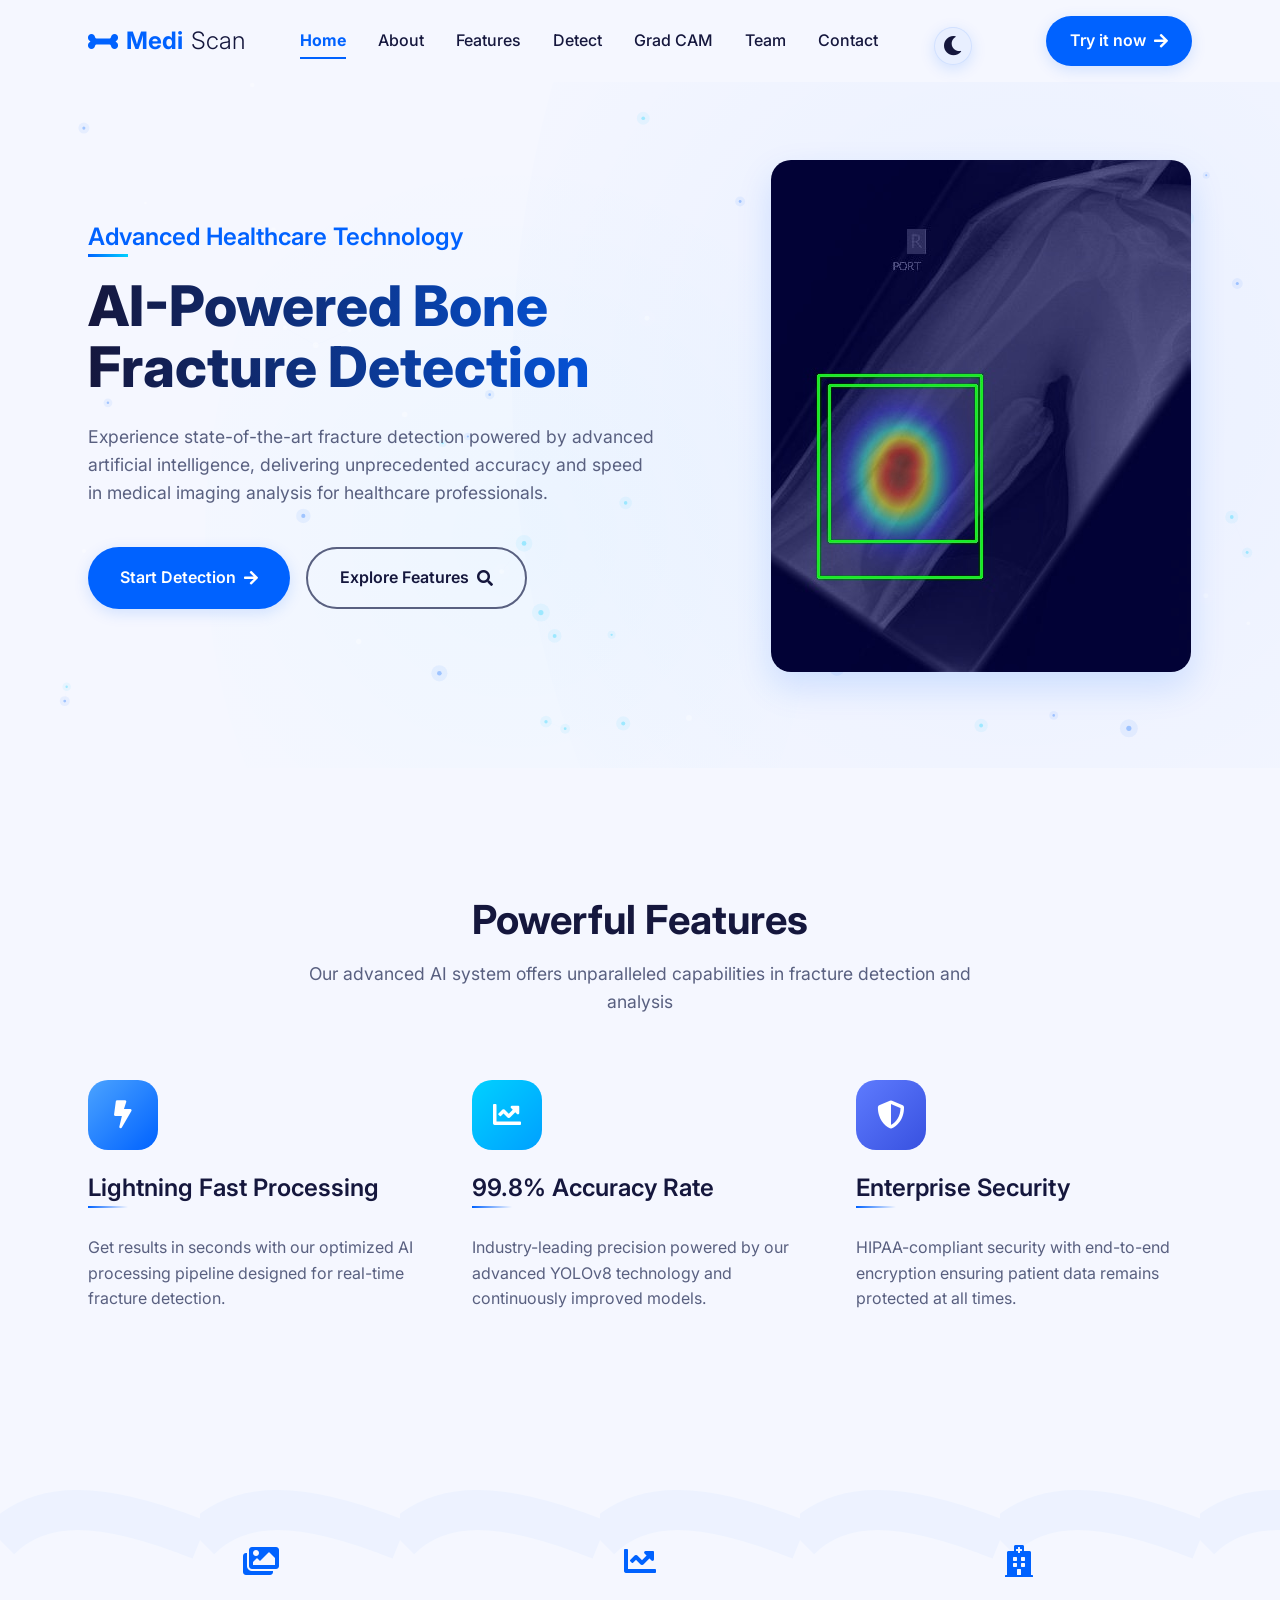
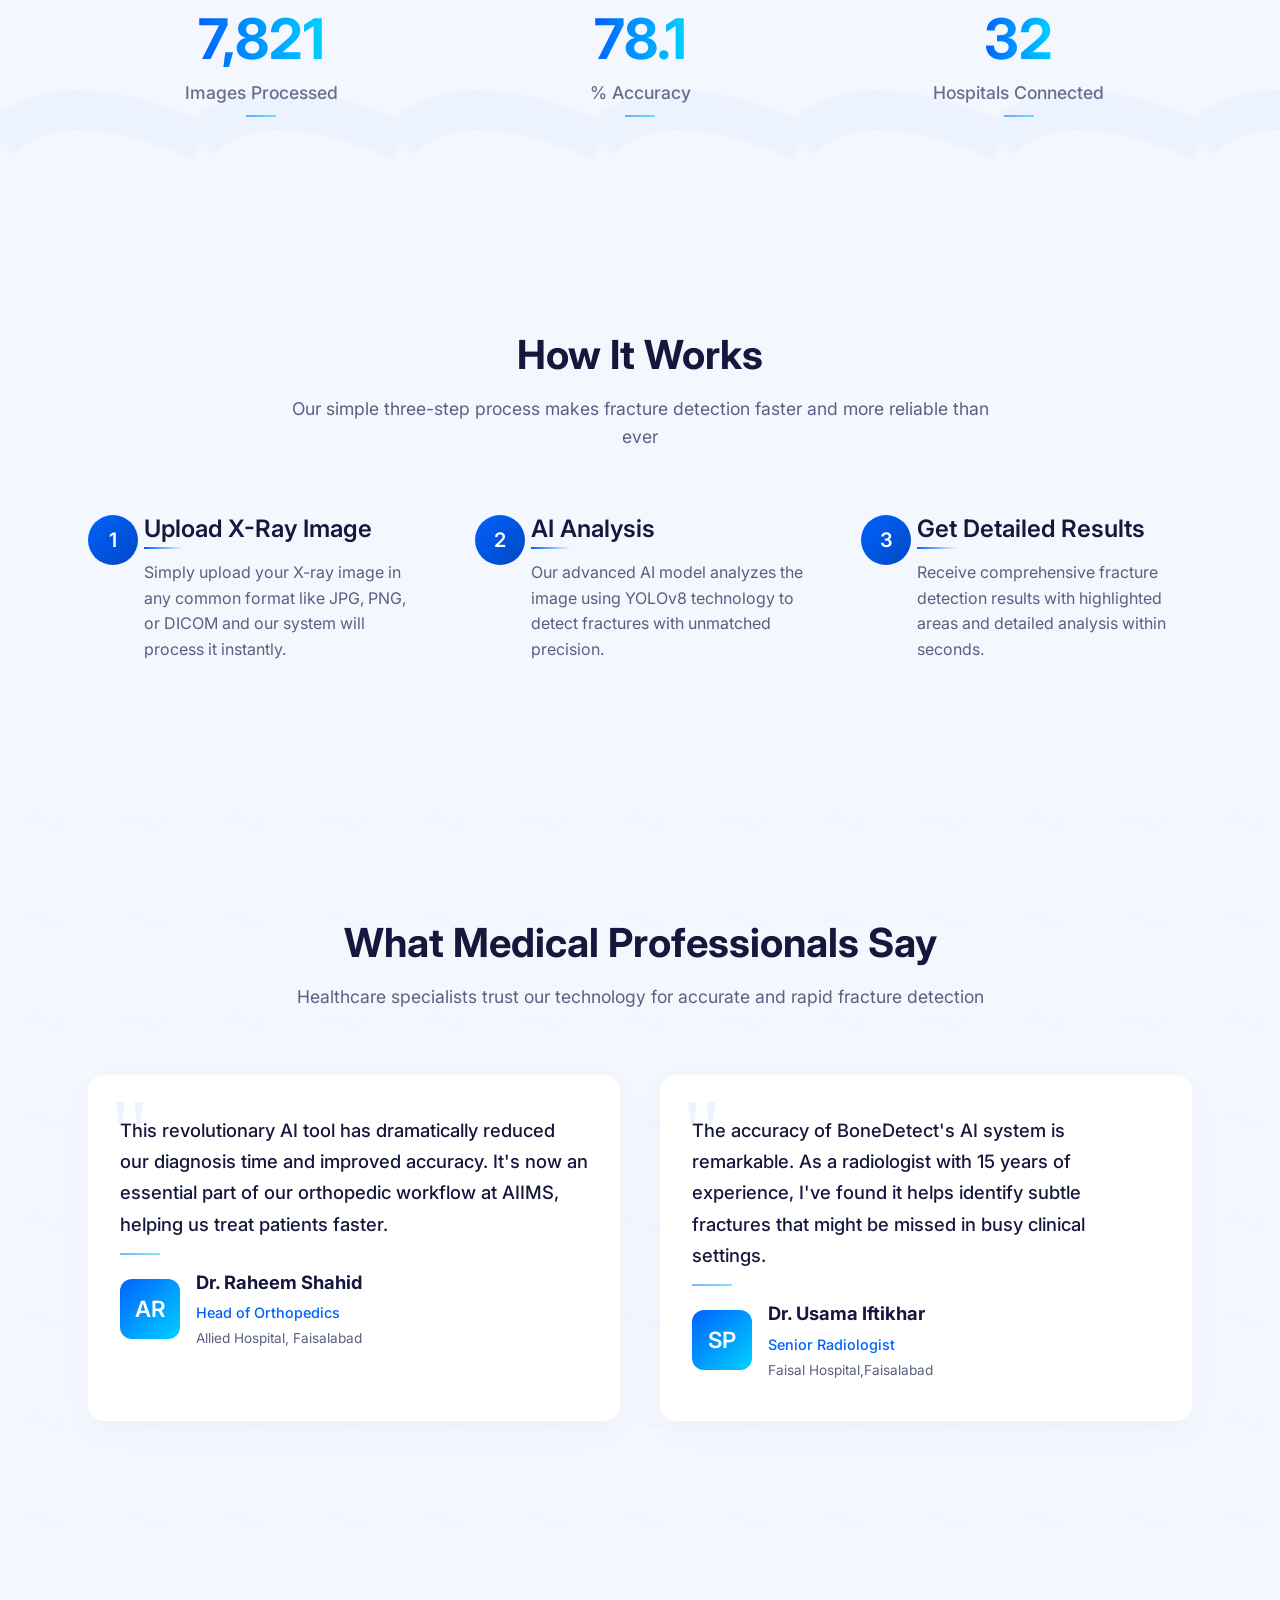
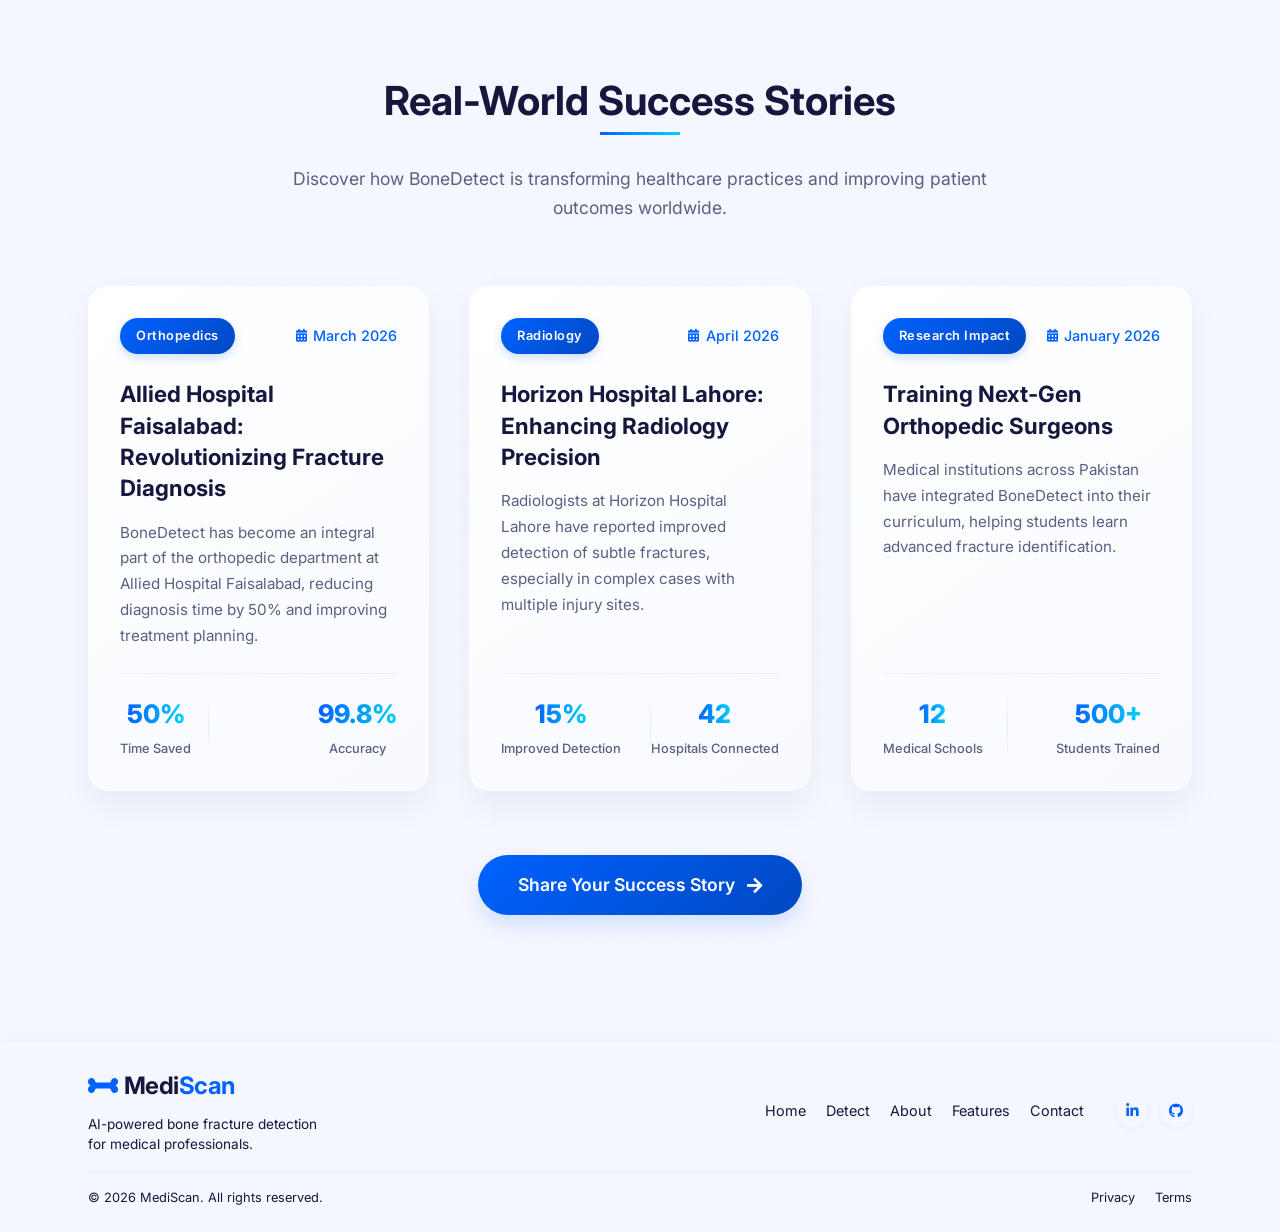
<file: frontend/index.html>
<!DOCTYPE html>
<html lang="en">

<head>
  <script src="theme-handler.js"></script>
  <meta charset="UTF-8" />
  <meta name="viewport" content="width=width=device-width, initial-scale=1.0" />
  <title>MediScan - Home</title>
  <link rel="stylesheet" href="styles.css?v=3" />
  <link rel="stylesheet" href="footer-styles.css?v=3" />
  <link rel="preconnect" href="https://fonts.googleapis.com">
  <link rel="preconnect" href="https://fonts.gstatic.com" crossorigin>
  <link href="https://fonts.googleapis.com/css2?family=Inter:wght@300;400;500;600;700;800&display=swap"
    rel="stylesheet">
  <link rel="stylesheet" href="https://cdnjs.cloudflare.com/ajax/libs/font-awesome/5.15.4/css/all.min.css" />
  <style>
    :root {
      --primary: #0062FF;
      --primary-dark: #0048c2;
      --secondary: #EAEFFF;
      --accent: #00D1FF;
      --text: #15173D;
      --text-light: #596080;
      --surface-1: #FFFFFF;
      --surface-2: #F5F7FF;
      --white: #FFFFFF;
      --heading-font: 'Inter', sans-serif;
      --body-font: 'Inter', sans-serif;
    }

    * {
      margin: 0;
      padding: 0;
      box-sizing: border-box;
    }

    @keyframes fade-in {
      0% {
        opacity: 0;
        transform: translateY(20px);
      }

      100% {
        opacity: 1;
        transform: translateY(0);
      }
    }

    @keyframes slide-in-left {
      0% {
        opacity: 0;
        transform: translateX(-30px);
      }

      100% {
        opacity: 1;
        transform: translateX(0);
      }
    }

    @keyframes slide-in-right {
      0% {
        opacity: 0;
        transform: translateX(30px);
      }

      100% {
        opacity: 1;
        transform: translateX(0);
      }
    }

    @keyframes scale-in {
      0% {
        opacity: 0;
        transform: scale(0.9);
      }

      100% {
        opacity: 1;
        transform: scale(1);
      }
    }

    @keyframes float {
      0% {
        transform: translateY(0px);
      }

      50% {
        transform: translateY(-10px);
      }

      100% {
        transform: translateY(0px);
      }
    }

    @keyframes floating {
      0% {
        transform: translateY(0px) rotate(0deg);
      }

      25% {
        transform: translateY(-15px) rotate(1deg);
      }

      50% {
        transform: translateY(0px) rotate(0deg);
      }

      75% {
        transform: translateY(8px) rotate(-1deg);
      }

      100% {
        transform: translateY(0px) rotate(0deg);
      }
    }

    @keyframes shadow-pulse {
      0% {
        transform: scale(1);
        opacity: 0.5;
      }

      25% {
        transform: scale(0.8);
        opacity: 0.3;
      }

      50% {
        transform: scale(1);
        opacity: 0.5;
      }

      75% {
        transform: scale(1.2);
        opacity: 0.7;
      }

      100% {
        transform: scale(1);
        opacity: 0.5;
      }
    }

    body {
      font-family: var(--body-font);
      background-color: var(--surface-2);
      color: var(--text);
      line-height: 1.6;
      overflow-x: hidden;
      margin: 0;
    }

    /* HEADER AND NAVIGATION - Make it consistent with other pages */
    .header {
      position: fixed;
      top: 0;
      left: 0;
      width: 100%;
      z-index: 1000;
      transition: background-color 0.3s ease, box-shadow 0.3s ease;
      padding: 1rem 0;
      background-color: var(--surface-2);
    }

    .header.scrolled {
      background-color: var(--surface-2);
      backdrop-filter: blur(10px);
      box-shadow: 0 4px 20px rgba(0, 0, 0, 0.06);
    }

    .container {
      width: 90%;
      max-width: 1400px;
      margin: 0 auto;
    }

    .nav-container {
      display: flex;
      justify-content: space-between;
      align-items: center;
    }

    .logo {
      font-weight: 700;
      font-size: 1.5rem;
      color: var(--primary);
      text-decoration: none;
      display: flex;
      align-items: center;
      gap: 0.5rem;
    }

    .logo span {
      font-weight: 300;
      color: var(--text);
    }

    .nav-links {
      display: flex;
      gap: 2rem;
      align-items: center;
    }

    .nav-links a {
      color: var(--text);
      text-decoration: none;
      font-weight: 500;
      font-size: 1rem;
      transition: color 0.3s ease;
      position: relative;
    }

    .nav-links a::after {
      content: '';
      position: absolute;
      bottom: -5px;
      left: 0;
      width: 0;
      height: 2px;
      background-color: var(--primary);
      transition: width 0.3s ease;
    }

    .nav-links a:hover {
      color: var(--primary);
    }

    .nav-links a:hover::after {
      width: 100%;
    }

    .active-indicator {
      display: block;
      position: absolute;
      bottom: -5px;
      left: 0;
      width: 100%;
      height: 2px;
      background-color: var(--primary);
    }

    .cta-button {
      background-color: var(--primary);
      color: var(--white);
      border: none;
      border-radius: 50px;
      padding: 0.75rem 1.5rem;
      font-weight: 600;
      cursor: pointer;
      transition: transform 0.3s ease, background-color 0.3s ease, box-shadow 0.3s ease;
      box-shadow: 0 4px 15px rgba(0, 98, 255, 0.15);
      display: inline-flex;
      align-items: center;
      gap: 0.5rem;
      text-decoration: none;
    }

    .cta-button:hover {
      background-color: var(--primary-dark);
      transform: translateY(-2px);
      box-shadow: 0 6px 20px rgba(0, 98, 255, 0.2);
    }

    .mobile-menu-button {
      display: none;
      background: none;
      border: none;
      color: var(--text);
      font-size: 1.5rem;
      cursor: pointer;
    }

    /* HERO SECTION - Make top padding consistent with fixed header */
    .hero {
      padding-top: 10rem;
      padding-bottom: 6rem;
      position: relative;
      overflow: hidden;
    }

    .hero-bg {
      position: absolute;
      top: -50%;
      right: -20%;
      width: 80%;
      height: 200%;
      background: radial-gradient(circle at center, rgba(0, 98, 255, 0.05) 0%, rgba(234, 239, 255, 0) 70%);
      border-radius: 50%;
      z-index: -1;
      animation: float 10s ease-in-out infinite;
    }

    #hero-particles-canvas {
      position: absolute;
      top: 0;
      left: 0;
      width: 100%;
      height: 100%;
      z-index: 0;
      pointer-events: none;
    }

    .hero-bg::after {
      content: '';
      position: absolute;
      top: 30%;
      left: -30%;
      width: 60%;
      height: 60%;
      background: radial-gradient(circle at center, rgba(0, 209, 255, 0.03) 0%, rgba(234, 239, 255, 0) 70%);
      border-radius: 50%;
      z-index: -1;
      animation: float 15s ease-in-out infinite reverse;
    }

    .hero-grid {
      display: grid;
      grid-template-columns: 1.2fr 0.8fr;
      gap: 3rem;
      align-items: center;
      position: relative;
      z-index: 2;
    }

    .hero-content {
      position: relative;
      z-index: 2;
      animation: fade-in 1s ease forwards;
    }

    .hero-heading {
      font-size: 3.5rem;
      line-height: 1.1;
      margin-bottom: 1.5rem;
      font-family: var(--heading-font);
      font-weight: 800;
      background: linear-gradient(90deg, var(--text) 0%, var(--primary) 100%);
      -webkit-background-clip: text;
      -webkit-text-fill-color: transparent;
    }

    .hero-subheading {
      font-size: 1.5rem;
      color: var(--primary);
      margin-bottom: 1.5rem;
      font-weight: 600;
      position: relative;
      display: inline-block;
    }

    .hero-subheading::after {
      content: "";
      position: absolute;
      bottom: -5px;
      left: 0;
      width: 40px;
      height: 3px;
      background: linear-gradient(90deg, var(--primary) 0%, var(--accent) 100%);
    }

    .hero-description {
      font-size: 1.1rem;
      color: var(--text-light);
      margin-bottom: 2.5rem;
      max-width: 90%;
    }

    .hero-buttons {
      display: flex;
      gap: 1rem;
    }

    .hero-image-container {
      display: flex;
      justify-content: center;
      align-items: center;
      position: relative;
      z-index: 2;
    }

    .hero-image {
      max-width: 100%;
      height: auto;
      border-radius: 20px;
      box-shadow: 0 15px 35px rgba(0, 98, 255, 0.15);
      animation: floating 6s ease-in-out infinite;
      transition: all 0.3s ease;
    }

    .hero-image::after {
      content: '';
      position: absolute;
      width: 90%;
      height: 10px;
      bottom: -10px;
      left: 5%;
      border-radius: 50%;
      background: rgba(0, 0, 0, 0.1);
      filter: blur(5px);
      animation: shadow-pulse 6s ease-in-out infinite;
    }

    /* FEATURES SECTION - Redesigned without cards */
    .features {
      padding: 8rem 0;
      position: relative;
    }

    .section-title {
      font-size: 2.5rem;
      margin-bottom: 1rem;
      text-align: center;
      font-weight: 700;
    }

    .section-description {
      font-size: 1.1rem;
      color: var(--text-light);
      text-align: center;
      max-width: 700px;
      margin: 0 auto 4rem;
    }

    .features-grid {
      display: grid;
      grid-template-columns: repeat(3, 1fr);
      gap: 3rem;
    }

    .feature {
      position: relative;
      opacity: 0;
      transform: translateY(20px);
      transition: transform 0.3s ease;
      display: flex;
      flex-direction: column;
    }

    .feature:hover {
      transform: translateY(-5px);
    }

    .feature-icon {
      display: inline-flex;
      align-items: center;
      justify-content: center;
      width: 70px;
      height: 70px;
      border-radius: 20px;
      margin-bottom: 1.5rem;
      font-size: 1.75rem;
      color: var(--white);
      position: relative;
    }

    .feature:nth-child(1) .feature-icon {
      background: linear-gradient(135deg, #4BA3FF, #0062FF);
    }

    .feature:nth-child(2) .feature-icon {
      background: linear-gradient(135deg, #00D1FF, #00A0FF);
    }

    .feature:nth-child(3) .feature-icon {
      background: linear-gradient(135deg, #5E7BFE, #3851E0);
    }

    .feature-title {
      font-size: 1.5rem;
      margin-bottom: 1rem;
      font-weight: 600;
      color: var(--text);
      position: relative;
    }

    .feature-title::after {
      content: '';
      position: absolute;
      bottom: -5px;
      left: 0;
      width: 40px;
      height: 2px;
      background: linear-gradient(90deg, var(--primary), transparent);
    }

    .feature-description {
      color: var(--text-light);
      font-size: 1rem;
      line-height: 1.6;
      margin-top: 1rem;
    }

    /* STATISTICS SECTION - Redesigned without card style */
    .stats {
      padding: 4rem 0;
      position: relative;
      background: url('data:image/svg+xml;utf8,<svg width="100" height="100" viewBox="0 0 100 100" xmlns="http://www.w3.org/2000/svg"><path d="M0 50 C20 30, 50 30, 100 50" stroke="rgba(0,98,255,0.03)" fill="none" stroke-width="20"/></svg>');
      background-size: 200px;
    }

    .stats-container {
      background: none;
      border-radius: 0;
      padding: 0;
      color: var(--text);
      display: flex;
      justify-content: space-between;
      gap: 2rem;
      text-align: center;
      box-shadow: none;
    }

    .stat-item {
      opacity: 0;
      transform: translateY(20px);
      position: relative;
      flex: 1;
      display: flex;
      flex-direction: column;
      align-items: center;
      padding: 2rem 0;
    }

    .stat-item::after {
      content: "";
      position: absolute;
      top: 15%;
      right: 0;
      height: 70%;
      width: 1px;
      background: linear-gradient(to bottom, transparent, var(--primary-light), transparent);
      opacity: 0.5;
    }

    .stat-item:last-child::after {
      display: none;
    }

    .stat-icon {
      margin-bottom: 1.5rem;
      font-size: 2rem;
      color: var(--primary);
    }

    .stat-number {
      font-size: 3.5rem;
      font-weight: 700;
      line-height: 1;
      margin-bottom: 0.75rem;
      background: linear-gradient(90deg, var(--primary) 0%, var(--accent) 100%);
      -webkit-background-clip: text;
      -webkit-text-fill-color: transparent;
    }

    .stat-label {
      font-size: 1.1rem;
      color: var(--text-light);
      font-weight: 500;
      position: relative;
    }

    .stat-label::after {
      content: "";
      position: absolute;
      bottom: -10px;
      left: 50%;
      transform: translateX(-50%);
      width: 30px;
      height: 2px;
      background: linear-gradient(90deg, var(--primary), var(--accent));
      opacity: 0.6;
    }

    /* WORKFLOW SECTION - Redesigned without cards */
    .workflow {
      padding: 8rem 0;
      position: relative;
      overflow: hidden;
    }

    .workflow-grid {
      display: flex;
      justify-content: space-between;
      gap: 3.5rem;
      position: relative;
      counter-reset: workflow-counter;
      margin-top: 3rem;
    }

    .workflow-item {
      flex: 1;
      position: relative;
      padding-left: 3.5rem;
      opacity: 0;
      transform: translateY(20px);
      transition: transform 0.3s ease;
    }

    .workflow-item:hover {
      transform: translateY(-5px);
    }

    .workflow-item:before {
      counter-increment: workflow-counter;
      content: counter(workflow-counter);
      position: absolute;
      left: 0;
      top: 0;
      width: 50px;
      height: 50px;
      background: linear-gradient(135deg, var(--primary) 0%, var(--primary-dark) 100%);
      color: var(--white);
      border-radius: 50%;
      display: flex;
      align-items: center;
      justify-content: center;
      font-weight: 600;
      font-size: 1.25rem;
    }

    .workflow-title {
      font-size: 1.5rem;
      margin-bottom: 1rem;
      font-weight: 600;
      color: var(--text);
      position: relative;
    }

    .workflow-title::after {
      content: "";
      position: absolute;
      bottom: -5px;
      left: 0;
      width: 40px;
      height: 2px;
      background: linear-gradient(90deg, var(--primary), transparent);
    }

    .workflow-description {
      color: var(--text-light);
      font-size: 1rem;
      line-height: 1.6;
      text-align: left;
    }

    .workflow-connect {
      position: absolute;
      top: 25px;
      left: 50%;
      transform: translateX(-50%);
      height: 1px;
      width: 50%;
      background: linear-gradient(to right,
          transparent,
          var(--primary-light) 20%,
          var(--primary-light) 80%,
          transparent);
      opacity: 0.4;
    }

    /* TESTIMONIALS SECTION - Enhanced Design with Indian Doctors */
    .testimonials {
      padding: 8rem 0;
      background-color: var(--surface-2);
      position: relative;
    }

    .testimonials::before {
      content: "";
      position: absolute;
      top: 0;
      left: 0;
      width: 100%;
      height: 100%;
      background: url('data:image/svg+xml;utf8,<svg width="100" height="100" viewBox="0 0 100 100" xmlns="http://www.w3.org/2000/svg"><path d="M25,30 Q35,20 45,30 T65,30" stroke="rgba(0,98,255,0.03)" fill="none" stroke-width="4"/></svg>');
      opacity: 0.5;
      z-index: 0;
    }

    .testimonials-grid {
      display: grid;
      grid-template-columns: repeat(2, 1fr);
      gap: 2.5rem;
      position: relative;
      z-index: 1;
    }

    .testimonial {
      background: var(--surface-1);
      border-radius: 16px;
      padding: 2.5rem 2rem;
      box-shadow: 0 10px 35px rgba(0, 0, 0, 0.03);
      position: relative;
      opacity: 0;
      transform: translateY(20px);
      transition: transform 0.3s ease, box-shadow 0.3s ease;
    }

    .testimonial:hover {
      transform: translateY(-5px);
      box-shadow: 0 15px 35px rgba(0, 98, 255, 0.1);
    }

    .testimonial-quote {
      font-size: 1.15rem;
      color: var(--text);
      margin-bottom: 1.75rem;
      font-weight: 500;
      line-height: 1.7;
      position: relative;
    }

    .testimonial-quote::before {
      content: '"';
      position: absolute;
      top: -30px;
      left: -10px;
      font-size: 6rem;
      color: rgba(0, 98, 255, 0.07);
      font-family: serif;
      line-height: 1;
    }

    .testimonial-author {
      display: flex;
      align-items: center;
      gap: 1rem;
      margin-top: 1rem;
      position: relative;
    }

    .testimonial-author::before {
      content: "";
      position: absolute;
      top: -15px;
      left: 0;
      width: 40px;
      height: 2px;
      background: linear-gradient(90deg, var(--primary) 0%, var(--accent) 100%);
      opacity: 0.5;
    }

    .testimonial-avatar {
      width: 60px;
      height: 60px;
      border-radius: 12px;
      background: linear-gradient(135deg, var(--primary) 0%, var(--accent) 100%);
      color: var(--white);
      display: flex;
      align-items: center;
      justify-content: center;
      font-weight: 600;
      font-size: 1.4rem;
    }

    .testimonial-info {
      flex: 1;
    }

    .testimonial-name {
      font-weight: 700;
      font-size: 1.15rem;
      margin-bottom: 0.25rem;
      color: var(--text);
    }

    .testimonial-role {
      color: var(--primary);
      font-size: 0.9rem;
      font-weight: 500;
    }

    .testimonial-hospital {
      color: var(--text-light);
      font-size: 0.85rem;
      margin-top: 0.25rem;
    }

    /* SUCCESS STORIES SECTION - Enhanced Card Design */
    .success-stories {
      padding: 8rem 0;
      position: relative;
      background-color: var(--surface-2);
      overflow: hidden;
    }

    .success-stories-bg {
      position: absolute;
      top: 0;
      left: 0;
      width: 100%;
      height: 100%;
      background: url('data:image/svg+xml;utf8,<svg width="60" height="60" viewBox="0 0 60 60" xmlns="http://www.w3.org/2000/svg"><path d="M15 15 L45 15 L45 45 L15 45 Z" stroke="rgba(0,98,255,0.03)" fill="none" stroke-width="1"/></svg>');
      opacity: 0.3;
      z-index: 0;
    }

    .success-stories-header {
      text-align: center;
      position: relative;
      margin-bottom: 4rem;
    }

    .success-stories-title {
      font-size: 2.5rem;
      margin-bottom: 1rem;
      font-weight: 700;
      color: var(--text);
      position: relative;
      display: inline-block;
    }

    .success-stories-title::after {
      content: "";
      position: absolute;
      bottom: -10px;
      left: 50%;
      transform: translateX(-50%);
      width: 80px;
      height: 3px;
      background: linear-gradient(90deg, var(--primary), var(--accent));
    }

    .success-stories-subtitle {
      font-size: 1.1rem;
      color: var(--text-light);
      max-width: 700px;
      margin: 1.5rem auto 0;
    }

    .success-stories-grid {
      display: grid;
      grid-template-columns: repeat(3, 1fr);
      gap: 2.5rem;
      position: relative;
      z-index: 1;
    }

    .success-story {
      background: linear-gradient(145deg, var(--surface-1), #f8faff);
      border-radius: 20px;
      overflow: hidden;
      box-shadow: 0 15px 35px rgba(0, 0, 0, 0.05);
      transition: all 0.4s cubic-bezier(0.175, 0.885, 0.32, 1.275);
      opacity: 0;
      transform: translateY(20px);
      position: relative;
      height: 100%;
      display: flex;
      flex-direction: column;
    }

    .success-story:hover {
      transform: translateY(-10px);
      box-shadow: 0 25px 50px rgba(0, 98, 255, 0.15);
    }

    .success-story-content {
      padding: 2rem;
      flex: 1;
      display: flex;
      flex-direction: column;
    }

    .success-story-meta {
      display: flex;
      justify-content: space-between;
      align-items: center;
      margin-bottom: 1.5rem;
    }

    .success-story-tag {
      background: linear-gradient(135deg, var(--primary), var(--primary-dark));
      color: var(--white);
      padding: 0.5rem 1rem;
      border-radius: 50px;
      font-size: 0.8rem;
      font-weight: 600;
      letter-spacing: 0.5px;
      box-shadow: 0 4px 10px rgba(0, 98, 255, 0.2);
      display: inline-block;
    }

    .success-story-date {
      color: var(--primary);
      font-size: 0.9rem;
      font-weight: 500;
      display: flex;
      align-items: center;
    }

    .success-story-date i {
      margin-right: 0.4rem;
      font-size: 0.8rem;
    }

    .success-story-title {
      font-size: 1.4rem;
      font-weight: 700;
      margin-bottom: 1rem;
      color: var(--text);
      line-height: 1.4;
      transition: color 0.3s ease;
      position: relative;
    }

    .success-story:hover .success-story-title {
      color: var(--primary);
    }

    .success-story-title::after {
      content: "";
      position: absolute;
      bottom: -8px;
      left: 0;
      width: 0;
      height: 2px;
      background: linear-gradient(90deg, var(--primary), var(--accent));
      transition: width 0.3s ease;
    }

    .success-story:hover .success-story-title::after {
      width: 50px;
    }

    .success-story-excerpt {
      font-size: 0.95rem;
      color: var(--text-light);
      margin-bottom: 1.5rem;
      line-height: 1.7;
      flex-grow: 1;
    }

    .success-story-stats {
      display: flex;
      justify-content: space-between;
      border-top: 1px solid rgba(0, 0, 0, 0.05);
      padding-top: 1.25rem;
      margin-top: auto;
    }

    .success-story-stat {
      display: flex;
      flex-direction: column;
      align-items: center;
      position: relative;
      transition: transform 0.3s ease;
    }

    .success-story:hover .success-story-stat {
      transform: translateY(-5px);
    }

    .success-story-stat:first-child::after {
      content: "";
      position: absolute;
      top: 0;
      right: -25%;
      height: 100%;
      width: 1px;
      background: linear-gradient(to bottom, transparent, rgba(0, 98, 255, 0.1), transparent);
    }

    .success-story-stat-value {
      font-weight: 800;
      font-size: 1.6rem;
      color: var(--primary);
      margin-bottom: 0.25rem;
      background: linear-gradient(90deg, var(--primary), var(--accent));
      -webkit-background-clip: text;
      -webkit-text-fill-color: transparent;
    }

    .success-story-stat-label {
      font-size: 0.8rem;
      color: var(--text-light);
      font-weight: 500;
    }

    .success-story-link {
      position: absolute;
      bottom: 0;
      right: 0;
      background: var(--primary);
      color: var(--white);
      width: 40px;
      height: 40px;
      display: flex;
      align-items: center;
      justify-content: center;
      border-radius: 20px 0 0 0;
      transition: all 0.3s ease;
      opacity: 0;
      transform: translate(100%, 100%);
    }

    .success-story:hover .success-story-link {
      opacity: 1;
      transform: translate(0, 0);
    }

    .success-stories-cta {
      margin-top: 4rem;
      text-align: center;
    }

    .btn-success-stories {
      background: linear-gradient(135deg, var(--primary) 0%, var(--primary-dark) 100%);
      color: var(--white);
      border: none;
      border-radius: 50px;
      padding: 1rem 2.5rem;
      font-weight: 600;
      font-size: 1.1rem;
      cursor: pointer;
      transition: all 0.3s ease;
      box-shadow: 0 10px 20px rgba(0, 98, 255, 0.15);
      display: inline-flex;
      align-items: center;
      gap: 0.75rem;
      text-decoration: none;
      position: relative;
      overflow: hidden;
    }

    .btn-success-stories::before {
      content: "";
      position: absolute;
      top: 0;
      left: -100%;
      width: 100%;
      height: 100%;
      background: linear-gradient(90deg, transparent, rgba(255, 255, 255, 0.2), transparent);
      transition: left 0.7s ease;
    }

    .btn-success-stories:hover {
      transform: translateY(-3px);
      box-shadow: 0 15px 30px rgba(0, 98, 255, 0.2);
    }

    .btn-success-stories:hover::before {
      left: 100%;
    }

    @media (max-width: 1200px) {
      .success-stories-grid {
        grid-template-columns: repeat(2, 1fr);
      }
    }

    @media (max-width: 768px) {
      .success-stories-grid {
        grid-template-columns: 1fr;
      }

      .success-story {
        max-width: 500px;
        margin: 0 auto;
      }
    }



    /* RESPONSIVE STYLES */
    @media (max-width: 1200px) {
      .hero-heading {
        font-size: 3rem;
      }

      .features-grid,
      .workflow-grid {
        grid-template-columns: repeat(2, 1fr);
      }

      .stats-container {
        padding: 3rem 2rem;
      }
    }

    @media (max-width: 992px) {
      .hero-grid {
        grid-template-columns: 1fr;
      }

      .hero-heading {
        font-size: 2.5rem;
      }

      .nav-links {
        display: none;
      }

      .mobile-menu-button {
        display: block;
      }

      .mobile-nav {
        position: fixed;
        top: 0;
        left: 0;
        width: 100%;
        height: 100vh;
        background-color: var(--white);
        display: flex;
        flex-direction: column;
        padding: 2rem;
        transform: translateY(-100%);
        transition: transform 0.3s ease;
        z-index: 1001;
      }

      .mobile-nav.active {
        transform: translateY(0);
      }

      .mobile-nav-header {
        display: flex;
        justify-content: space-between;
        align-items: center;
        margin-bottom: 2rem;
      }

      .mobile-nav-close {
        background: none;
        border: none;
        font-size: 1.5rem;
        cursor: pointer;
      }

      .mobile-nav-links {
        display: flex;
        flex-direction: column;
        gap: 1.5rem;
      }

      .mobile-nav-links a {
        color: var(--text);
        text-decoration: none;
        font-size: 1.2rem;
        font-weight: 600;
      }

      .footer-grid {
        grid-template-columns: repeat(2, 1fr);
      }
    }

    @media (max-width: 768px) {
      .hero-heading {
        font-size: 2.2rem;
      }

      .features-grid,
      .workflow-grid,
      .testimonials-grid,
      .stats-container {
        grid-template-columns: 1fr;
      }

      .stats-container {
        padding: 2.5rem 1.5rem;
      }

      .section-title {
        font-size: 2rem;
      }

      .workflow-connect {
        display: none;
      }

      .footer-bottom {
        flex-direction: column;
        gap: 1rem;
        text-align: center;
      }

      .footer-legal {
        justify-content: center;
      }
    }

    @media (max-width: 480px) {
      .hero-buttons {
        flex-direction: column;
        gap: 1rem;
      }

      .footer-grid {
        grid-template-columns: 1fr;
      }

      .cta-container {
        padding: 3rem 1.5rem;
      }

      .cta-title {
        font-size: 2rem;
      }
    }
  </style>
</head>

<body>
  <!-- NAVIGATION -->
  <div id="nav-placeholder"></div>

  <!-- HERO SECTION -->
  <section class="hero">
    <div class="hero-bg"></div>
    <div class="container hero-grid">
      <div class="hero-content">
        <h2 class="hero-subheading">Advanced Healthcare Technology</h2>
        <h1 class="hero-heading">AI-Powered Bone Fracture Detection</h1>
        <p class="hero-description">
          Experience state-of-the-art fracture detection powered by advanced artificial intelligence,
          delivering unprecedented accuracy and speed in medical imaging analysis for healthcare professionals.
        </p>
        <div class="hero-buttons">
          <a href="detect.html" class="btn-primary">
            Start Detection <i class="fas fa-arrow-right"></i>
          </a>
          <a href="features.html" class="btn-secondary">
            Explore Features <i class="fas fa-search"></i>
          </a>
        </div>
      </div>
      <div class="hero-image-container">
        <img src="images/ai-fracture-detection.jpg" alt="AI-Powered Bone Fracture Detection Illustration"
          class="hero-image">
      </div>
    </div>
  </section>

  <!-- FEATURES SECTION -->
  <section class="features">
    <div class="container">
      <h2 class="section-title">Powerful Features</h2>
      <p class="section-description">
        Our advanced AI system offers unparalleled capabilities in fracture detection and analysis
      </p>
      <div class="features-grid">
        <div class="feature" data-aos="fade-up" data-aos-delay="100">
          <div class="feature-icon">
            <i class="fas fa-bolt"></i>
          </div>
          <h3 class="feature-title">Lightning Fast Processing</h3>
          <p class="feature-description">
            Get results in seconds with our optimized AI processing pipeline designed for real-time fracture detection.
          </p>
        </div>
        <div class="feature" data-aos="fade-up" data-aos-delay="200">
          <div class="feature-icon">
            <i class="fas fa-chart-line"></i>
          </div>
          <h3 class="feature-title">99.8% Accuracy Rate</h3>
          <p class="feature-description">
            Industry-leading precision powered by our advanced YOLOv8 technology and continuously improved models.
          </p>
        </div>
        <div class="feature" data-aos="fade-up" data-aos-delay="300">
          <div class="feature-icon">
            <i class="fas fa-shield-alt"></i>
          </div>
          <h3 class="feature-title">Enterprise Security</h3>
          <p class="feature-description">
            HIPAA-compliant security with end-to-end encryption ensuring patient data remains protected at all times.
          </p>
        </div>
      </div>
    </div>
  </section>

  <!-- STATISTICS SECTION -->
  <section class="stats">
    <div class="container">
      <div class="stats-container">
        <div class="stat-item" data-aos="fade-up" data-aos-delay="100">
          <div class="stat-icon"><i class="fas fa-images"></i></div>
          <div class="stat-number" data-target="10000">0</div>
          <div class="stat-label">Images Processed</div>
        </div>
        <div class="stat-item" data-aos="fade-up" data-aos-delay="200">
          <div class="stat-icon"><i class="fas fa-chart-line"></i></div>
          <div class="stat-number" data-target="99.8">0</div>
          <div class="stat-label">% Accuracy</div>
        </div>
        <div class="stat-item" data-aos="fade-up" data-aos-delay="300">
          <div class="stat-icon"><i class="fas fa-hospital"></i></div>
          <div class="stat-number" data-target="42">0</div>
          <div class="stat-label">Hospitals Connected</div>
        </div>
      </div>
    </div>
  </section>

  <!-- WORKFLOW SECTION -->
  <section class="workflow">
    <div class="container">
      <h2 class="section-title">How It Works</h2>
      <p class="section-description">
        Our simple three-step process makes fracture detection faster and more reliable than ever
      </p>
      <div class="workflow-grid">
        <div class="workflow-connect"></div>
        <div class="workflow-connect"></div>
        <div class="workflow-item" data-aos="fade-right" data-aos-delay="100">
          <h3 class="workflow-title">Upload X-Ray Image</h3>
          <p class="workflow-description">
            Simply upload your X-ray image in any common format like JPG, PNG, or DICOM and our system will process it
            instantly.
          </p>
        </div>
        <div class="workflow-item" data-aos="fade-right" data-aos-delay="200">
          <h3 class="workflow-title">AI Analysis</h3>
          <p class="workflow-description">
            Our advanced AI model analyzes the image using YOLOv8 technology to detect fractures with unmatched
            precision.
          </p>
        </div>
        <div class="workflow-item" data-aos="fade-right" data-aos-delay="300">
          <h3 class="workflow-title">Get Detailed Results</h3>
          <p class="workflow-description">
            Receive comprehensive fracture detection results with highlighted areas and detailed analysis within
            seconds.
          </p>
        </div>
      </div>
    </div>
  </section>

  <!-- TESTIMONIALS SECTION -->
  <section class="testimonials">
    <div class="container">
      <h2 class="section-title">What Medical Professionals Say</h2>
      <p class="section-description">
        Healthcare specialists trust our technology for accurate and rapid fracture detection
      </p>
      <div class="testimonials-grid">
        <div class="testimonial" data-aos="fade-up" data-aos-delay="100">
          <p class="testimonial-quote">
            This revolutionary AI tool has dramatically reduced our diagnosis time and improved accuracy. It's now an
            essential part of our orthopedic workflow at AIIMS, helping us treat patients faster.
          </p>
          <div class="testimonial-author">
            <div class="testimonial-avatar">AR</div>
            <div class="testimonial-info">
              <div class="testimonial-name">Dr. Raheem Shahid</div>
              <div class="testimonial-role">Head of Orthopedics</div>
              <div class="testimonial-hospital">Allied Hospital, Faisalabad</div>
            </div>
          </div>
        </div>
        <div class="testimonial" data-aos="fade-up" data-aos-delay="200">
          <p class="testimonial-quote">
            The accuracy of BoneDetect's AI system is remarkable. As a radiologist with 15 years of experience, I've
            found it helps identify subtle fractures that might be missed in busy clinical settings.
          </p>
          <div class="testimonial-author">
            <div class="testimonial-avatar">SP</div>
            <div class="testimonial-info">
              <div class="testimonial-name">Dr. Usama Iftikhar</div>
              <div class="testimonial-role">Senior Radiologist</div>
              <div class="testimonial-hospital">Faisal Hospital,Faisalabad</div>
            </div>
          </div>
        </div>
      </div>
    </div>
  </section>

  <!-- SUCCESS STORIES SECTION -->
  <section class="success-stories">
    <div class="success-stories-bg"></div>
    <div class="container">
      <div class="success-stories-header">
        <h2 class="success-stories-title">Real-World Success Stories</h2>
        <p class="success-stories-subtitle">
          Discover how BoneDetect is transforming healthcare practices and improving patient outcomes worldwide.
        </p>
      </div>
      <div class="success-stories-grid">
        <div class="success-story" data-aos="fade-up" data-aos-delay="100">
          <div class="success-story-content">
            <div class="success-story-meta">
              <span class="success-story-tag">Orthopedics</span>
              <span class="success-story-date"><i class="fas fa-calendar-alt"></i> March 2026</span>
            </div>
            <h3 class="success-story-title">Allied Hospital Faisalabad: Revolutionizing Fracture Diagnosis</h3>
            <p class="success-story-excerpt">
              BoneDetect has become an integral part of the orthopedic department at Allied Hospital Faisalabad,
              reducing diagnosis time by 50% and improving treatment planning.
            </p>
            <div class="success-story-stats">
              <div class="success-story-stat">
                <span class="success-story-stat-value">50%</span>
                <span class="success-story-stat-label">Time Saved</span>
              </div>
              <div class="success-story-stat">
                <span class="success-story-stat-value">99.8%</span>
                <span class="success-story-stat-label">Accuracy</span>
              </div>
            </div>
          </div>
          <a href="contact.html" class="success-story-link"><i class="fas fa-arrow-right"></i></a>
        </div>
        <div class="success-story" data-aos="fade-up" data-aos-delay="200">
          <div class="success-story-content">
            <div class="success-story-meta">
              <span class="success-story-tag">Radiology</span>
              <span class="success-story-date"><i class="fas fa-calendar-alt"></i> April 2026</span>
            </div>
            <h3 class="success-story-title">Horizon Hospital Lahore: Enhancing Radiology Precision</h3>
            <p class="success-story-excerpt">
              Radiologists at Horizon Hospital Lahore have reported improved detection of subtle fractures, especially
              in
              complex cases with multiple injury sites.
            </p>
            <div class="success-story-stats">
              <div class="success-story-stat">
                <span class="success-story-stat-value">15%</span>
                <span class="success-story-stat-label">Improved Detection</span>
              </div>
              <div class="success-story-stat">
                <span class="success-story-stat-value">42</span>
                <span class="success-story-stat-label">Hospitals Connected</span>
              </div>
            </div>
          </div>
          <a href="contact.html" class="success-story-link"><i class="fas fa-arrow-right"></i></a>
        </div>
        <div class="success-story" data-aos="fade-up" data-aos-delay="300">
          <div class="success-story-content">
            <div class="success-story-meta">
              <span class="success-story-tag">Research Impact</span>
              <span class="success-story-date"><i class="fas fa-calendar-alt"></i> January 2026</span>
            </div>
            <h3 class="success-story-title">Training Next-Gen Orthopedic Surgeons</h3>
            <p class="success-story-excerpt">
              Medical institutions across Pakistan have integrated BoneDetect into their curriculum, helping students
              learn
              advanced fracture identification.
            </p>
            <div class="success-story-stats">
              <div class="success-story-stat">
                <span class="success-story-stat-value">12</span>
                <span class="success-story-stat-label">Medical Schools</span>
              </div>
              <div class="success-story-stat">
                <span class="success-story-stat-value">500+</span>
                <span class="success-story-stat-label">Students Trained</span>
              </div>
            </div>
          </div>
          <a href="contact.html" class="success-story-link"><i class="fas fa-arrow-right"></i></a>
        </div>
      </div>
      <div class="success-stories-cta">
        <a href="contact.html" class="btn-success-stories">
          Share Your Success Story <i class="fas fa-arrow-right"></i>
        </a>
      </div>
    </div>
  </section>

  <!-- FOOTER -->
  <div id="footer-placeholder"></div>

  <!-- Font Awesome -->
  <link rel="stylesheet" href="https://cdnjs.cloudflare.com/ajax/libs/font-awesome/5.15.4/css/all.min.css" />

  <!-- Scripts -->
  <script src="cursor-effect.js?v=3" defer></script>
  <script src="hero-particles.js?v=3" defer></script>
  <script src="nav-handler.js?v=3"></script>
  <script src="footer-handler.js?v=3"></script>
  <script>
    // Intersection Observer for animations
    const fadeElements = document.querySelectorAll('.feature, .stat-item, .workflow-item, .testimonial, .success-story');
    const observer = new IntersectionObserver((entries) => {
      entries.forEach(entry => {
        if (entry.isIntersecting) {
          entry.target.style.opacity = '1';
          entry.target.style.transform = 'translateY(0)';
          observer.unobserve(entry.target);
        }
      });
    }, { threshold: 0.1 });

    fadeElements.forEach(element => {
      observer.observe(element);
    });

    // Stats counter animation
    const statsSection = document.querySelector('.stats');
    const statNumbers = document.querySelectorAll('.stat-number');
    let animated = false;

    const statsObserver = new IntersectionObserver((entries) => {
      if (entries[0].isIntersecting && !animated) {
        animated = true;
        animateNumbers();
      }
    }, { threshold: 0.5 });

    if (statsSection) {
      statsObserver.observe(statsSection);
    }

    function animateNumbers() {
      statNumbers.forEach(statNumber => {
        const target = parseFloat(statNumber.dataset.target);
        const duration = 2000;
        const startTime = performance.now();

        function updateNumber(currentTime) {
          const elapsed = currentTime - startTime;
          const progress = Math.min(elapsed / duration, 1);
          const easing = 1 - Math.pow(1 - progress, 3); // Cubic ease-out

          const currentValue = easing * target;

          if (Number.isInteger(target)) {
            statNumber.textContent = Math.floor(currentValue).toLocaleString();
          } else {
            statNumber.textContent = currentValue.toFixed(1);
          }

          if (progress < 1) {
            requestAnimationFrame(updateNumber);
          } else {
            statNumber.textContent = target.toString();
          }
        }

        requestAnimationFrame(updateNumber);
      });
    }
  </script>
</body>

</html>
</file>
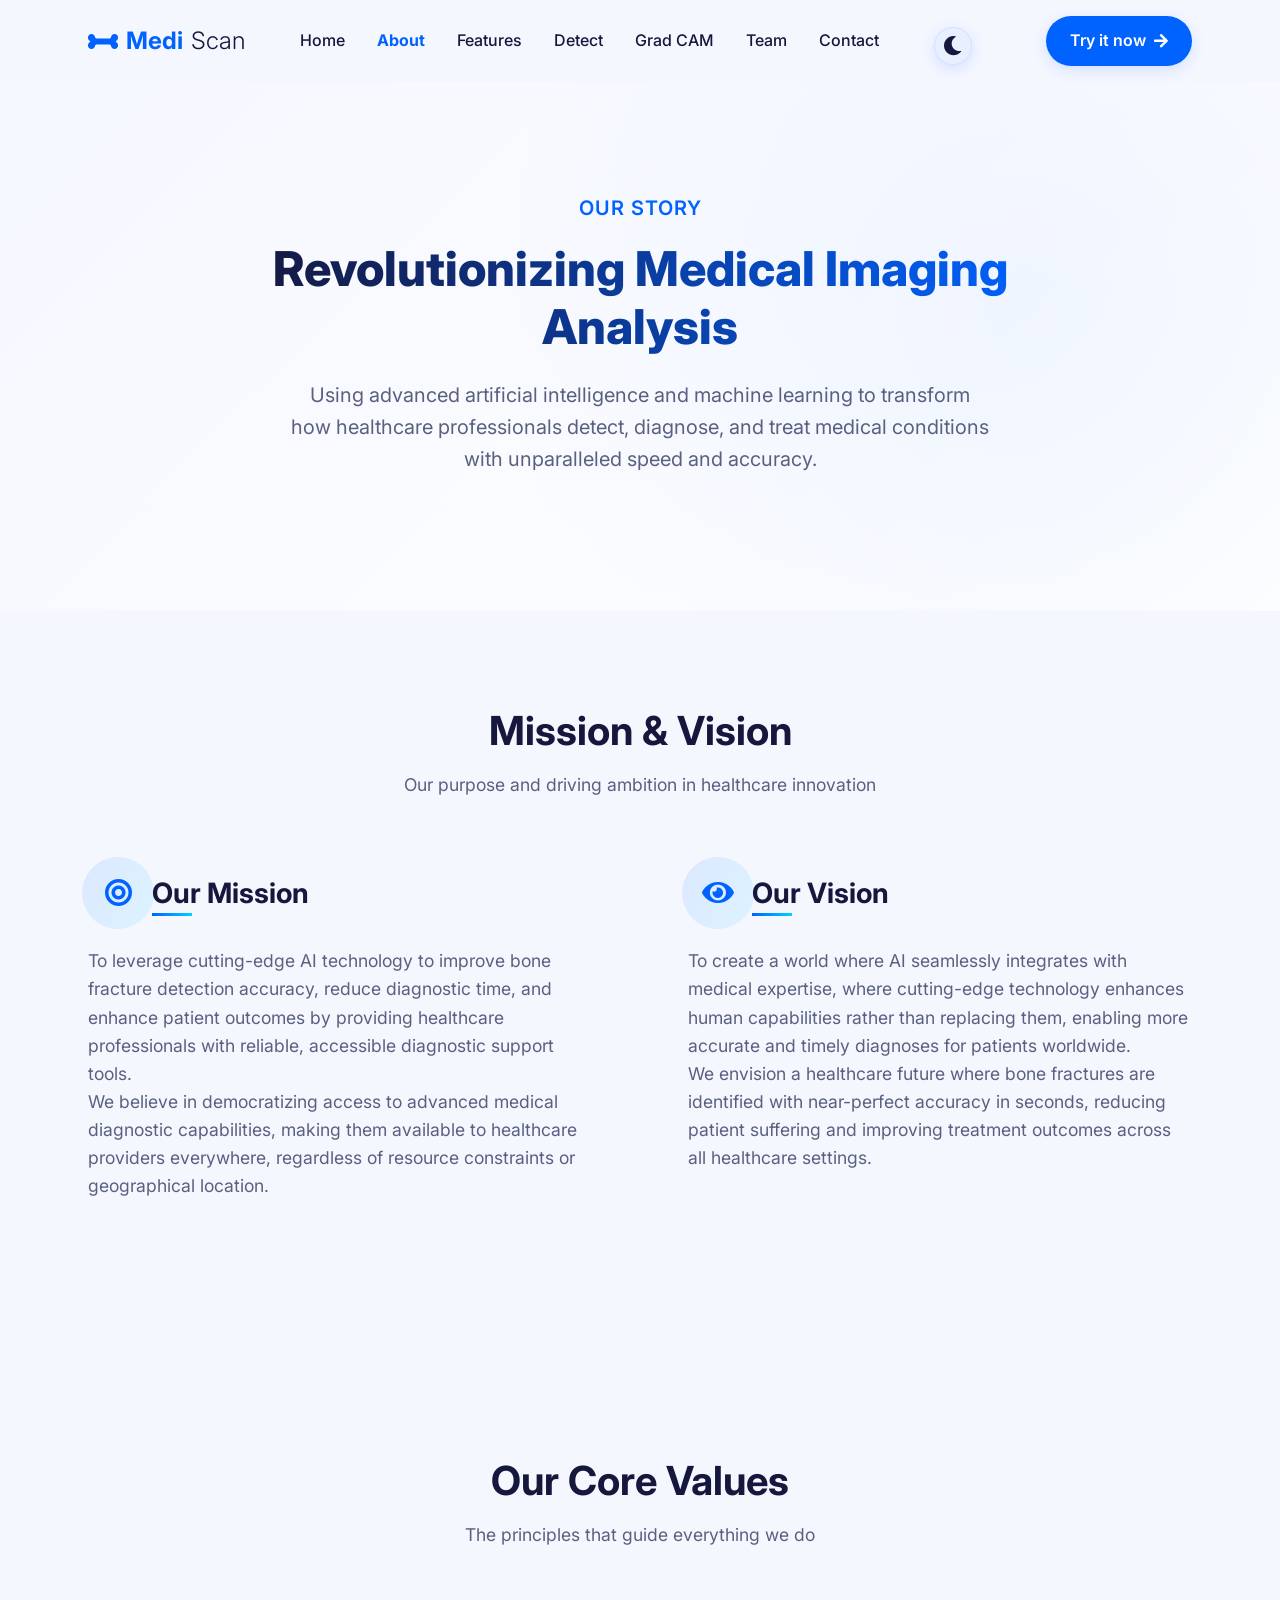
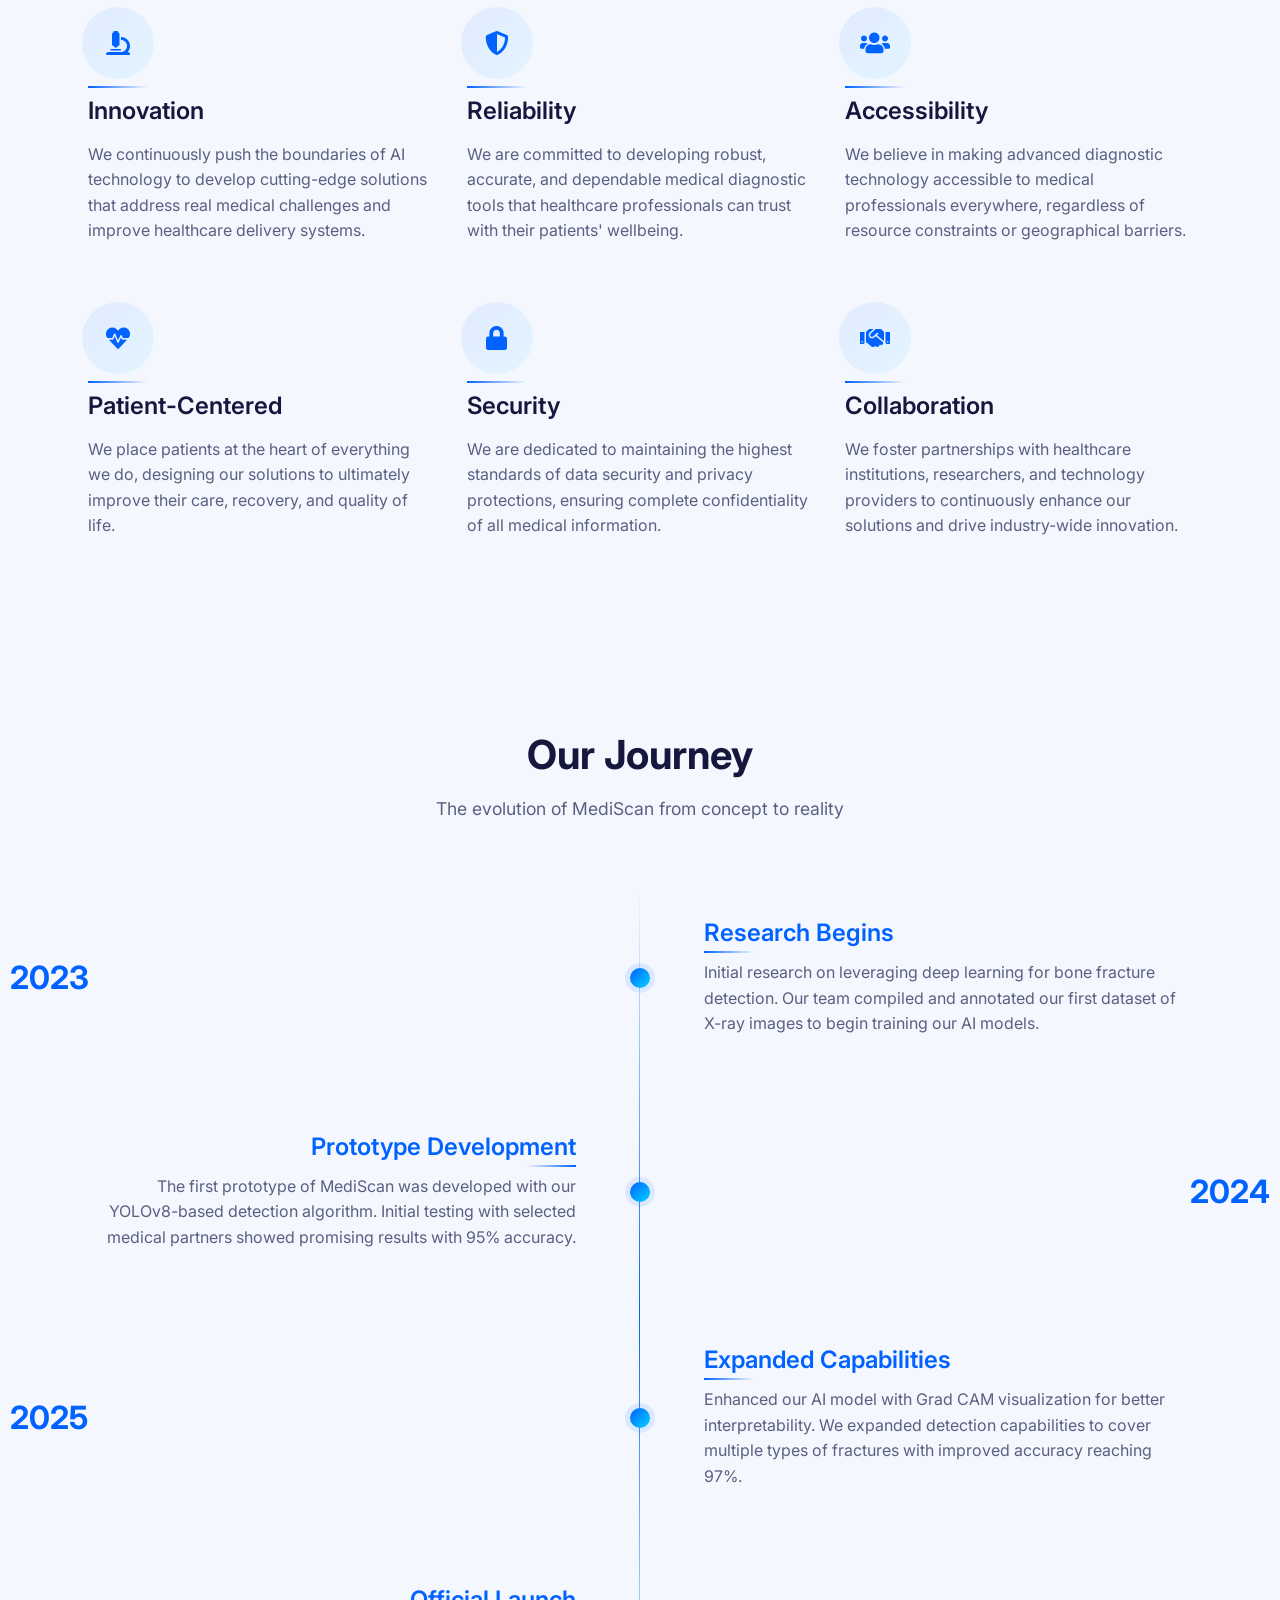
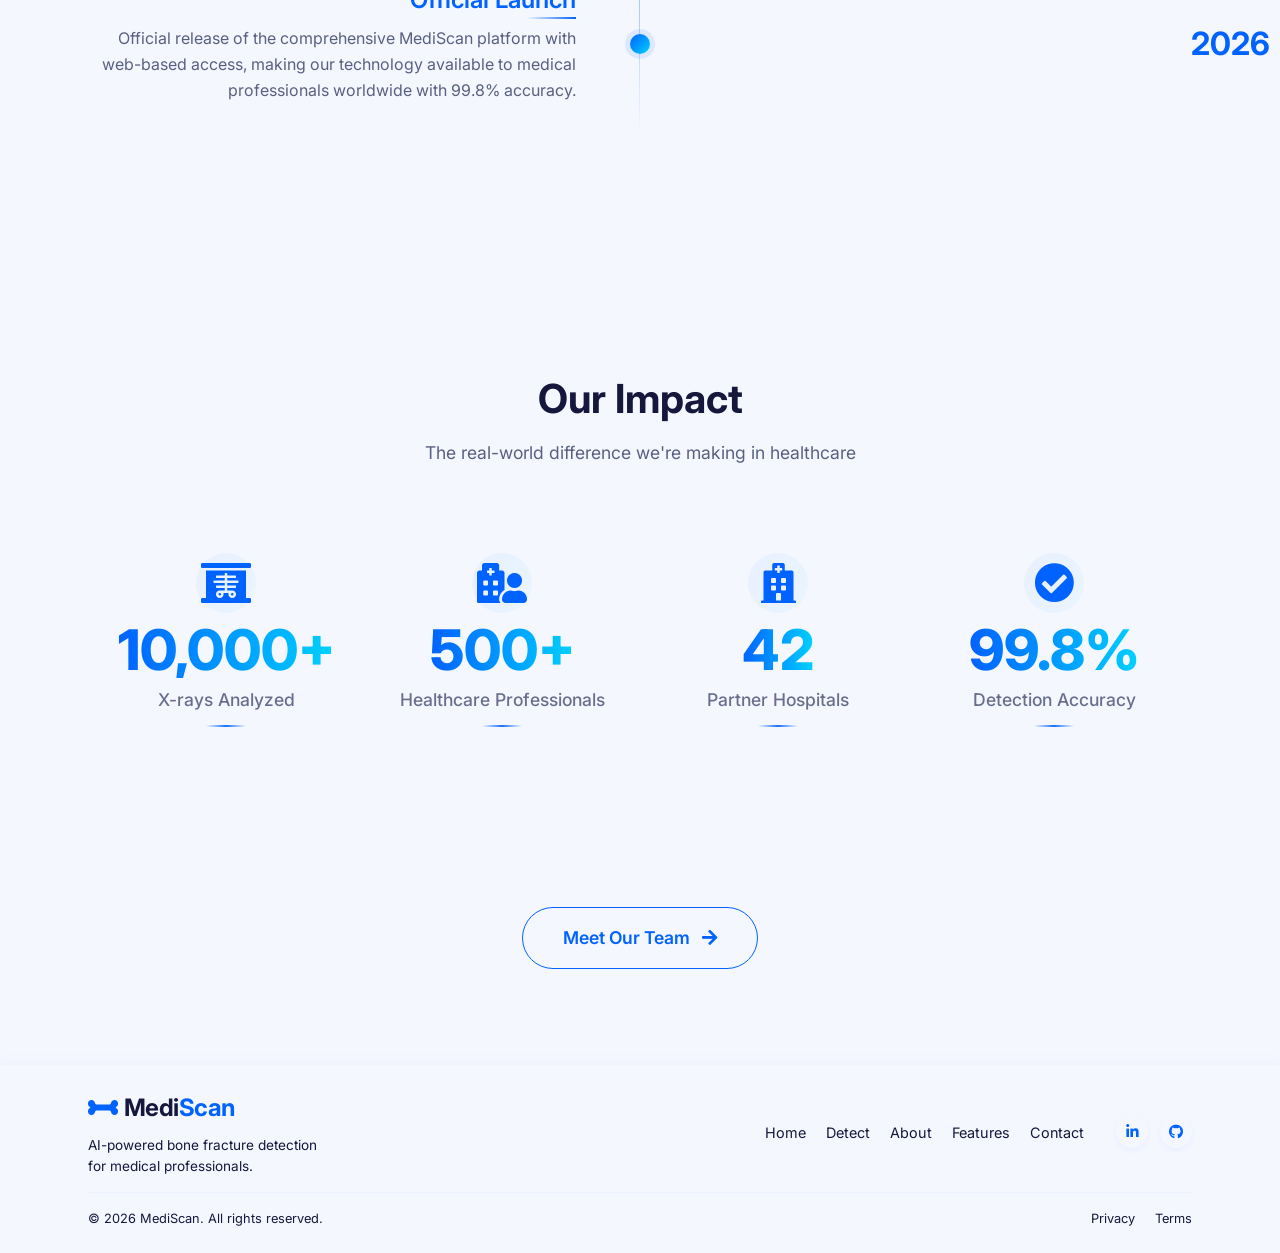
<file: frontend/about.html>
<!DOCTYPE html>
<html lang="en">

<head>
  <script src="theme-handler.js"></script>
  <meta charset="UTF-8" />
  <meta name="viewport" content="width=device-width, initial-scale=1.0" />
  <title>MediScan | About Us</title>
  <link rel="stylesheet" href="styles.css" />
  <link rel="stylesheet" href="footer-styles.css" />
  <link rel="preconnect" href="https://fonts.googleapis.com">
  <link rel="preconnect" href="https://fonts.gstatic.com" crossorigin>
  <link href="https://fonts.googleapis.com/css2?family=Inter:wght@300;400;500;600;700;800&display=swap"
    rel="stylesheet">
  <link rel="stylesheet" href="https://cdnjs.cloudflare.com/ajax/libs/font-awesome/5.15.4/css/all.min.css" />
  <style>
    /* Custom About Page Styles */
    .about-hero {
      padding: 12rem 0 6rem;
      position: relative;
      overflow: hidden;
      background: linear-gradient(135deg, var(--surface-2) 0%, var(--white) 100%);
    }

    .about-hero-shape {
      position: absolute;
      top: -50%;
      right: -20%;
      width: 80%;
      height: 200%;
      background: radial-gradient(circle at center, rgba(0, 98, 255, 0.05) 0%, rgba(234, 239, 255, 0) 70%);
      border-radius: 50%;
      z-index: 0;
      animation: float 10s ease-in-out infinite;
    }

    .about-hero-content {
      position: relative;
      z-index: 1;
      max-width: 800px;
      margin: 0 auto;
      text-align: center;
    }

    .about-subtitle {
      font-size: 1.25rem;
      color: var(--primary);
      margin-bottom: 1rem;
      font-weight: 600;
      letter-spacing: 1px;
      text-transform: uppercase;
    }

    .about-title {
      font-size: 3rem;
      line-height: 1.2;
      margin-bottom: 1.5rem;
      font-weight: 800;
      background: linear-gradient(90deg, var(--text) 0%, var(--primary) 100%);
      -webkit-background-clip: text;
      -webkit-text-fill-color: transparent;
    }

    .about-description {
      font-size: 1.25rem;
      color: var(--text-light);
      margin-bottom: 2.5rem;
      max-width: 700px;
      margin-left: auto;
      margin-right: auto;
    }

    .about-section {
      padding: 6rem 0;
      position: relative;
    }

    .about-section.bg-light {
      background-color: var(--surface-2);
    }

    .section-header {
      text-align: center;
      max-width: 700px;
      margin: 0 auto 4rem;
    }

    .section-title {
      font-size: 2.5rem;
      font-weight: 700;
      margin-bottom: 1rem;
      color: var(--text);
    }

    .section-subtitle {
      font-size: 1.1rem;
      color: var(--text-light);
    }

    /* Mission & Vision Styles - Modern Flowing Design */
    .mission-vision-container {
      display: grid;
      grid-template-columns: repeat(2, 1fr);
      gap: 6rem;
      margin-bottom: 4rem;
      position: relative;
    }

    .mission-vision-container::after {
      content: "";
      position: absolute;
      top: 10%;
      left: 50%;
      height: 80%;
      width: 1px;
      background: linear-gradient(to bottom, transparent, var(--primary-light), transparent);
    }

    .mission-content,
    .vision-content {
      position: relative;
    }

    .mv-icon {
      display: inline-flex;
      align-items: center;
      justify-content: center;
      width: 60px;
      height: 60px;
      margin-bottom: 1.5rem;
      font-size: 1.75rem;
      color: var(--primary);
      position: relative;
      background: none;
    }

    .mv-icon::before {
      content: "";
      position: absolute;
      width: 100%;
      height: 100%;
      background: linear-gradient(135deg, rgba(0, 98, 255, 0.1) 0%, rgba(0, 209, 255, 0.1) 100%);
      border-radius: 50%;
      transform: scale(1.2) rotate(-15deg);
      z-index: -1;
    }

    .mv-title {
      font-size: 1.75rem;
      margin-bottom: 1rem;
      font-weight: 700;
      color: var(--text);
      position: relative;
      display: inline-block;
    }

    .mv-title::after {
      content: "";
      position: absolute;
      bottom: -5px;
      left: 0;
      width: 40px;
      height: 3px;
      background: linear-gradient(90deg, var(--primary) 0%, var(--accent) 100%);
    }

    .mv-text {
      color: var(--text-light);
      font-size: 1.1rem;
      line-height: 1.6;
    }

    /* Values Section - Modern Flowing Design */
    .values-container {
      display: grid;
      grid-template-columns: repeat(6, 1fr);
      gap: 4rem 2rem;
    }

    .value-item {
      grid-column: span 2;
      position: relative;
      transition: transform 0.3s ease;
    }

    .value-item:hover {
      transform: translateY(-8px);
    }

    .value-icon {
      width: 60px;
      height: 60px;
      display: flex;
      align-items: center;
      justify-content: center;
      margin-bottom: 1.5rem;
      font-size: 1.5rem;
      position: relative;
      color: var(--primary);
    }

    .value-icon::before {
      content: "";
      position: absolute;
      width: 100%;
      height: 100%;
      background: linear-gradient(135deg, rgba(0, 98, 255, 0.08) 0%, rgba(0, 209, 255, 0.08) 100%);
      border-radius: 50%;
      transform: scale(1.2);
      z-index: -1;
    }

    .value-icon::after {
      content: "";
      position: absolute;
      width: 100%;
      height: 2px;
      background: linear-gradient(90deg, var(--primary) 0%, transparent 100%);
      bottom: -15px;
      left: 0;
    }

    .value-title {
      font-size: 1.5rem;
      margin-bottom: 1rem;
      font-weight: 600;
      color: var(--text);
      position: relative;
      display: inline-block;
    }

    .value-description {
      color: var(--text-light);
      font-size: 1rem;
      line-height: 1.6;
    }

    /* Timeline Section - Modern Flowing Design */
    .timeline {
      position: relative;
      max-width: 1100px;
      margin: 3rem auto;
      padding: 2rem 0;
    }

    .timeline::before {
      content: '';
      position: absolute;
      top: 0;
      left: 50%;
      margin-left: -1px;
      width: 1px;
      height: 100%;
      background: linear-gradient(to bottom, transparent, var(--primary), transparent);
    }

    .timeline-item {
      position: relative;
      margin-bottom: 6rem;
      display: grid;
      grid-template-columns: 1fr 1fr;
      align-items: center;
    }

    .timeline-item:last-child {
      margin-bottom: 0;
    }

    .timeline-item:nth-child(odd) .timeline-content {
      grid-column: 2;
      grid-row: 1;
      padding-left: 4rem;
      text-align: left;
    }

    .timeline-item:nth-child(even) .timeline-content {
      grid-column: 1;
      grid-row: 1;
      padding-right: 4rem;
      text-align: right;
    }

    .timeline-content {
      position: relative;
      transition: transform 0.3s ease;
    }

    .timeline-item:nth-child(odd) .timeline-content:hover {
      transform: translateX(10px);
    }

    .timeline-item:nth-child(even) .timeline-content:hover {
      transform: translateX(-10px);
    }

    .timeline-year {
      position: absolute;
      top: 50%;
      color: var(--primary);
      display: flex;
      align-items: center;
      justify-content: center;
      font-weight: 700;
      transform: translateY(-50%);
      z-index: 2;
      font-size: 2rem;
      background: none;
    }

    .timeline-item:nth-child(odd) .timeline-year {
      left: -80px;
    }

    .timeline-item:nth-child(even) .timeline-year {
      right: -80px;
    }

    .timeline-item::after {
      content: '';
      position: absolute;
      top: 50%;
      left: 50%;
      width: 20px;
      height: 20px;
      border-radius: 50%;
      background: linear-gradient(135deg, var(--primary) 0%, var(--accent) 100%);
      transform: translate(-50%, -50%);
      z-index: 1;
      box-shadow: 0 0 0 5px rgba(0, 98, 255, 0.1);
    }

    .timeline-title {
      font-size: 1.5rem;
      margin-bottom: 0.75rem;
      font-weight: 600;
      color: var(--primary);
      position: relative;
      display: inline-block;
    }

    .timeline-item:nth-child(odd) .timeline-title::after {
      content: "";
      position: absolute;
      bottom: -5px;
      left: 0;
      width: 50px;
      height: 2px;
      background: linear-gradient(90deg, var(--primary), transparent);
    }

    .timeline-item:nth-child(even) .timeline-title::after {
      content: "";
      position: absolute;
      bottom: -5px;
      right: 0;
      width: 50px;
      height: 2px;
      background: linear-gradient(90deg, transparent, var(--primary));
    }

    .timeline-description {
      color: var(--text-light);
      font-size: 1rem;
      line-height: 1.6;
    }

    /* Stats Section - Modern Flowing Design */
    .stats-row {
      display: flex;
      flex-wrap: wrap;
      justify-content: space-between;
      position: relative;
      padding: 2rem 0;
    }

    .stat-block {
      flex: 1;
      min-width: 200px;
      padding: 0 2rem;
      margin-bottom: 2rem;
      position: relative;
      display: flex;
      flex-direction: column;
      align-items: center;
      transition: transform 0.3s ease;
    }

    .stat-block:hover {
      transform: translateY(-10px);
    }

    .stat-block::after {
      content: "";
      position: absolute;
      top: 10%;
      right: 0;
      width: 1px;
      height: 80%;
      background: linear-gradient(to bottom, transparent, var(--primary-light) 30%, var(--primary-light) 70%, transparent);
      opacity: 0.5;
    }

    .stat-block:last-child::after {
      display: none;
    }

    .stat-icon {
      position: relative;
      width: auto;
      height: auto;
      border-radius: 0;
      display: flex;
      align-items: center;
      justify-content: center;
      margin-bottom: 1.2rem;
      color: var(--primary);
      font-size: 2.5rem;
      background: none;
      transform: none;
    }

    .stat-icon::before {
      content: "";
      position: absolute;
      width: 60px;
      height: 60px;
      background: linear-gradient(135deg, rgba(0, 98, 255, 0.05) 0%, rgba(0, 209, 255, 0.05) 100%);
      border-radius: 50%;
      transform: scale(1) rotate(-15deg);
      z-index: -1;
    }

    .stat-number {
      font-size: 3.5rem;
      font-weight: 800;
      margin-bottom: 0.5rem;
      background: linear-gradient(90deg, var(--primary) 0%, var(--accent) 100%);
      -webkit-background-clip: text;
      -webkit-text-fill-color: transparent;
      line-height: 1;
    }

    .stat-label {
      color: var(--text-light);
      font-size: 1.1rem;
      font-weight: 500;
      text-align: center;
      position: relative;
    }

    .stat-label::after {
      content: "";
      position: absolute;
      bottom: -12px;
      left: 50%;
      transform: translateX(-50%);
      width: 40px;
      height: 2px;
      background: linear-gradient(90deg, transparent, var(--primary), transparent);
    }

    .team-preview {
      margin-top: 5rem;
      text-align: center;
      position: relative;
      padding-top: 3rem;
    }

    .team-preview::before {
      content: "";
      position: absolute;
      top: 0;
      left: 50%;
      transform: translateX(-50%);
      width: 200px;
      height: 1px;
      background: linear-gradient(90deg, transparent, var(--primary-light), transparent);
    }

    .team-cta {
      display: inline-flex;
      align-items: center;
      gap: 0.75rem;
      background: none;
      color: var(--primary);
      border: 1px solid var(--primary);
      border-radius: 50px;
      padding: 1rem 2.5rem;
      font-size: 1.1rem;
      font-weight: 600;
      text-decoration: none;
      transition: all 0.3s ease;
      position: relative;
      overflow: hidden;
      z-index: 1;
    }

    .team-cta::before {
      content: "";
      position: absolute;
      top: 0;
      left: 0;
      width: 0;
      height: 100%;
      background: linear-gradient(90deg, var(--primary) 0%, var(--primary-dark) 100%);
      transition: all 0.3s ease;
      z-index: -1;
    }

    .team-cta:hover {
      color: white;
      transform: translateY(-5px);
      box-shadow: 0 10px 20px rgba(0, 98, 255, 0.15);
    }

    .team-cta:hover::before {
      width: 100%;
    }

    @media (max-width: 992px) {
      .about-title {
        font-size: 2.5rem;
      }

      .mission-vision-container {
        grid-template-columns: 1fr;
        gap: 4rem;
      }

      .values-container {
        grid-template-columns: repeat(2, 1fr);
      }

      .value-item {
        grid-column: span 1;
      }
    }

    @media (max-width: 768px) {
      .about-hero {
        padding: 9rem 0 4rem;
      }

      .about-title {
        font-size: 2.2rem;
      }

      .about-description {
        font-size: 1.1rem;
      }

      .section-title {
        font-size: 2rem;
      }

      .values-container {
        grid-template-columns: 1fr;
      }

      .timeline::before {
        left: 30px;
      }

      .timeline-item {
        grid-template-columns: 1fr;
      }

      .timeline-item:nth-child(odd) .timeline-content,
      .timeline-item:nth-child(even) .timeline-content {
        grid-column: 1;
        grid-row: 1;
        padding-left: 60px;
        padding-right: 0;
        text-align: left;
      }

      .timeline-item:nth-child(odd) .timeline-year,
      .timeline-item:nth-child(even) .timeline-year {
        left: 0;
        top: 0;
        transform: none;
        width: 80px;
      }

      .timeline-item::after {
        left: 30px;
      }

      .stat-block::after {
        display: none;
      }

      .stat-block {
        flex-basis: 50%;
      }
    }

    @media (max-width: 576px) {
      .stat-block {
        flex-basis: 100%;
      }
    }

    /* Animations */
    @keyframes float {
      0% {
        transform: translateY(0) rotate(0);
      }

      50% {
        transform: translateY(-30px) rotate(8deg);
      }

      100% {
        transform: translateY(0) rotate(0);
      }
    }
  </style>
</head>

<body>
  <!-- NAVIGATION PLACEHOLDER -->
  <div id="nav-placeholder"></div>

  <!-- CONTENT SECTIONS -->
  <main class="about-page">
    <!-- ABOUT HERO SECTION -->
    <section class="about-hero">
      <div class="about-hero-shape"></div>
      <div class="container">
        <div class="about-hero-content">
          <p class="about-subtitle">Our Story</p>
          <h1 class="about-title">Revolutionizing Medical Imaging Analysis</h1>
          <p class="about-description">
            Using advanced artificial intelligence and machine learning to transform how healthcare professionals
            detect, diagnose, and treat medical conditions with unparalleled speed and accuracy.
          </p>
        </div>
      </div>
    </section>

    <!-- MISSION & VISION SECTION -->
    <section class="about-section">
      <div class="container">
        <div class="section-header">
          <h2 class="section-title">Mission & Vision</h2>
          <p class="section-subtitle">Our purpose and driving ambition in healthcare innovation</p>
        </div>

        <div class="mission-vision-container">
          <div class="mission-content">
            <div class="mv-icon">
              <i class="fas fa-bullseye"></i>
            </div>
            <h3 class="mv-title">Our Mission</h3>
            <p class="mv-text">
              To leverage cutting-edge AI technology to improve bone fracture detection accuracy, reduce diagnostic
              time, and enhance patient outcomes by providing healthcare professionals with reliable, accessible
              diagnostic support tools.
            </p>
            <p class="mv-text">
              We believe in democratizing access to advanced medical diagnostic capabilities, making them available to
              healthcare providers everywhere, regardless of resource constraints or geographical location.
            </p>
          </div>

          <div class="vision-content">
            <div class="mv-icon">
              <i class="fas fa-eye"></i>
            </div>
            <h3 class="mv-title">Our Vision</h3>
            <p class="mv-text">
              To create a world where AI seamlessly integrates with medical expertise, where cutting-edge technology
              enhances human capabilities rather than replacing them, enabling more accurate and timely diagnoses for
              patients worldwide.
            </p>
            <p class="mv-text">
              We envision a healthcare future where bone fractures are identified with near-perfect accuracy in seconds,
              reducing patient suffering and improving treatment outcomes across all healthcare settings.
            </p>
          </div>
        </div>
      </div>
    </section>

    <!-- CORE VALUES SECTION -->
    <section class="about-section bg-light">
      <div class="container">
        <div class="section-header">
          <h2 class="section-title">Our Core Values</h2>
          <p class="section-subtitle">The principles that guide everything we do</p>
        </div>

        <div class="values-container">
          <div class="value-item">
            <div class="value-icon">
              <i class="fas fa-microscope"></i>
            </div>
            <h3 class="value-title">Innovation</h3>
            <p class="value-description">
              We continuously push the boundaries of AI technology to develop cutting-edge solutions that address real
              medical challenges and improve healthcare delivery systems.
            </p>
          </div>

          <div class="value-item">
            <div class="value-icon">
              <i class="fas fa-shield-alt"></i>
            </div>
            <h3 class="value-title">Reliability</h3>
            <p class="value-description">
              We are committed to developing robust, accurate, and dependable medical diagnostic tools that healthcare
              professionals can trust with their patients' wellbeing.
            </p>
          </div>

          <div class="value-item">
            <div class="value-icon">
              <i class="fas fa-users"></i>
            </div>
            <h3 class="value-title">Accessibility</h3>
            <p class="value-description">
              We believe in making advanced diagnostic technology accessible to medical professionals everywhere,
              regardless of resource constraints or geographical barriers.
            </p>
          </div>

          <div class="value-item">
            <div class="value-icon">
              <i class="fas fa-heartbeat"></i>
            </div>
            <h3 class="value-title">Patient-Centered</h3>
            <p class="value-description">
              We place patients at the heart of everything we do, designing our solutions to ultimately improve their
              care, recovery, and quality of life.
            </p>
          </div>

          <div class="value-item">
            <div class="value-icon">
              <i class="fas fa-lock"></i>
            </div>
            <h3 class="value-title">Security</h3>
            <p class="value-description">
              We are dedicated to maintaining the highest standards of data security and privacy protections, ensuring
              complete confidentiality of all medical information.
            </p>
          </div>

          <div class="value-item">
            <div class="value-icon">
              <i class="fas fa-handshake"></i>
            </div>
            <h3 class="value-title">Collaboration</h3>
            <p class="value-description">
              We foster partnerships with healthcare institutions, researchers, and technology providers to continuously
              enhance our solutions and drive industry-wide innovation.
            </p>
          </div>
        </div>
      </div>
    </section>

    <!-- TIMELINE SECTION -->
    <section class="about-section">
      <div class="container">
        <div class="section-header">
          <h2 class="section-title">Our Journey</h2>
          <p class="section-subtitle">The evolution of MediScan from concept to reality</p>
        </div>

        <div class="timeline">
          <div class="timeline-item">
            <div class="timeline-content">
              <h3 class="timeline-title">Research Begins</h3>
              <p class="timeline-description">
                Initial research on leveraging deep learning for bone fracture detection. Our team compiled and
                annotated our first dataset of X-ray images to begin training our AI models.
              </p>
            </div>
            <div class="timeline-year">2023</div>
          </div>

          <div class="timeline-item">
            <div class="timeline-content">
              <h3 class="timeline-title">Prototype Development</h3>
              <p class="timeline-description">
                The first prototype of MediScan was developed with our YOLOv8-based detection algorithm. Initial testing
                with selected medical partners showed promising results with 95% accuracy.
              </p>
            </div>
            <div class="timeline-year">2024</div>
          </div>

          <div class="timeline-item">
            <div class="timeline-content">
              <h3 class="timeline-title">Expanded Capabilities</h3>
              <p class="timeline-description">
                Enhanced our AI model with Grad CAM visualization for better interpretability. We expanded detection
                capabilities to cover multiple types of fractures with improved accuracy reaching 97%.
              </p>
            </div>
            <div class="timeline-year">2025</div>
          </div>

          <div class="timeline-item">
            <div class="timeline-content">
              <h3 class="timeline-title">Official Launch</h3>
              <p class="timeline-description">
                Official release of the comprehensive MediScan platform with web-based access, making our technology
                available to medical professionals worldwide with 99.8% accuracy.
              </p>
            </div>
            <div class="timeline-year">2026</div>
          </div>
        </div>
      </div>
    </section>

    <!-- STATS SECTION -->
    <section class="about-section bg-light">
      <div class="container">
        <div class="section-header">
          <h2 class="section-title">Our Impact</h2>
          <p class="section-subtitle">The real-world difference we're making in healthcare</p>
        </div>

        <div class="stats-row">
          <div class="stat-block">
            <div class="stat-icon">
              <i class="fas fa-x-ray"></i>
            </div>
            <div class="stat-number">10,000+</div>
            <div class="stat-label">X-rays Analyzed</div>
          </div>

          <div class="stat-block">
            <div class="stat-icon">
              <i class="fas fa-hospital-user"></i>
            </div>
            <div class="stat-number">500+</div>
            <div class="stat-label">Healthcare Professionals</div>
          </div>

          <div class="stat-block">
            <div class="stat-icon">
              <i class="fas fa-hospital"></i>
            </div>
            <div class="stat-number">42</div>
            <div class="stat-label">Partner Hospitals</div>
          </div>

          <div class="stat-block">
            <div class="stat-icon">
              <i class="fas fa-check-circle"></i>
            </div>
            <div class="stat-number">99.8%</div>
            <div class="stat-label">Detection Accuracy</div>
          </div>
        </div>

        <div class="team-preview">
          <a href="team.html" class="team-cta">
            Meet Our Team <i class="fas fa-arrow-right"></i>
          </a>
        </div>
      </div>
    </section>
  </main>

  <!-- FOOTER -->
  <div id="footer-placeholder"></div>

  <!-- Scripts -->
  <script src="cursor-effect.js" defer></script>
    <script src="nav-handler.js"></script>
  <script src="footer-handler.js"></script>
  <script>
    // Animation on scroll
    const animatedSections = document.querySelectorAll('.mission-content, .vision-content, .value-item, .timeline-item, .stat-block');

    const observer = new IntersectionObserver((entries) => {
      entries.forEach(entry => {
        if (entry.isIntersecting) {
          entry.target.style.opacity = '1';
          entry.target.style.transform = 'translateY(0)';
          observer.unobserve(entry.target);
        }
      });
    }, { threshold: 0.15 });

    animatedSections.forEach(el => {
      el.style.opacity = '0';
      el.style.transform = 'translateY(30px)';
      el.style.transition = 'opacity 0.6s ease, transform 0.6s ease';
      observer.observe(el);
    });
  </script>
</body>

</html>
</file>
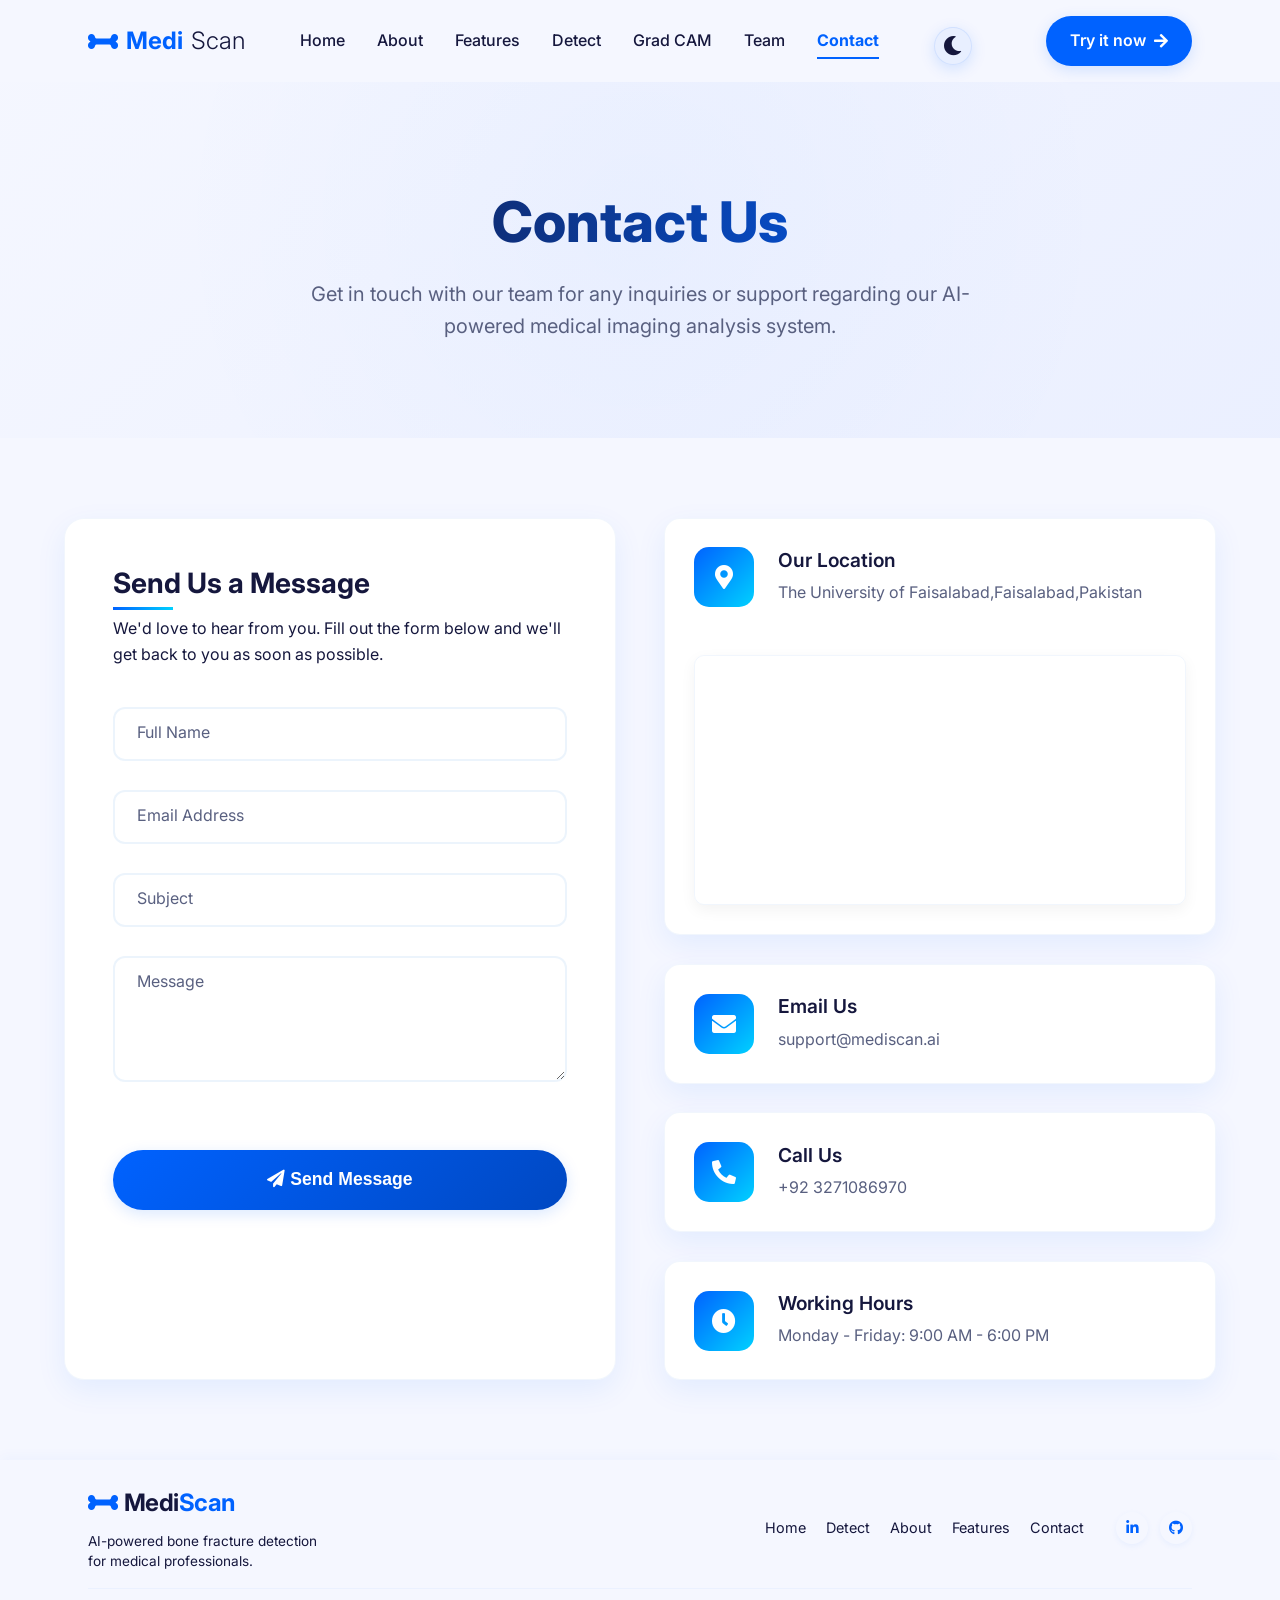
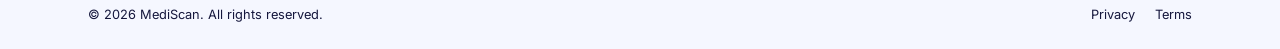
<file: frontend/contact.html>
<!DOCTYPE html>
<html lang="en">

<head>
  <script src="theme-handler.js"></script>
  <meta charset="UTF-8" />
  <meta name="viewport" content="width=device-width, initial-scale=1.0" />
  <title>MediScan | Contact Us</title>
  <link rel="stylesheet" href="styles.css" />
  <link rel="stylesheet" href="footer-styles.css" />
  <link rel="preconnect" href="https://fonts.googleapis.com">
  <link rel="preconnect" href="https://fonts.gstatic.com" crossorigin>
  <link href="https://fonts.googleapis.com/css2?family=Inter:wght@300;400;500;600;700;800&display=swap"
    rel="stylesheet">
  <link rel="stylesheet" href="https://cdnjs.cloudflare.com/ajax/libs/font-awesome/5.15.4/css/all.min.css" />
  <style>
    :root {
      --primary: #0062FF;
      --primary-dark: #0048c2;
      --secondary: #EAEFFF;
      --accent: #00D1FF;
      --text: #15173D;
      --text-light: #596080;
      --surface-1: #FFFFFF;
      --surface-2: #F5F7FF;
      --white: #FFFFFF;
      --heading-font: 'Inter', sans-serif;
      --body-font: 'Inter', sans-serif;
      --card-shadow: 0 10px 30px rgba(0, 98, 255, 0.08);
    }

    /* Page specific styles */
    body {
      font-family: var(--body-font);
      background-color: var(--surface-2);
      color: var(--text);
      line-height: 1.6;
      overflow-x: hidden;
      margin: 0;
    }

    /* HEADER AND NAVIGATION - Match with global styles */
    .header {
      position: fixed;
      top: 0;
      left: 0;
      width: 100%;
      z-index: 1000;
      transition: background-color 0.3s ease, box-shadow 0.3s ease;
      padding: 1rem 0;
      background-color: var(--surface-2);
    }

    .header.scrolled {
      background-color: var(--surface-2);
      backdrop-filter: blur(10px);
      box-shadow: 0 4px 20px rgba(0, 0, 0, 0.06);
    }

    .active-indicator {
      display: block;
      position: absolute;
      bottom: -5px;
      left: 0;
      width: 100%;
      height: 2px;
      background-color: var(--primary);
    }

    /* Contact Header - Adjust for fixed header */
    .page-header {
      padding: 12rem 0 6rem;
      position: relative;
      background: linear-gradient(135deg, rgba(245, 247, 255, 0.95) 0%, rgba(234, 239, 255, 0.95) 100%);
      text-align: center;
      overflow: hidden;
    }

    .page-header-bg {
      position: absolute;
      top: 0;
      left: 0;
      width: 100%;
      height: 100%;
      background: radial-gradient(circle at center, rgba(0, 98, 255, 0.03) 0%, rgba(234, 239, 255, 0) 70%);
      z-index: 0;
    }

    .page-header-content {
      position: relative;
      z-index: 1;
      max-width: 800px;
      margin: 0 auto;
      animation: fade-in 1s ease forwards;
    }

    .page-title {
      font-size: 3.5rem;
      line-height: 1.1;
      margin-bottom: 1.5rem;
      font-family: var(--heading-font);
      font-weight: 800;
      background: linear-gradient(90deg, var(--text) 0%, var(--primary) 100%);
      -webkit-background-clip: text;
      -webkit-text-fill-color: transparent;
    }

    .page-subtitle {
      font-size: 1.25rem;
      color: var(--text-light);
      max-width: 700px;
      margin: 0 auto;
      animation: fade-in 1s ease 0.2s forwards;
      animation-fill-mode: both;
    }

    /* Contact Section */
    .contact-section {
      padding: 5rem 0;
      position: relative;
    }

    .contact-container {
      width: 90%;
      max-width: 1400px;
      margin: 0 auto;
      display: grid;
      grid-template-columns: 1fr 1fr;
      gap: 3rem;
      animation: fade-in 1s ease 0.4s forwards;
      animation-fill-mode: both;
    }

    /* Contact Form */
    .contact-form {
      background: var(--surface-1);
      border-radius: 20px;
      padding: 3rem;
      box-shadow: var(--card-shadow);
      border: 1px solid rgba(74, 144, 226, 0.08);
      transition: transform 0.3s ease, box-shadow 0.3s ease;
    }

    .contact-form:hover {
      transform: translateY(-5px);
      box-shadow: 0 15px 40px rgba(0, 98, 255, 0.12);
    }

    .form-header {
      margin-bottom: 2.5rem;
    }

    .form-title {
      font-size: 1.75rem;
      color: var(--text);
      font-weight: 700;
      margin-bottom: 1rem;
      position: relative;
      display: inline-block;
    }

    .form-title::after {
      content: "";
      position: absolute;
      bottom: -10px;
      left: 0;
      width: 60px;
      height: 3px;
      background: linear-gradient(90deg, var(--primary), var(--accent));
    }

    .form-group {
      margin-bottom: 1.8rem;
      position: relative;
    }

    .form-group label {
      position: absolute;
      left: 1rem;
      top: 0.8rem;
      font-size: 1rem;
      color: var(--text-light);
      transition: all 0.2s ease;
      background: transparent;
      padding: 0 0.5rem;
      pointer-events: none;
    }

    .form-group input:focus~label,
    .form-group input:valid~label,
    .form-group textarea:focus~label,
    .form-group textarea:valid~label,
    .form-group input:not(:placeholder-shown)~label,
    .form-group textarea:not(:placeholder-shown)~label {
      top: -0.5rem;
      left: 0.8rem;
      font-size: 0.8rem;
      color: var(--primary);
      background: white;
    }

    .form-group input,
    .form-group textarea {
      width: 100%;
      padding: 1rem 1.5rem;
      border: 2px solid rgba(74, 144, 226, 0.1);
      border-radius: 12px;
      font-size: 1rem;
      transition: all 0.3s ease;
      background: rgba(255, 255, 255, 0.9);
    }

    .form-group input::placeholder,
    .form-group textarea::placeholder {
      color: transparent;
    }

    .form-group input:focus,
    .form-group textarea:focus {
      outline: none;
      border-color: var(--primary);
      box-shadow: 0 0 0 4px rgba(0, 98, 255, 0.1);
    }

    .submit-btn {
      background: linear-gradient(135deg, var(--primary) 0%, var(--primary-dark) 100%);
      color: white;
      border: none;
      padding: 1.2rem 2.5rem;
      border-radius: 50px;
      font-size: 1.1rem;
      font-weight: 600;
      cursor: pointer;
      transition: all 0.3s ease;
      width: 100%;
      margin-top: 2rem;
      position: relative;
      overflow: hidden;
    }

    .submit-btn::before {
      content: "";
      position: absolute;
      top: 0;
      left: -100%;
      width: 100%;
      height: 100%;
      background: linear-gradient(90deg,
          transparent,
          rgba(255, 255, 255, 0.2),
          transparent);
      transition: 0.5s;
    }

    .submit-btn:hover::before {
      left: 100%;
    }

    .submit-btn:hover {
      transform: translateY(-3px);
      box-shadow: 0 10px 25px rgba(0, 98, 255, 0.25);
    }

    /* Contact Info Cards */
    .contact-info {
      display: flex;
      flex-direction: column;
      gap: 1.8rem;
    }

    .info-card {
      background: var(--surface-1);
      border-radius: 16px;
      padding: 1.8rem;
      display: flex;
      align-items: center;
      gap: 1.5rem;
      transition: all 0.3s ease;
      border: 1px solid rgba(74, 144, 226, 0.08);
      box-shadow: var(--card-shadow);
    }

    .info-card:hover {
      transform: translateY(-5px);
      box-shadow: 0 15px 35px rgba(0, 98, 255, 0.12);
    }

    .info-icon {
      width: 60px;
      height: 60px;
      background: linear-gradient(135deg, var(--primary) 0%, var(--accent) 100%);
      border-radius: 15px;
      display: flex;
      align-items: center;
      justify-content: center;
      font-size: 1.5rem;
      color: white;
    }

    .info-content {
      flex: 1;
    }

    .info-content h3 {
      color: var(--text);
      margin-bottom: 0.5rem;
      font-size: 1.2rem;
      font-weight: 600;
    }

    .info-content p {
      color: var(--text-light);
      font-size: 1rem;
    }

    /* Location Card */
    .info-card.location-card {
      flex-direction: column;
      align-items: stretch;
      padding: 1.8rem;
    }

    .location-header {
      display: flex;
      align-items: center;
      gap: 1.5rem;
      margin-bottom: 1.5rem;
    }

    .map-container {
      width: 100%;
      height: 250px;
      border-radius: 10px;
      overflow: hidden;
      box-shadow: 0 5px 15px rgba(0, 0, 0, 0.05);
      border: 1px solid rgba(74, 144, 226, 0.08);
    }

    .map-iframe {
      width: 100%;
      height: 100%;
      border: none;
    }

    @keyframes fade-in {
      0% {
        opacity: 0;
        transform: translateY(20px);
      }

      100% {
        opacity: 1;
        transform: translateY(0);
      }
    }

    /* Media Queries */
    @media (max-width: 992px) {
      .page-title {
        font-size: 3rem;
      }

      .contact-container {
        grid-template-columns: 1fr;
      }

      .contact-form {
        order: 1;
      }

      .contact-info {
        order: 2;
      }
    }

    @media (max-width: 768px) {
      .page-title {
        font-size: 2.5rem;
      }

      .page-header {
        padding: 10rem 0 4rem;
      }

      .contact-form {
        padding: 2rem;
      }

      .form-title {
        font-size: 1.5rem;
      }

      .info-card {
        padding: 1.5rem;
      }

      .map-container {
        height: 200px;
      }

      .submit-btn {
        padding: 1rem 2rem;
      }
    }

    @media (max-width: 576px) {
      .page-title {
        font-size: 2rem;
      }

      .page-subtitle {
        font-size: 1rem;
      }

      .contact-section {
        padding: 3rem 0;
      }
    }
  </style>
</head>

<body>
  <!-- NAVIGATION PLACEHOLDER -->
  <div id="nav-placeholder"></div>

  <!-- CONTENT SECTIONS -->
  <main class="contact-page">
    <!-- Page Header -->
    <div class="page-header">
      <div class="page-header-bg"></div>
      <div class="page-header-content">
        <h1 class="page-title">Contact Us</h1>
        <p class="page-subtitle">
          Get in touch with our team for any inquiries or support regarding our
          AI-powered medical imaging analysis system.
        </p>
      </div>
    </div>

    <!-- Contact Section -->
    <section class="contact-section">
      <div class="contact-container">
        <div class="contact-form">
          <div class="form-header">
            <h2 class="form-title">Send Us a Message</h2>
            <p>We'd love to hear from you. Fill out the form below and we'll get back to you as soon as possible.</p>
          </div>
          <form id="contactForm" onsubmit="return handleSubmit(event)">
            <div class="form-group">
              <input type="text" id="name" name="name" placeholder=" " required />
              <label for="name">Full Name</label>
            </div>

            <div class="form-group">
              <input type="email" id="email" name="email" placeholder=" " required />
              <label for="email">Email Address</label>
            </div>

            <div class="form-group">
              <input type="text" id="subject" name="subject" placeholder=" " required />
              <label for="subject">Subject</label>
            </div>

            <div class="form-group">
              <textarea id="message" name="message" rows="5" placeholder=" " required></textarea>
              <label for="message">Message</label>
            </div>

            <button type="submit" class="submit-btn">
              <i class="fas fa-paper-plane"></i> Send Message
            </button>
          </form>
        </div>

        <div class="contact-info">
          <!-- Location card with map -->
          <div class="info-card location-card">
            <div class="location-header">
              <div class="info-icon">
                <i class="fas fa-map-marker-alt"></i>
              </div>
              <div class="info-content">
                <h3>Our Location</h3>
                <p>
                  The University of Faisalabad,Faisalabad,Pakistan
                </p>
              </div>
            </div>
            <div class="map-container">
              <iframe class="map-iframe"
                src="https://www.google.com/maps/embed?pb=!1m18!1m12!1m3!1d108994.41724281786!2d73.01351834241629!3d31.416431985338166!2m3!1f0!2f0!3f0!3m2!1i1024!2i768!4f13.1!3m3!1m2!1s0x392242b895965ca9%3A0xdefcf388932671c6!2sFaisalabad%2C%20Punjab!5e0!3m2!1sen!2spk!4v1718112345678!5m2!1sen!2spk""
                  allowfullscreen=""
                  loading=" lazy" referrerpolicy="no-referrer-when-downgrade">
              </iframe>
            </div>
          </div>

          <!-- Email card -->
          <div class="info-card">
            <div class="info-icon">
              <i class="fas fa-envelope"></i>
            </div>
            <div class="info-content">
              <h3>Email Us</h3>
              <p>support@mediscan.ai</p>
            </div>
          </div>

          <!-- Phone card -->
          <div class="info-card">
            <div class="info-icon">
              <i class="fas fa-phone-alt"></i>
            </div>
            <div class="info-content">
              <h3>Call Us</h3>
              <p>+92 3271086970</p>
            </div>
          </div>

          <!-- Working hours card -->
          <div class="info-card">
            <div class="info-icon">
              <i class="fas fa-clock"></i>
            </div>
            <div class="info-content">
              <h3>Working Hours</h3>
              <p>Monday - Friday: 9:00 AM - 6:00 PM</p>
            </div>
          </div>
        </div>
      </div>
    </section>
  </main>

  <!-- FOOTER -->
  <div id="footer-placeholder"></div>

  <!-- Scripts -->
  <script src="cursor-effect.js" defer></script>
    <script src="nav-handler.js"></script>
  <script src="footer-handler.js"></script>
  <script>
    // Form submission handler
    function handleSubmit(event) {
      event.preventDefault();
      // Add your form submission logic here
      alert("Thank you for your message! We will get back to you soon.");
      event.target.reset();
      return false;
    }
  </script>
</body>

</html>
</file>
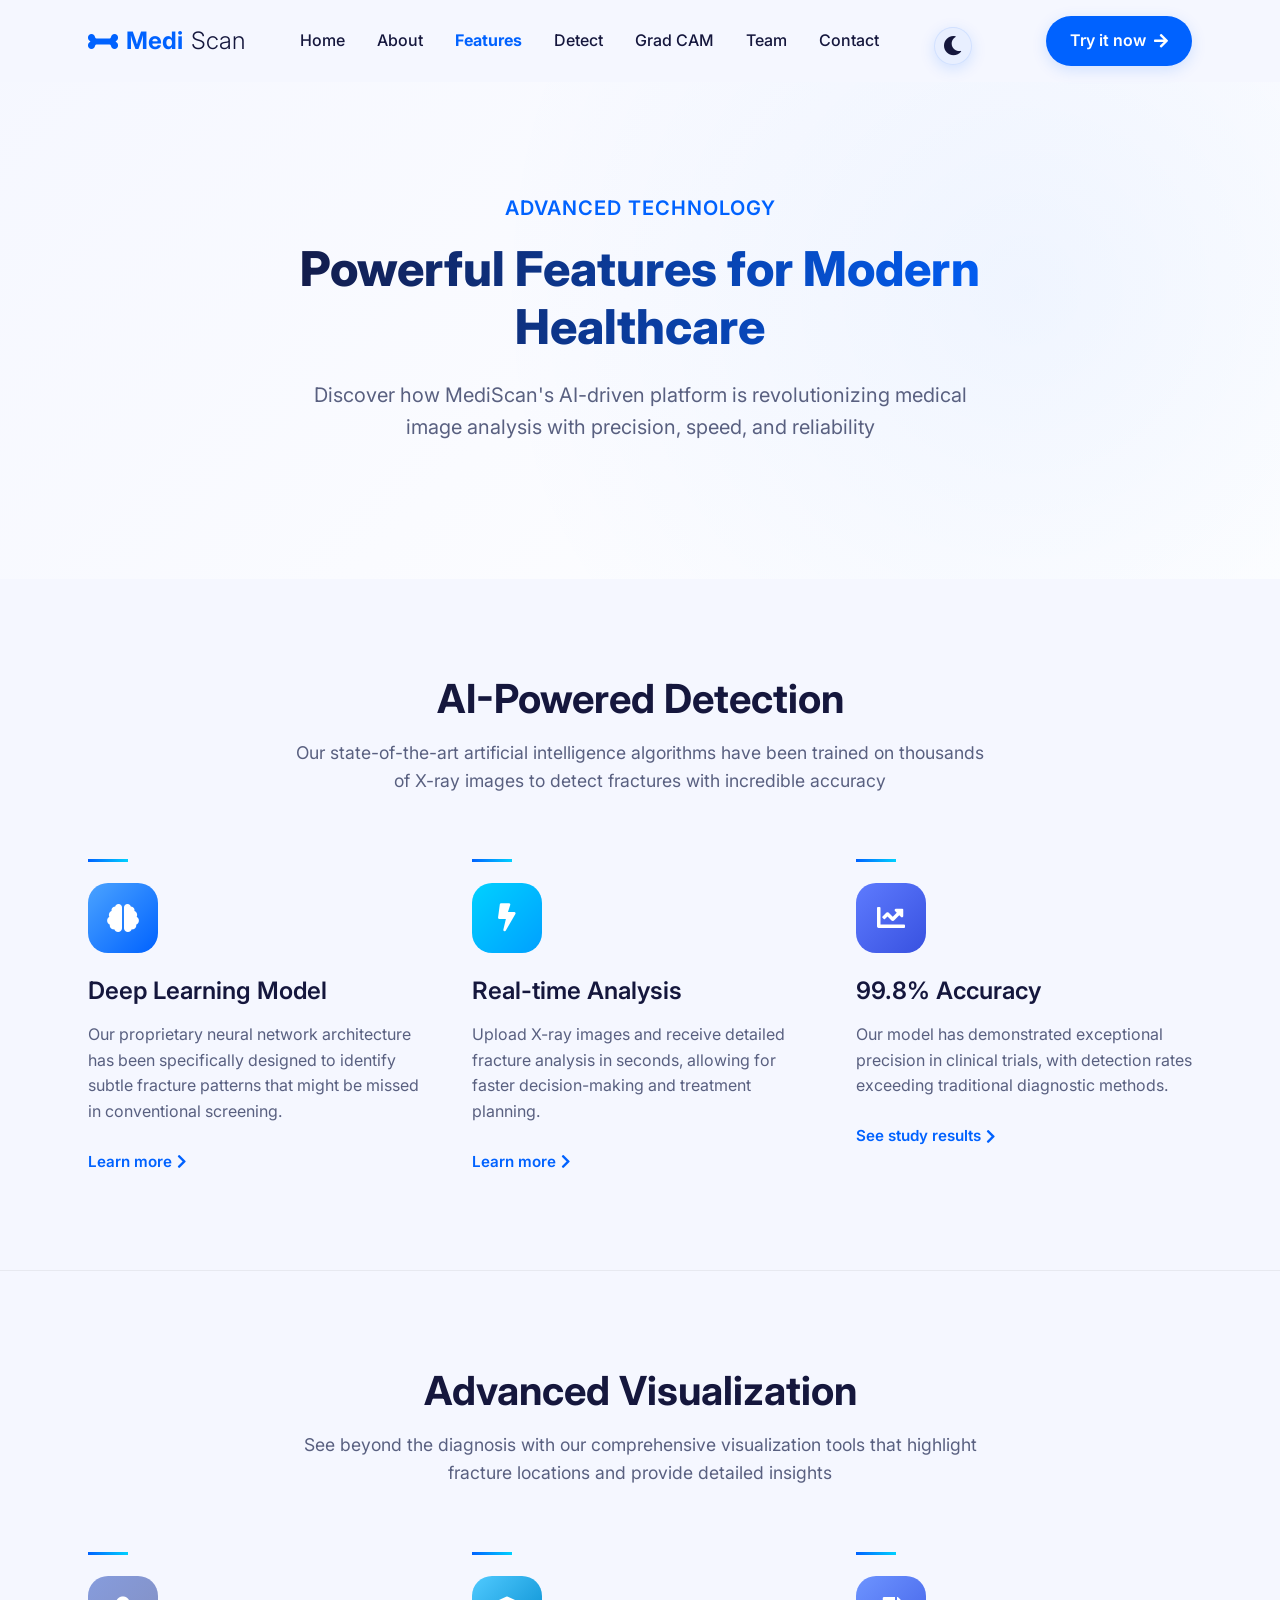
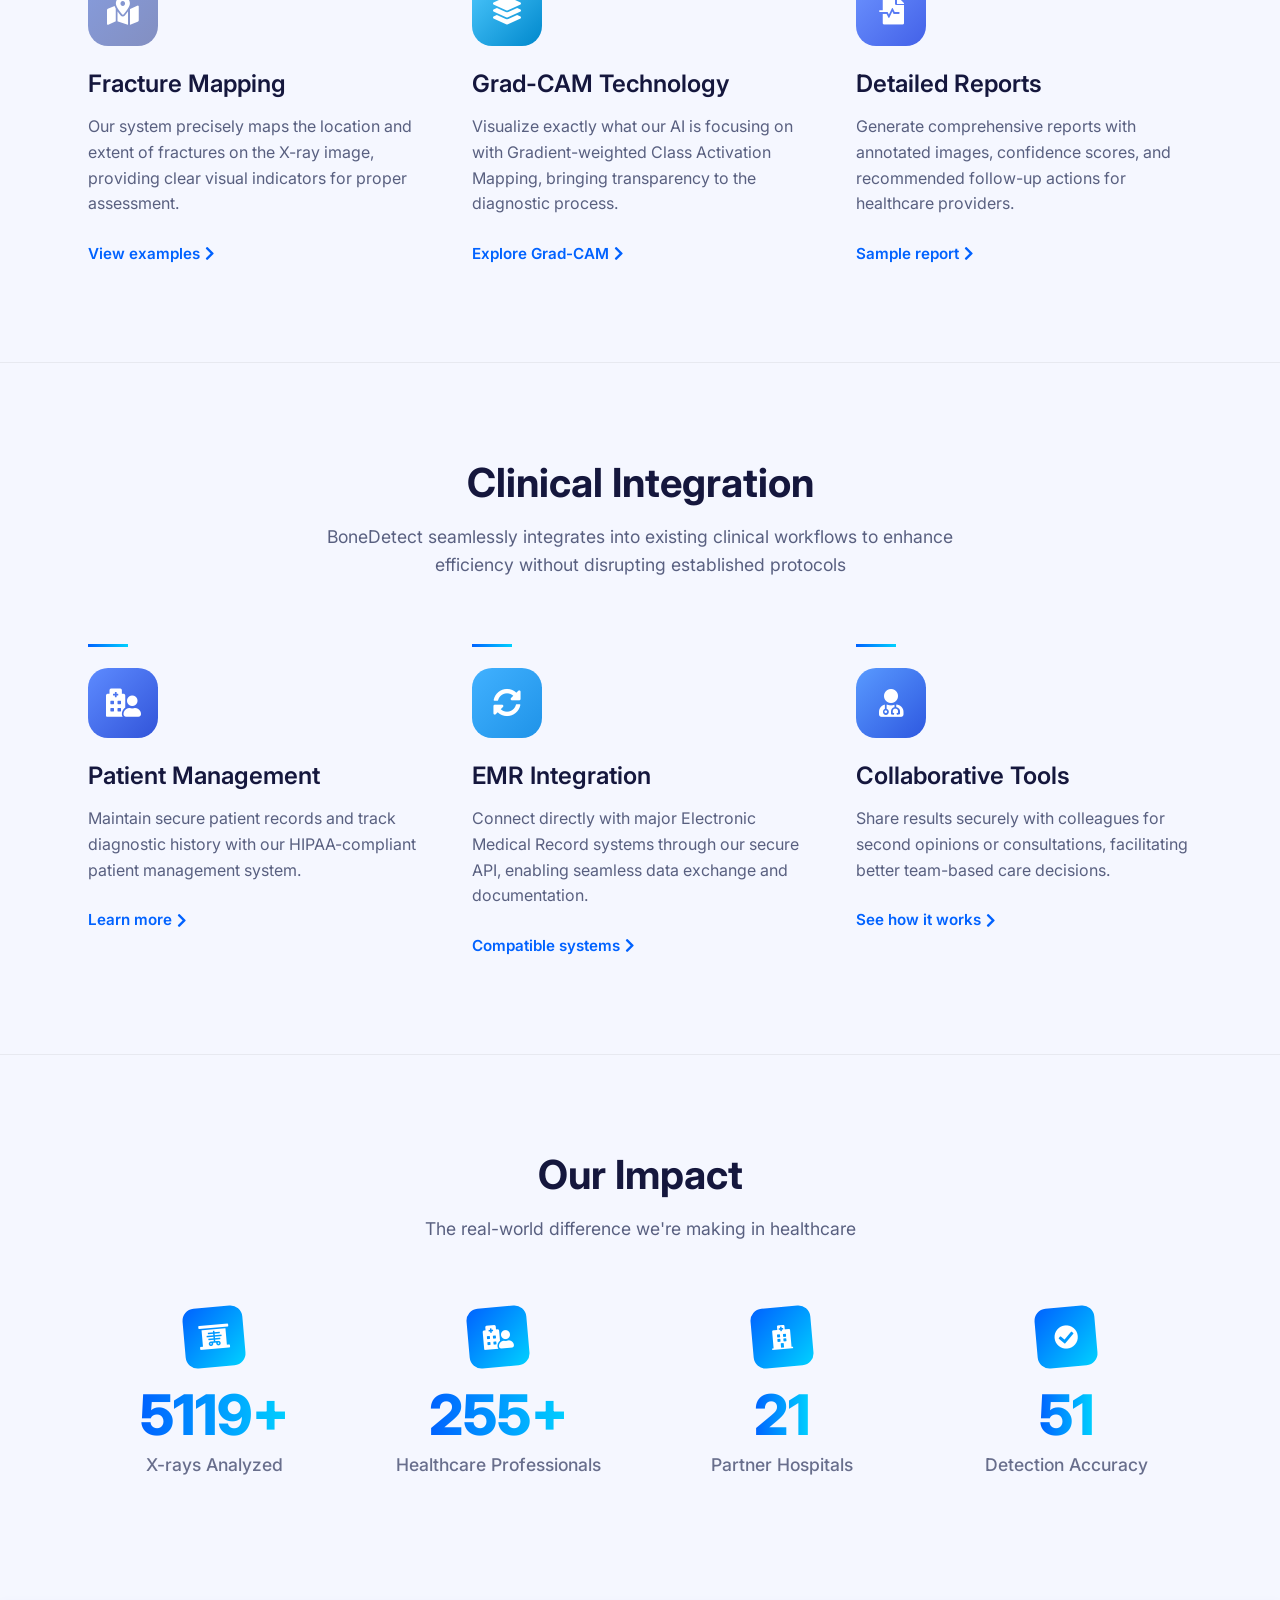
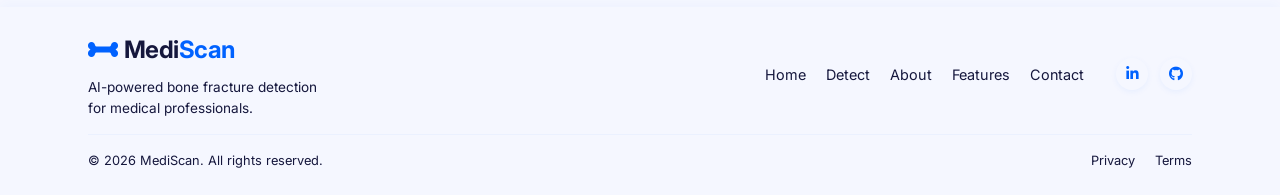
<file: frontend/features.html>
<!DOCTYPE html>
<html lang="en">
  <head>
  <script src="theme-handler.js"></script>
    <meta charset="UTF-8" />
    <meta name="viewport" content="width=device-width, initial-scale=1.0" />
    <title>MediScan | Features</title>
    <link rel="stylesheet" href="styles.css" />
    <link rel="stylesheet" href="footer-styles.css" />
    <link rel="preconnect" href="https://fonts.googleapis.com">
    <link rel="preconnect" href="https://fonts.gstatic.com" crossorigin>
    <link href="https://fonts.googleapis.com/css2?family=Inter:wght@300;400;500;600;700;800&display=swap" rel="stylesheet">
    <link rel="stylesheet" href="https://cdnjs.cloudflare.com/ajax/libs/font-awesome/5.15.4/css/all.min.css" />
    <style>
      /* Features page styles matching index and about page themes */
      .features-hero {
        padding: 12rem 0 6rem;
        position: relative;
        overflow: hidden;
        background: linear-gradient(135deg, var(--surface-2) 0%, var(--white) 100%);
      }
      
      .features-hero-shape {
        position: absolute;
        top: -50%;
        right: -20%;
        width: 80%;
        height: 200%;
        background: radial-gradient(circle at center, rgba(0, 98, 255, 0.05) 0%, rgba(234, 239, 255, 0) 70%);
        border-radius: 50%;
        z-index: 0;
        animation: float 10s ease-in-out infinite;
      }
      
      .features-hero-content {
        position: relative;
        z-index: 1;
        max-width: 800px;
        margin: 0 auto;
        text-align: center;
      }
      
      .features-subtitle {
        font-size: 1.25rem;
        color: var(--primary);
        margin-bottom: 1rem;
        font-weight: 600;
        letter-spacing: 1px;
        text-transform: uppercase;
      }
      
      .features-title {
        font-size: 3rem;
        line-height: 1.2;
        margin-bottom: 1.5rem;
        font-weight: 800;
        background: linear-gradient(90deg, var(--text) 0%, var(--primary) 100%);
        -webkit-background-clip: text;
        -webkit-text-fill-color: transparent;
      }
      
      .features-description {
        font-size: 1.25rem;
        color: var(--text-light);
        margin-bottom: 2.5rem;
        max-width: 700px;
        margin-left: auto;
        margin-right: auto;
      }

      /* Features content area */
      .features-container {
        max-width: 1200px;
        margin: 0 auto 6rem;
        padding: 0 1.5rem;
      }

      /* Feature section styling */
      .feature-section {
        padding: 6rem 0;
        position: relative;
      }
      
      .feature-section:not(:last-child) {
        border-bottom: 1px solid rgba(0, 0, 0, 0.06);
      }
      
      .section-header {
        text-align: center;
        max-width: 700px;
        margin: 0 auto 4rem;
      }
      
      .section-title {
        font-size: 2.5rem;
        font-weight: 700;
        margin-bottom: 1rem;
        color: var(--text);
      }
      
      .section-subtitle {
        font-size: 1.1rem;
        color: var(--text-light);
      }

      /* Features item grid similar to about page values */
      .feature-items {
        display: grid;
        grid-template-columns: repeat(3, 1fr);
        gap: 3rem;
        margin: 0 auto;
      }

      .feature-item {
        position: relative;
        opacity: 0;
        transform: translateY(30px);
        transition: opacity 0.6s ease, transform 0.6s ease;
        padding-top: 1.5rem;
      }
      
      .feature-item::before {
        content: "";
        position: absolute;
        top: 0;
        left: 0;
        width: 40px;
        height: 3px;
        background: linear-gradient(90deg, var(--primary) 0%, var(--accent) 100%);
      }

      /* Feature icon styling */
      .feature-icon {
        display: inline-flex;
        align-items: center;
        justify-content: center;
        width: 70px;
        height: 70px;
        border-radius: 20px;
        margin-bottom: 1.5rem;
        font-size: 1.75rem;
        color: var(--white);
      }

      /* Different gradient colors for variety */
      .feature-section:nth-child(1) .feature-item:nth-child(1) .feature-icon {
        background: linear-gradient(135deg, #4BA3FF, #0062FF);
      }

      .feature-section:nth-child(1) .feature-item:nth-child(2) .feature-icon {
        background: linear-gradient(135deg, #00D1FF, #00A0FF);
      }

      .feature-section:nth-child(1) .feature-item:nth-child(3) .feature-icon {
        background: linear-gradient(135deg, #5E7BFE, #3851E0);
      }

      .feature-section:nth-child(2) .feature-item:nth-child(1) .feature-icon {
        background: linear-gradient(135deg, #869cdd, #838fc1);
      }

      .feature-section:nth-child(2) .feature-item:nth-child(2) .feature-icon {
        background: linear-gradient(135deg, #50CAFF, #0088CC);
      }

      .feature-section:nth-child(2) .feature-item:nth-child(3) .feature-icon {
        background: linear-gradient(135deg, #6D94FF, #4361E8);
      }

      .feature-section:nth-child(3) .feature-item:nth-child(1) .feature-icon {
        background: linear-gradient(135deg, #5D8BFF, #3254D9);
      }

      .feature-section:nth-child(3) .feature-item:nth-child(2) .feature-icon {
        background: linear-gradient(135deg, #41B1FF, #1F93E8);
      }

      .feature-section:nth-child(3) .feature-item:nth-child(3) .feature-icon {
        background: linear-gradient(135deg, #599AFF, #2E58E0);
      }

      .feature-title {
        font-size: 1.5rem;
        margin-bottom: 1rem;
        font-weight: 600;
        color: var(--text);
      }

      .feature-description {
        color: var(--text-light);
        font-size: 1rem;
        line-height: 1.6;
        margin-bottom: 1.5rem;
      }

      .feature-link {
        display: inline-flex;
        align-items: center;
        color: var(--primary);
        font-weight: 600;
        text-decoration: none;
        font-size: 0.95rem;
        transition: all 0.3s ease;
      }

      .feature-link i {
        margin-left: 5px;
        transition: transform 0.3s ease;
      }

      .feature-link:hover i {
        transform: translateX(3px);
      }

      /* Stats section styled like about page */
      .stats-section {
        padding: 6rem 0;
        position: relative;
        background-color: var(--surface-2);
      }
      
      .stats-row {
        display: flex;
        flex-wrap: wrap;
        justify-content: space-between;
        margin: 0 -1rem;
      }
      
      .stat-block {
        flex: 1;
        min-width: 200px;
        padding: 0 1rem;
        margin-bottom: 2rem;
        position: relative;
        display: flex;
        flex-direction: column;
        align-items: center;
        opacity: 0;
        transform: translateY(30px);
        transition: opacity 0.6s ease, transform 0.6s ease;
      }
      
      .stat-block::after {
        content: "";
        position: absolute;
        top: 20px;
        right: 0;
        width: 1px;
        height: 70%;
        background: linear-gradient(to bottom, transparent, var(--primary-light) 30%, var(--primary-light) 70%, transparent);
      }
      
      .stat-block:last-child::after {
        display: none;
      }
      
      .stat-icon {
        width: 60px;
        height: 60px;
        border-radius: 12px;
        display: flex;
        align-items: center;
        justify-content: center;
        margin-bottom: 1.2rem;
        color: var(--white);
        font-size: 1.5rem;
        transform: rotate(-5deg);
        background: linear-gradient(135deg, var(--primary) 0%, var(--accent) 100%);
      }
      
      .stat-number {
        font-size: 3.5rem;
        font-weight: 800;
        margin-bottom: 0.5rem;
        background: linear-gradient(90deg, var(--primary) 0%, var(--accent) 100%);
        -webkit-background-clip: text;
        -webkit-text-fill-color: transparent;
        line-height: 1;
      }
      
      .stat-label {
        color: var(--text-light);
        font-size: 1.1rem;
        font-weight: 500;
        text-align: center;
      }

      /* Testimonials section styled like index page */
      .testimonials {
        padding: 6rem 0;
        position: relative;
      }

      .testimonials-grid {
        display: grid;
        grid-template-columns: repeat(2, 1fr);
        gap: 2rem;
      }

      .testimonial {
        background: var(--surface-1);
        border-radius: 16px;
        padding: 2.5rem;
        box-shadow: 0 8px 30px rgba(0, 0, 0, 0.04);
        position: relative;
        opacity: 0;
        transform: translateY(30px);
        transition: opacity 0.6s ease, transform 0.6s ease;
      }

      .testimonial-quote {
        font-size: 1.25rem;
        color: var(--text);
        margin-bottom: 1.5rem;
        font-weight: 500;
        line-height: 1.6;
        position: relative;
      }

      .testimonial-quote::before {
        content: '"';
        position: absolute;
        top: -20px;
        left: -10px;
        font-size: 5rem;
        color: rgba(0, 98, 255, 0.1);
        font-family: serif;
        line-height: 1;
      }

      .testimonial-author {
        display: flex;
        align-items: center;
        gap: 1rem;
      }

      .testimonial-avatar {
        width: 50px;
        height: 50px;
        border-radius: 50%;
        background-color: var(--primary);
        color: var(--white);
        display: flex;
        align-items: center;
        justify-content: center;
        font-weight: 600;
        font-size: 1.25rem;
      }

      .testimonial-info {
        flex: 1;
      }

      .testimonial-name {
        font-weight: 600;
        font-size: 1.1rem;
        margin-bottom: 0.25rem;
      }

      .testimonial-role {
        color: var(--text-light);
        font-size: 0.9rem;
      }

      /* Responsive styles */
      @media (max-width: 1200px) {
        .feature-items {
          gap: 2rem;
        }
      }

      @media (max-width: 992px) {
        .feature-items {
          grid-template-columns: repeat(2, 1fr);
        }
        
        .features-title {
          font-size: 2.5rem;
        }
        
        .stats-container {
          padding: 3rem 2rem;
        }
      }

      @media (max-width: 768px) {
        .feature-items,
        .testimonials-grid {
          grid-template-columns: 1fr;
        }
        
        .features-hero {
          padding: 9rem 0 4rem;
        }
        
        .features-title {
          font-size: 2.2rem;
        }
        
        .features-description {
          font-size: 1.1rem;
        }
        
        .section-title {
          font-size: 2rem;
        }
        
        .stat-block {
          flex-basis: 50%;
        }
        
        .stat-block::after {
          display: none;
        }
      }

      @media (max-width: 576px) {
        .stat-block {
          flex-basis: 100%;
        }
      }
    </style>
  </head>

  <body>
    <!-- NAVIGATION PLACEHOLDER -->
    <div id="nav-placeholder"></div>

    <!-- FEATURES CONTENT -->
    <main class="features-page">
      <!-- Header Section -->
      <section class="features-hero">
        <div class="features-hero-shape"></div>
        <div class="container">
          <div class="features-hero-content">
            <p class="features-subtitle">Advanced Technology</p>
            <h1 class="features-title">Powerful Features for Modern Healthcare</h1>
            <p class="features-description">Discover how MediScan's AI-driven platform is revolutionizing medical image analysis with precision, speed, and reliability</p>
          </div>
        </div>
      </section>

      <!-- Main Content with feature sections matching about page style -->
      <main>
        <!-- AI Detection Features -->
        <section class="feature-section">
          <div class="container">
            <div class="section-header">
              <h2 class="section-title">AI-Powered Detection</h2>
              <p class="section-subtitle">Our state-of-the-art artificial intelligence algorithms have been trained on thousands of X-ray images to detect fractures with incredible accuracy</p>
            </div>
            
            <div class="feature-items">
              <div class="feature-item">
                <div class="feature-icon">
                  <i class="fas fa-brain"></i>
                </div>
                <h3 class="feature-title">Deep Learning Model</h3>
                <p class="feature-description">Our proprietary neural network architecture has been specifically designed to identify subtle fracture patterns that might be missed in conventional screening.</p>
                <a href="#" class="feature-link">Learn more <i class="fas fa-chevron-right"></i></a>
              </div>
              
              <div class="feature-item">
                <div class="feature-icon">
                  <i class="fas fa-bolt"></i>
                </div>
                <h3 class="feature-title">Real-time Analysis</h3>
                <p class="feature-description">Upload X-ray images and receive detailed fracture analysis in seconds, allowing for faster decision-making and treatment planning.</p>
                <a href="#" class="feature-link">Learn more <i class="fas fa-chevron-right"></i></a>
              </div>
              
              <div class="feature-item">
                <div class="feature-icon">
                  <i class="fas fa-chart-line"></i>
                </div>
                <h3 class="feature-title">99.8% Accuracy</h3>
                <p class="feature-description">Our model has demonstrated exceptional precision in clinical trials, with detection rates exceeding traditional diagnostic methods.</p>
                <a href="#" class="feature-link">See study results <i class="fas fa-chevron-right"></i></a>
              </div>
            </div>
          </div>
        </section>
        
        <!-- Visualization Features -->
        <section class="feature-section bg-light">
          <div class="container">
            <div class="section-header">
              <h2 class="section-title">Advanced Visualization</h2>
              <p class="section-subtitle">See beyond the diagnosis with our comprehensive visualization tools that highlight fracture locations and provide detailed insights</p>
            </div>
            
            <div class="feature-items">
              <div class="feature-item">
                <div class="feature-icon">
                  <i class="fas fa-map-marked-alt"></i>
                </div>
                <h3 class="feature-title">Fracture Mapping</h3>
                <p class="feature-description">Our system precisely maps the location and extent of fractures on the X-ray image, providing clear visual indicators for proper assessment.</p>
                <a href="#" class="feature-link">View examples <i class="fas fa-chevron-right"></i></a>
              </div>
              
              <div class="feature-item">
                <div class="feature-icon">
                  <i class="fas fa-layer-group"></i>
                </div>
                <h3 class="feature-title">Grad-CAM Technology</h3>
                <p class="feature-description">Visualize exactly what our AI is focusing on with Gradient-weighted Class Activation Mapping, bringing transparency to the diagnostic process.</p>
                <a href="./gradcam.html" class="feature-link">Explore Grad-CAM <i class="fas fa-chevron-right"></i></a>
              </div>
              
              <div class="feature-item">
                <div class="feature-icon">
                  <i class="fas fa-file-medical-alt"></i>
                </div>
                <h3 class="feature-title">Detailed Reports</h3>
                <p class="feature-description">Generate comprehensive reports with annotated images, confidence scores, and recommended follow-up actions for healthcare providers.</p>
                <a href="#" class="feature-link">Sample report <i class="fas fa-chevron-right"></i></a>
              </div>
            </div>
          </div>
        </section>
        
        <!-- Clinical Features -->
        <section class="feature-section">
          <div class="container">
            <div class="section-header">
              <h2 class="section-title">Clinical Integration</h2>
              <p class="section-subtitle">BoneDetect seamlessly integrates into existing clinical workflows to enhance efficiency without disrupting established protocols</p>
            </div>
            
            <div class="feature-items">
              <div class="feature-item">
                <div class="feature-icon">
                  <i class="fas fa-hospital-user"></i>
                </div>
                <h3 class="feature-title">Patient Management</h3>
                <p class="feature-description">Maintain secure patient records and track diagnostic history with our HIPAA-compliant patient management system.</p>
                <a href="#" class="feature-link">Learn more <i class="fas fa-chevron-right"></i></a>
              </div>
              
              <div class="feature-item">
                <div class="feature-icon">
                  <i class="fas fa-sync-alt"></i>
                </div>
                <h3 class="feature-title">EMR Integration</h3>
                <p class="feature-description">Connect directly with major Electronic Medical Record systems through our secure API, enabling seamless data exchange and documentation.</p>
                <a href="#" class="feature-link">Compatible systems <i class="fas fa-chevron-right"></i></a>
              </div>
              
              <div class="feature-item">
                <div class="feature-icon">
                  <i class="fas fa-user-md"></i>
                </div>
                <h3 class="feature-title">Collaborative Tools</h3>
                <p class="feature-description">Share results securely with colleagues for second opinions or consultations, facilitating better team-based care decisions.</p>
                <a href="#" class="feature-link">See how it works <i class="fas fa-chevron-right"></i></a>
              </div>
            </div>
          </div>
        </section>
        
        <!-- Stats Section styled like about page -->
        <section class="stats-section">
          <div class="container">
            <div class="section-header">
              <h2 class="section-title">Our Impact</h2>
              <p class="section-subtitle">The real-world difference we're making in healthcare</p>
            </div>

            <div class="stats-row">
              <div class="stat-block">
                <div class="stat-icon">
                  <i class="fas fa-x-ray"></i>
                </div>
                <div class="stat-number">10,000+</div>
                <div class="stat-label">X-rays Analyzed</div>
              </div>

              <div class="stat-block">
                <div class="stat-icon">
                  <i class="fas fa-hospital-user"></i>
                </div>
                <div class="stat-number">500+</div>
                <div class="stat-label">Healthcare Professionals</div>
              </div>

              <div class="stat-block">
                <div class="stat-icon">
                  <i class="fas fa-hospital"></i>
                </div>
                <div class="stat-number">42</div>
                <div class="stat-label">Partner Hospitals</div>
              </div>

              <div class="stat-block">
                <div class="stat-icon">
                  <i class="fas fa-check-circle"></i>
                </div>
                <div class="stat-number">99.8%</div>
                <div class="stat-label">Detection Accuracy</div>
              </div>
            </div>
          </div>
        </section>
      </main>
    </main>

    <!-- FOOTER -->
    <div id="footer-placeholder"></div>

    <!-- Scripts -->
    <script src="cursor-effect.js" defer></script>
    <script src="nav-handler.js"></script>
    <script src="footer-handler.js"></script>
    <script>
      // Header scroll effect
      window.addEventListener('scroll', () => {
        const header = document.getElementById('header');
        if (window.scrollY > 50) {
          header.classList.add('scrolled');
        } else {
          header.classList.remove('scrolled');
        }
      });

      // Mobile menu toggle
      const mobileMenuButton = document.querySelector('.mobile-menu-button');
      const mobileNavClose = document.querySelector('.mobile-nav-close');
      const mobileNav = document.querySelector('.mobile-nav');

      if (mobileMenuButton) {
        mobileMenuButton.addEventListener('click', () => {
          mobileNav.classList.add('active');
          document.body.style.overflow = 'hidden';
        });
      }

      if (mobileNavClose) {
        mobileNavClose.addEventListener('click', () => {
          mobileNav.classList.remove('active');
          document.body.style.overflow = '';
        });
      }

      // Close mobile nav when clicking a link
      const mobileNavLinks = document.querySelectorAll('.mobile-nav-links a');
      if (mobileNavLinks.length > 0) {
        mobileNavLinks.forEach(link => {
          link.addEventListener('click', () => {
            mobileNav.classList.remove('active');
            document.body.style.overflow = '';
          });
        });
      }

      // Animation on scroll with Intersection Observer
      const animatedSections = document.querySelectorAll('.feature-item, .stat-block');
      
      const observer = new IntersectionObserver((entries) => {
        entries.forEach(entry => {
          if (entry.isIntersecting) {
            entry.target.style.opacity = '1';
            entry.target.style.transform = 'translateY(0)';
            observer.unobserve(entry.target);
          }
        });
      }, { threshold: 0.15 });
      
      animatedSections.forEach(el => {
        observer.observe(el);
      });

      // Stats counter animation for the new statistics format
      const statsSection = document.querySelector('.stats-section');
      const statNumbers = document.querySelectorAll('.stat-number');
      let animated = false;

      const statsObserver = new IntersectionObserver((entries) => {
        if (entries[0].isIntersecting && !animated) {
          animated = true;
          
          // Animate the numbers when they come into view
          statNumbers.forEach(statEl => {
            const value = statEl.textContent;
            const hasPlus = value.includes('+');
            const numericValue = parseFloat(value.replace(/[^\d.-]/g, ''));
            
            if (isNaN(numericValue)) return;
            
            // Reset to zero
            statEl.textContent = '0';
            
            // Animate up to the target number
            let start = 0;
            const end = numericValue;
            const duration = 2000;
            const startTime = performance.now();
            
            function updateCounter(currentTime) {
              const elapsedTime = currentTime - startTime;
              const progress = Math.min(elapsedTime / duration, 1);
              // Using cubic easing for a nice effect
              const easeProgress = 1 - Math.pow(1 - progress, 3);
              
              const value = Math.floor(easeProgress * end);
              
              // Format the number appropriately
              statEl.textContent = value.toString() + (hasPlus ? '+' : '');
              
              if (progress < 1) {
                requestAnimationFrame(updateCounter);
              } else {
                statEl.textContent = numericValue.toString() + (hasPlus ? '+' : '');
              }
            }
            
            requestAnimationFrame(updateCounter);
          });
        }
      }, { threshold: 0.5 });

      if (statsSection) {
        statsObserver.observe(statsSection);
      }
    </script>
  </body>
</html>
</file>
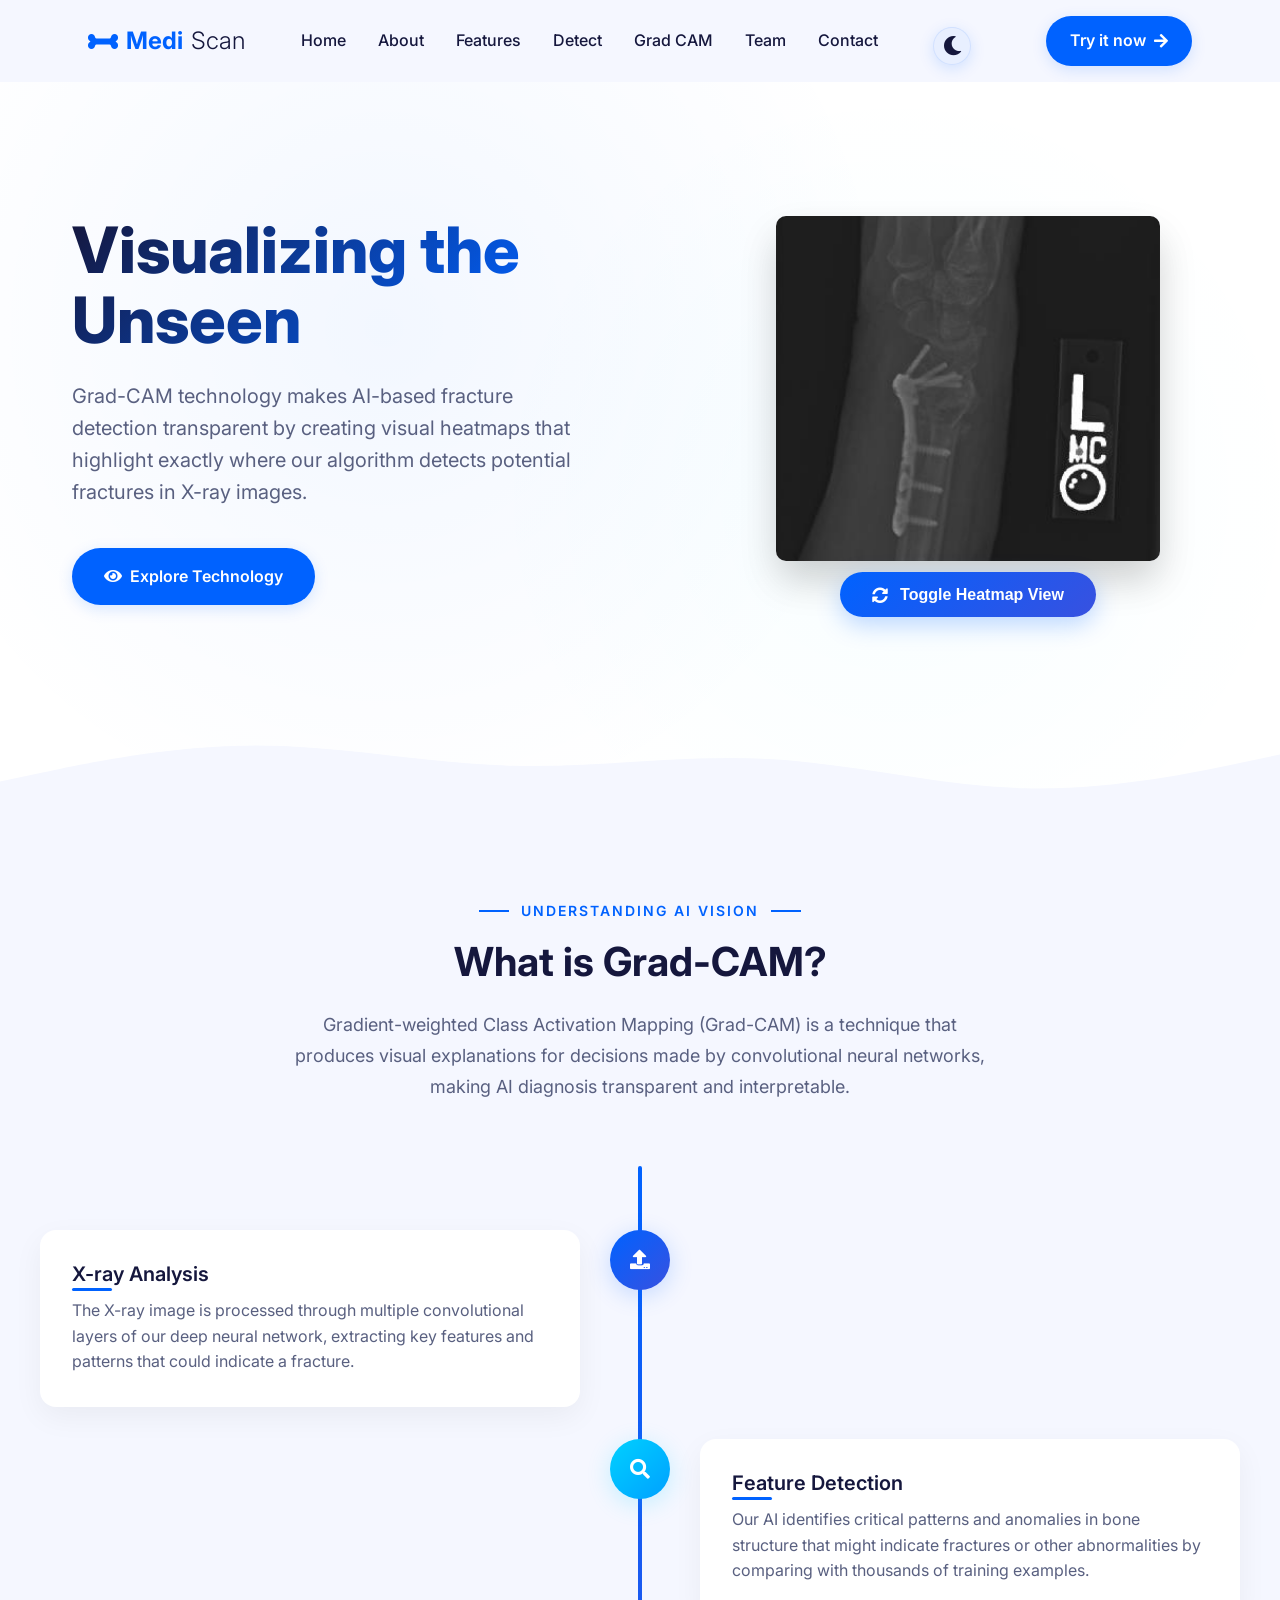
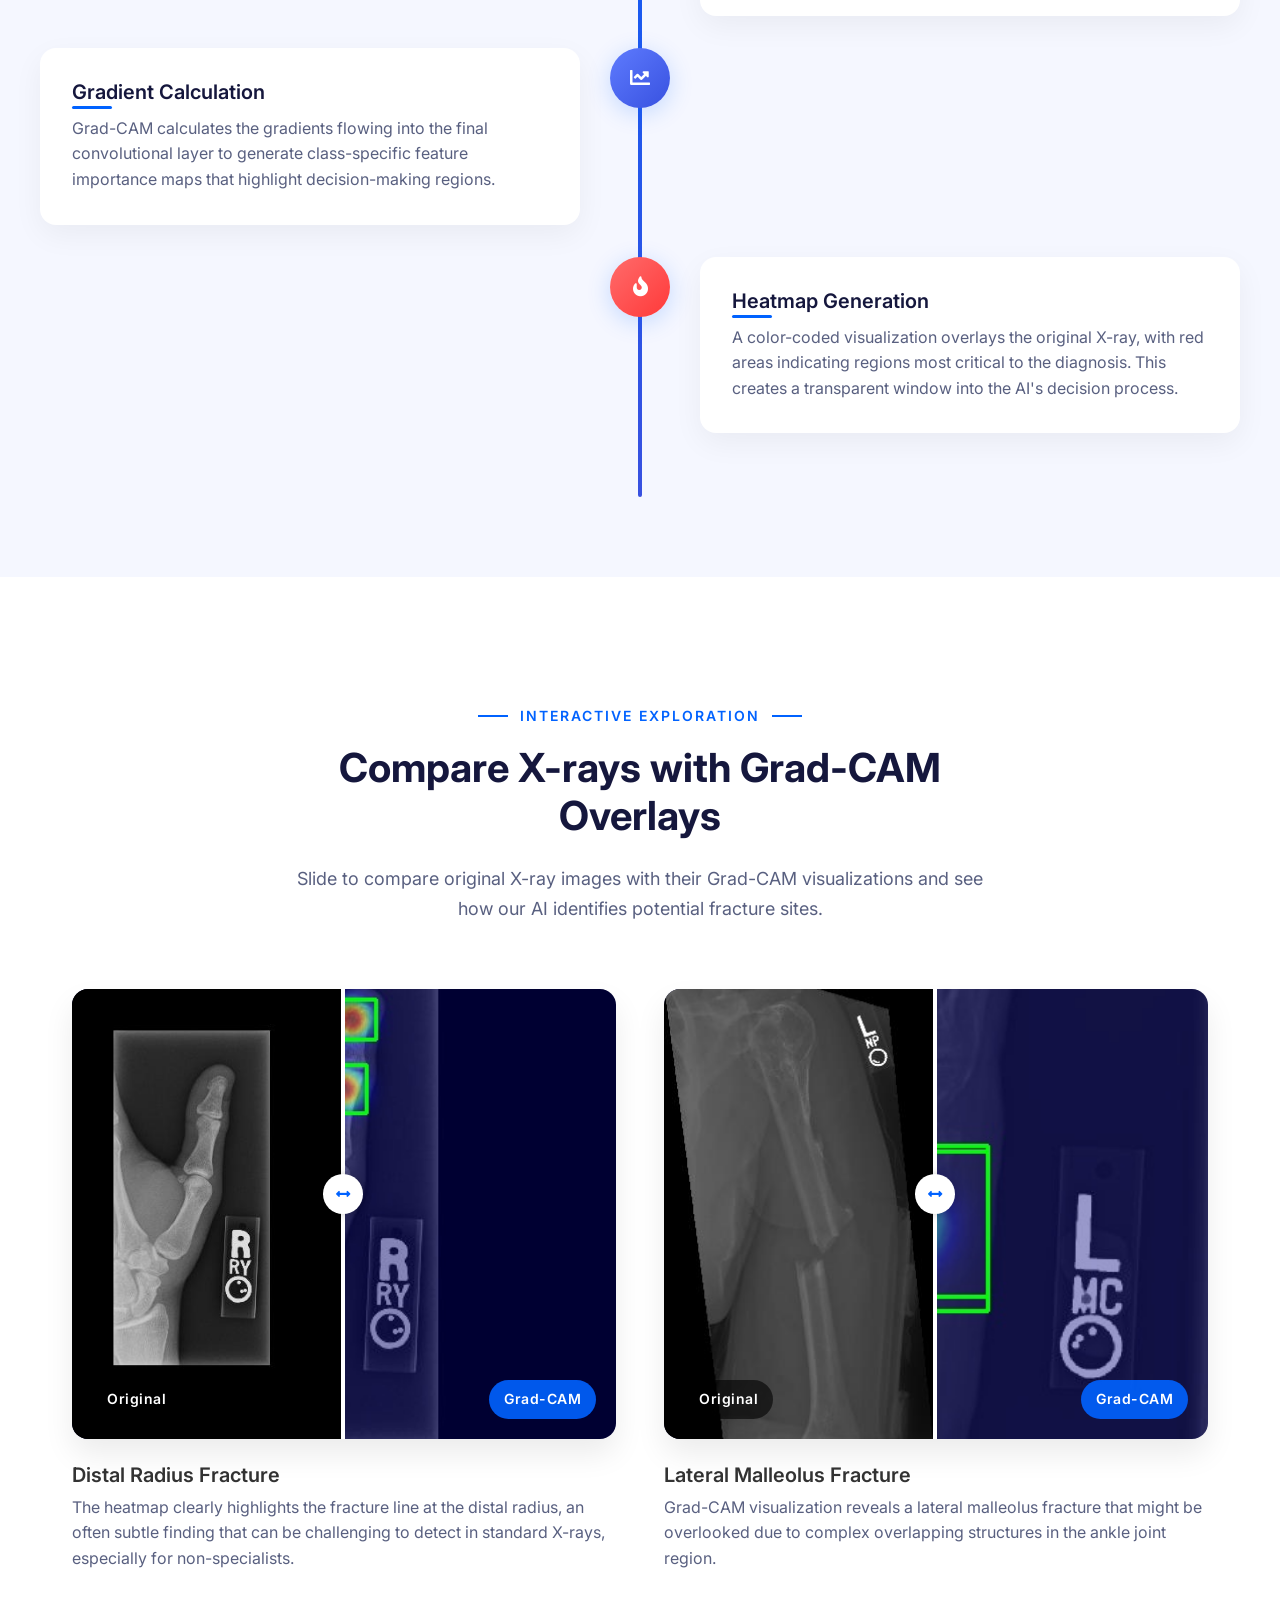
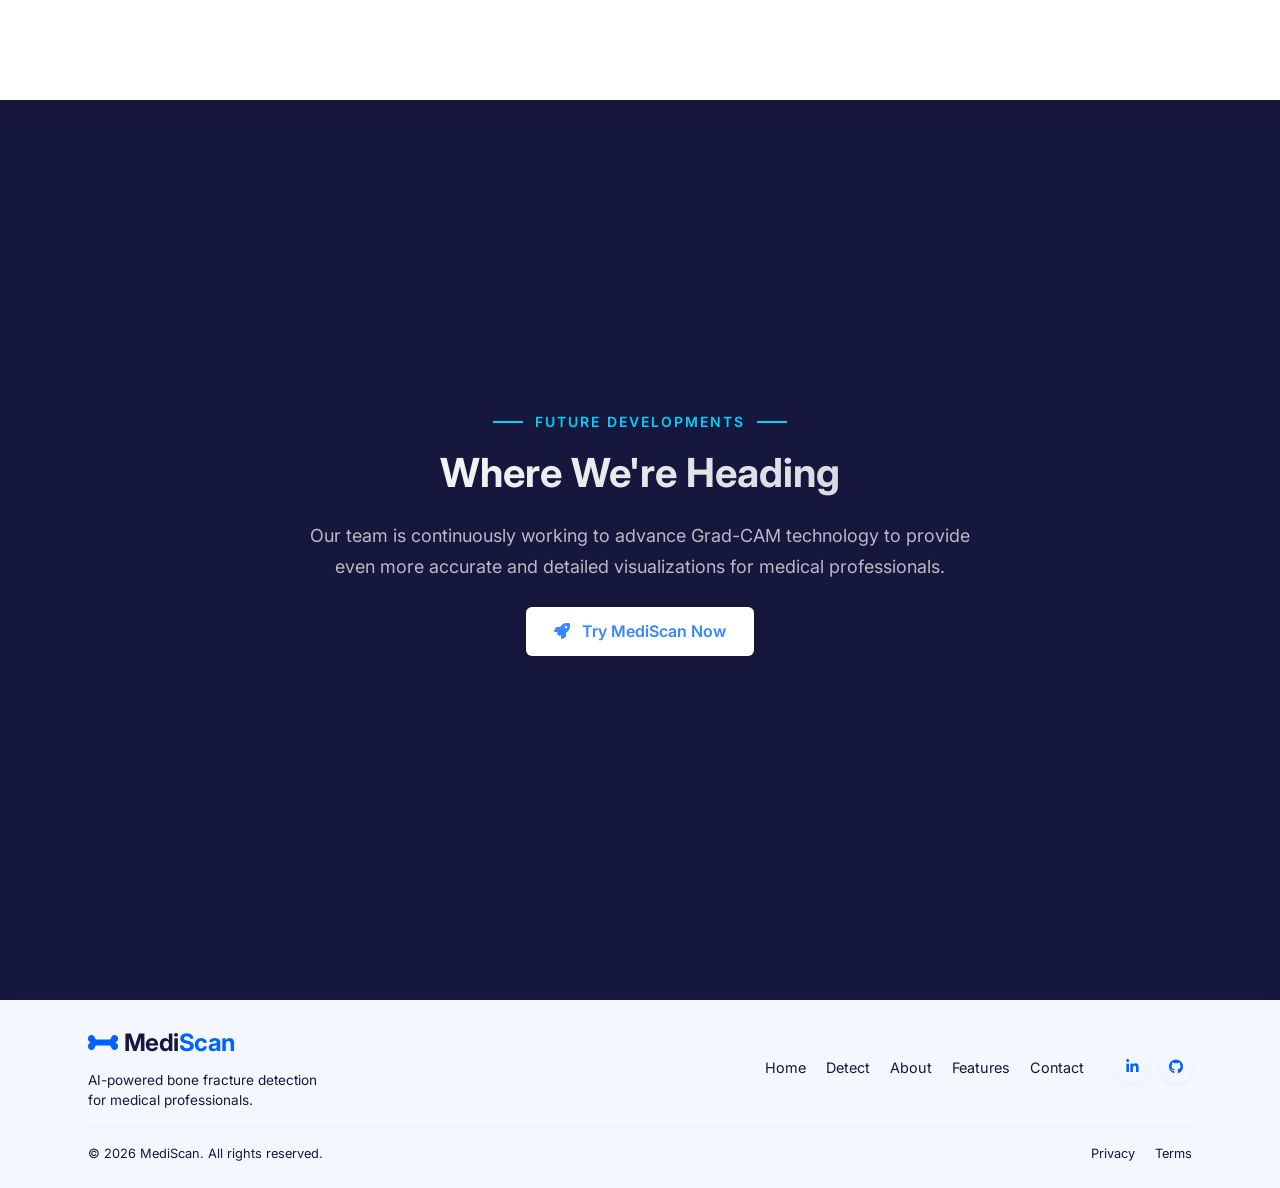
<file: frontend/gradcam.html>
<!DOCTYPE html>
<html lang="en">

<head>
  <script src="theme-handler.js"></script>
  <meta charset="UTF-8">
  <meta name="viewport" content="width=device-width, initial-scale=1.0">
  <title>MediScan | Grad-CAM Visualization</title>
  <meta name="description"
    content="Explore how our AI visualizes and identifies bone fractures using Grad-CAM technology">
  <link rel="stylesheet" href="styles.css">
  <link rel="stylesheet" href="footer-styles.css">
  <script src="cursor-effect.js" defer></script>
  <link rel="preconnect" href="https://fonts.googleapis.com">
  <link rel="preconnect" href="https://fonts.gstatic.com" crossorigin>
  <link href="https://fonts.googleapis.com/css2?family=Inter:wght@300;400;500;600;700;800&display=swap"
    rel="stylesheet">
  <link rel="stylesheet" href="https://cdnjs.cloudflare.com/ajax/libs/font-awesome/5.15.4/css/all.min.css">
  <style>
    /* Custom styles for redesigned Grad-CAM page */
    :root {
      --primary-gradient: linear-gradient(135deg, var(--primary) 0%, #3851E0 100%);
      --accent-gradient: linear-gradient(135deg, #00D1FF 0%, #00A0FF 100%);
      --alert-gradient: linear-gradient(135deg, #FF6B6B 0%, #FF3939 100%);
      --glow-blue: 0 5px 25px rgba(0, 98, 255, 0.2);
      --glow-accent: 0 5px 25px rgba(0, 209, 255, 0.2);
    }

    /* HEADER AND NAVIGATION - Match with global styles */
    .header {
      position: fixed;
      width: 100%;
      z-index: 1000;
      transition: background-color 0.3s ease, box-shadow 0.3s ease;
      padding: 1rem 0;
      background-color: var(--surface-2);
    }

    .header.scrolled {
      background-color: var(--surface-2);
      backdrop-filter: blur(10px);
      box-shadow: 0 4px 20px rgba(0, 0, 0, 0.06);
    }

    /* Full-bleed hero section */
    .gradcam-hero {
      padding-top: 80px;
      /* Add padding to account for fixed header */
      min-height: calc(100vh - 80px);
      /* Adjust height to account for header */
      display: flex;
      align-items: center;
      justify-content: center;
      padding: 0;
      background-color: var(--white);
      position: relative;
      overflow: hidden;
    }

    .gradcam-bg {
      position: absolute;
      top: 0;
      left: 0;
      width: 100%;
      height: 100%;
      z-index: 0;
      background: radial-gradient(circle at 70% 60%, rgba(0, 209, 255, 0.03) 0%, transparent 40%),
        radial-gradient(circle at 30% 40%, rgba(0, 98, 255, 0.05) 0%, transparent 50%);
    }

    .gradcam-wave {
      position: absolute;
      bottom: -2px;
      left: 0;
      width: 100%;
      height: 15vh;
      background: url('data:image/svg+xml;charset=utf8,%3Csvg xmlns="http://www.w3.org/2000/svg" viewBox="0 0 1440 320" preserveAspectRatio="none"%3E%3Cpath fill="%23F5F7FF" fill-opacity="1" d="M0,224L48,202.7C96,181,192,139,288,138.7C384,139,480,181,576,186.7C672,192,768,160,864,170.7C960,181,1056,235,1152,240C1248,245,1344,203,1392,181.3L1440,160L1440,320L1392,320C1344,320,1248,320,1152,320C1056,320,960,320,864,320C768,320,672,320,576,320C480,320,384,320,288,320C192,320,96,320,48,320L0,320Z"%3E%3C/path%3E%3C/svg%3E');
      background-size: cover;
      background-repeat: no-repeat;
      z-index: 1;
    }

    .hero-inner {
      max-width: 1200px;
      margin: 0 auto;
      display: grid;
      grid-template-columns: 1.2fr 1fr;
      gap: 5rem;
      padding: 0 2rem;
      align-items: center;
      position: relative;
      z-index: 2;
    }

    .hero-content {
      position: relative;
    }

    .hero-title {
      font-size: 4rem;
      font-weight: 800;
      margin-bottom: 1.5rem;
      line-height: 1.1;
      background: linear-gradient(135deg, var(--text) 0%, var(--primary) 80%);
      -webkit-background-clip: text;
      -webkit-text-fill-color: transparent;
    }

    .hero-description {
      color: var(--text-light);
      font-size: var(--font-lg);
      margin-bottom: 2.5rem;
      line-height: 1.6;
    }

    .hero-visual {
      position: relative;
      padding-bottom: 90%;
      /* Reduced from 100% to create more space at bottom */
      transform-style: preserve-3d;
      perspective: 1000px;
    }

    .visual-container {
      position: absolute;
      width: 80%;
      height: 80%;
      top: 5%;
      /* Moved up slightly */
      left: 10%;
      transform-style: preserve-3d;
      animation: float 8s infinite ease-in-out;
    }

    .visual-xray,
    .visual-gradcam {
      position: absolute;
      width: 100%;
      height: 100%;
      border-radius: 10px;
      box-shadow: 0 20px 40px rgba(0, 0, 0, 0.1);
      transition: all 0.6s ease;
      overflow: hidden;
    }

    .visual-xray {
      background: var(--surface-2);
      transform: translateZ(0) rotateY(0);
      z-index: 2;
    }

    .visual-gradcam {
      background: var(--surface-2);
      transform: translateZ(-20px) rotateY(180deg);
      z-index: 1;
    }

    .visual-xray img,
    .visual-gradcam img {
      width: 100%;
      height: 100%;
      object-fit: cover;
      transform: scale(1.05);
    }

    /* Fixed controls position - moved significantly lower */
    .visual-controls {
      position: absolute;
      bottom: 2%;
      /* Moved down from 8% to 2% to position button much lower */
      left: 0;
      width: 100%;
      display: flex;
      justify-content: center;
      z-index: 100;
      /* Ensure highest z-index */
    }

    /* Enhanced visual button styling */
    .visual-button {
      background: linear-gradient(135deg, var(--primary) 0%, #3851E0 100%);
      color: var(--white);
      border: none;
      border-radius: 50px;
      padding: 0.85rem 2rem;
      font-weight: 600;
      cursor: pointer;
      transition: all 0.4s cubic-bezier(0.175, 0.885, 0.32, 1.275);
      box-shadow: 0 8px 25px rgba(0, 98, 255, 0.25);
      display: flex;
      align-items: center;
      gap: 0.75rem;
      position: relative;
      overflow: hidden;
      z-index: 1;
    }

    .visual-button::before {
      content: '';
      position: absolute;
      top: 0;
      left: -100%;
      width: 100%;
      height: 100%;
      background: linear-gradient(90deg, transparent, rgba(255, 255, 255, 0.2), transparent);
      transition: left 0.7s ease;
      z-index: -1;
    }

    .visual-button:hover {
      transform: translateY(-5px);
      box-shadow: 0 12px 30px rgba(0, 98, 255, 0.35);
    }

    .visual-button:hover::before {
      left: 100%;
    }

    .visual-button .button-icon {
      display: inline-flex;
      align-items: center;
      justify-content: center;
      transition: transform 0.5s ease;
    }

    .visual-button.active {
      background: linear-gradient(135deg, #FF6B6B 0%, #FF3939 100%);
      box-shadow: 0 8px 25px rgba(255, 57, 57, 0.25);
    }

    .visual-button.active:hover {
      box-shadow: 0 12px 30px rgba(255, 57, 57, 0.35);
    }

    .visual-button .status-indicator {
      position: relative;
      display: inline-block;
      width: 12px;
      height: 12px;
      border-radius: 50%;
      background-color: var(--white);
      margin-right: 0.5rem;
      transition: all 0.3s ease;
    }

    .visual-button .status-indicator::after {
      content: '';
      position: absolute;
      top: -4px;
      left: -4px;
      width: 20px;
      height: 20px;
      border-radius: 50%;
      background-color: rgba(255, 255, 255, 0.3);
      animation: pulse 1.5s infinite;
    }

    @keyframes pulse {
      0% {
        transform: scale(0.9);
        opacity: 0.7;
      }

      50% {
        transform: scale(1.1);
        opacity: 0.3;
      }

      100% {
        transform: scale(0.9);
        opacity: 0.7;
      }
    }

    .show-gradcam .visual-xray {
      transform: translateZ(-20px) rotateY(-180deg);
      z-index: 1;
    }

    .show-gradcam .visual-gradcam {
      transform: translateZ(0) rotateY(0);
      z-index: 2;
    }

    /* Immersive scroll sections */
    .immersive-section {
      min-height: 100vh;
      display: flex;
      align-items: center;
      position: relative;
      overflow: hidden;
    }

    .immersive-section.light {
      background-color: var(--surface-2);
    }

    .immersive-section.dark {
      background-color: var(--text);
      color: var(--white);
    }

    .immersive-inner {
      width: 100%;
      max-width: 1400px;
      margin: 0 auto;
      padding: 5rem 2rem;
      position: relative;
      z-index: 2;
    }

    .section-intro {
      max-width: 700px;
      margin: 0 auto 4rem;
      text-align: center;
    }

    .section-eyebrow {
      color: var(--primary);
      font-weight: 600;
      margin-bottom: 1rem;
      text-transform: uppercase;
      letter-spacing: 2px;
      font-size: var(--font-xs);
      display: flex;
      align-items: center;
      justify-content: center;
      gap: 0.75rem;
    }

    .immersive-section.dark .section-eyebrow {
      color: var(--accent);
    }

    .section-eyebrow span {
      width: 30px;
      height: 2px;
      background-color: currentColor;
    }

    .section-heading {
      font-size: var(--font-3xl);
      font-weight: 700;
      margin-bottom: 1.5rem;
    }

    .immersive-section.dark .section-heading {
      background: linear-gradient(135deg, var(--white) 0%, rgba(255, 255, 255, 0.8) 100%);
      -webkit-background-clip: text;
      -webkit-text-fill-color: transparent;
    }

    .section-subheading {
      color: var(--text-light);
      font-size: var(--font-md);
      line-height: 1.7;
    }

    .immersive-section.dark .section-subheading {
      color: rgba(255, 255, 255, 0.7);
    }

    /* Timeline process section */
    .timeline {
      position: relative;
      max-width: 1200px;
      margin: 0 auto;
      padding: 2rem 0;
    }

    .timeline::before {
      content: '';
      position: absolute;
      top: 0;
      left: 50%;
      height: 100%;
      width: 4px;
      background: var(--primary-gradient);
      transform: translateX(-50%);
      border-radius: 2px;
    }

    .timeline-item {
      display: flex;
      position: relative;
      margin: 2rem 0;
      width: 100%;
      justify-content: center;
      min-height: 120px;
      opacity: 0;
      transform: translateY(30px);
      transition: all 0.8s ease;
    }

    .timeline-item.show {
      opacity: 1;
      transform: translateY(0);
    }

    .timeline-icon {
      position: absolute;
      left: 50%;
      width: 60px;
      height: 60px;
      margin-left: -30px;
      border-radius: 50%;
      text-align: center;
      background: var(--primary-gradient);
      color: white;
      display: flex;
      align-items: center;
      justify-content: center;
      font-size: 1.25rem;
      z-index: 2;
      box-shadow: var(--glow-blue);
    }

    .timeline-item:nth-child(2) .timeline-icon {
      background: var(--accent-gradient);
      box-shadow: var(--glow-accent);
    }

    .timeline-item:nth-child(3) .timeline-icon {
      background: linear-gradient(135deg, #5E7BFE 0%, #3851E0 100%);
    }

    .timeline-item:nth-child(4) .timeline-icon {
      background: var(--alert-gradient);
    }

    .timeline-content {
      width: 45%;
      background: var(--white);
      padding: 2rem;
      border-radius: 16px;
      box-shadow: 0 10px 30px rgba(0, 0, 0, 0.05);
    }

    .timeline-item:nth-child(odd) .timeline-content {
      margin-right: auto;
      margin-left: 0;
      transform: translateX(-50px);
      transition: all 0.8s ease;
    }

    .timeline-item:nth-child(even) .timeline-content {
      margin-left: auto;
      margin-right: 0;
      transform: translateX(50px);
      transition: all 0.8s ease;
    }

    .timeline-item.show .timeline-content {
      transform: translateX(0);
    }

    .timeline-title {
      font-size: var(--font-lg);
      font-weight: 600;
      margin-bottom: 0.75rem;
      position: relative;
      display: inline-block;
    }

    .timeline-title::after {
      content: '';
      position: absolute;
      bottom: -5px;
      left: 0;
      height: 3px;
      width: 40px;
      background: var(--primary);
      border-radius: 2px;
    }

    .timeline-text {
      color: var(--text-light);
      font-size: var(--font-sm);
      line-height: 1.6;
    }

    /* Interactive comparison slider */
    .comparison-section {
      padding: 8rem 0;
      background-color: var(--white);
    }

    .comparison-container {
      max-width: 1200px;
      margin: 0 auto;
      padding: 0 2rem;
    }

    .comparison-grid {
      display: grid;
      grid-template-columns: repeat(auto-fit, minmax(400px, 1fr));
      gap: 3rem;
      margin-top: 4rem;
    }

    .comparison-item {
      position: relative;
      border-radius: 16px;
      overflow: hidden;
      box-shadow: 0 15px 30px rgba(0, 0, 0, 0.08);
      height: 450px;
    }

    .comparison-wrapper {
      position: relative;
      width: 100%;
      height: 100%;
      overflow: hidden;
    }

    .comparison-before,
    .comparison-after {
      position: absolute;
      top: 0;
      left: 0;
      width: 100%;
      height: 100%;
      overflow: hidden;
    }

    .comparison-before img,
    .comparison-after img {
      width: 100%;
      height: 100%;
      object-fit: cover;
    }

    .comparison-before {
      z-index: 1;
      width: 50%;
    }

    .comparison-label {
      position: absolute;
      bottom: 20px;
      padding: 8px 15px;
      border-radius: 25px;
      font-size: var(--font-xs);
      font-weight: 600;
      color: white;
      z-index: 3;
    }

    .comparison-before-label {
      left: 20px;
      background-color: rgba(0, 0, 0, 0.6);
    }

    .comparison-after-label {
      right: 20px;
      background-color: rgba(0, 98, 255, 0.9);
    }

    .comparison-handle {
      position: absolute;
      top: 0;
      left: 50%;
      width: 4px;
      height: 100%;
      background-color: var(--white);
      z-index: 2;
      transform: translateX(-2px);
      cursor: ew-resize;
    }

    .comparison-button {
      position: absolute;
      top: 50%;
      left: 50%;
      width: 40px;
      height: 40px;
      border-radius: 50%;
      background-color: var(--white);
      transform: translate(-50%, -50%);
      z-index: 3;
      display: flex;
      align-items: center;
      justify-content: center;
      box-shadow: 0 0 10px rgba(0, 0, 0, 0.2);
      cursor: ew-resize;
    }

    .comparison-arrows {
      color: var(--primary);
      font-size: 0.9rem;
    }

    .comparison-title {
      margin-top: 1.5rem;
      font-size: var(--font-lg);
      font-weight: 600;
    }

    .comparison-description {
      color: var(--text-light);
      margin-top: 0.5rem;
      font-size: var(--font-sm);
      line-height: 1.6;
    }

    /* Responsive Styles */
    @media (max-width: 1200px) {
      .hero-inner {
        grid-template-columns: 1fr;
        gap: 3rem;
        padding-top: 3rem;
      }

      .hero-title {
        font-size: 3rem;
      }

      .hero-visual {
        padding-bottom: 70%;
      }

      .timeline::before {
        left: 60px;
      }

      .timeline-icon {
        left: 60px;
        margin-left: -30px;
      }

      .timeline-content {
        width: 80%;
      }

      .timeline-item:nth-child(odd) .timeline-content,
      .timeline-item:nth-child(even) .timeline-content {
        margin-left: auto;
        margin-right: 0;
        transform: translateX(0);
      }
    }

    @media (max-width: 768px) {
      .hero-title {
        font-size: 2.5rem;
      }

      .comparison-grid {
        grid-template-columns: 1fr;
      }

      .comparison-item {
        height: 350px;
      }
    }

    @media (max-width: 576px) {
      .hero-badge {
        padding: 0.4rem 0.8rem;
      }

      .hero-title {
        font-size: 2rem;
      }

      .timeline::before {
        left: 40px;
      }

      .timeline-icon {
        left: 40px;
        width: 50px;
        height: 50px;
        margin-left: -25px;
      }

      .timeline-content {
        width: 85%;
        padding: 1.5rem;
      }
    }

    /* Animation keyframes */
    @keyframes float {

      0%,
      100% {
        transform: translateY(0) rotateY(0);
      }

      50% {
        transform: translateY(-15px) rotateY(3deg);
      }
    }
  </style>
</head>

<body>
  <!-- HEADER -->
  <div id="nav-placeholder"></div>

  <!-- MAIN CONTENT -->
  <main>
    <!-- 3D Interactive Hero Section -->
    <section class="gradcam-hero">
      <div class="gradcam-bg"></div>
      <div class="hero-inner">
        <div class="hero-content">
          <h1 class="hero-title">Visualizing the Unseen</h1>
          <p class="hero-description">Grad-CAM technology makes AI-based fracture detection transparent by creating
            visual heatmaps that highlight exactly where our algorithm detects potential fractures in X-ray images.</p>
          <a href="#explore" class="btn-primary">
            <i class="fas fa-eye"></i> Explore Technology
          </a>
        </div>

        <div class="hero-visual">
          <div class="visual-container" id="visual-container">
            <div class="visual-xray">
              <img src="./images/wrist-xray.jpg" alt="Wrist X-ray"
                onerror="this.src='https://images.unsplash.com/photo-1583774198559-21876a208a23?ixlib=rb-4.0.3&ixid=MnwxMjA3fDB8MHxwaG90by1wYWdlfHx8fGVufDB8fHx8&auto=format&fit=crop&w=600&q=80'">
            </div>
            <div class="visual-gradcam">
              <img src="./images/wrist-gradcam.jpg" alt="Wrist X-ray with Grad-CAM visualization"
                onerror="this.src='https://images.unsplash.com/photo-1583774198559-21876a208a23?ixlib=rb-4.0.3&ixid=MnwxMjA3fDB8MHxwaG90by1wYWdlfHx8fGVufDB8fHx8&auto=format&fit=crop&w=600&q=80'">
            </div>
          </div>

          <div class="visual-controls">
            <button class="visual-button" id="flip-visual">
              <i class="fas fa-sync-alt"></i> Toggle Heatmap View
            </button>
          </div>
        </div>
      </div>
      <div class="gradcam-wave"></div>
    </section>

    <!-- What is Grad-CAM Section -->
    <section class="immersive-section light" id="explore">
      <div class="immersive-inner">
        <div class="section-intro">
          <div class="section-eyebrow">
            <span></span>Understanding AI Vision<span></span>
          </div>
          <h2 class="section-heading">What is Grad-CAM?</h2>
          <p class="section-subheading">Gradient-weighted Class Activation Mapping (Grad-CAM) is a technique that
            produces visual explanations for decisions made by convolutional neural networks, making AI diagnosis
            transparent and interpretable.</p>
        </div>

        <!-- Timeline-based process flow -->
        <div class="timeline">
          <div class="timeline-item">
            <div class="timeline-icon">
              <i class="fas fa-upload"></i>
            </div>
            <div class="timeline-content">
              <h3 class="timeline-title">X-ray Analysis</h3>
              <p class="timeline-text">The X-ray image is processed through multiple convolutional layers of our deep
                neural network, extracting key features and patterns that could indicate a fracture.</p>
            </div>
          </div>

          <div class="timeline-item">
            <div class="timeline-icon">
              <i class="fas fa-search"></i>
            </div>
            <div class="timeline-content">
              <h3 class="timeline-title">Feature Detection</h3>
              <p class="timeline-text">Our AI identifies critical patterns and anomalies in bone structure that might
                indicate fractures or other abnormalities by comparing with thousands of training examples.</p>
            </div>
          </div>

          <div class="timeline-item">
            <div class="timeline-icon">
              <i class="fas fa-chart-line"></i>
            </div>
            <div class="timeline-content">
              <h3 class="timeline-title">Gradient Calculation</h3>
              <p class="timeline-text">Grad-CAM calculates the gradients flowing into the final convolutional layer to
                generate class-specific feature importance maps that highlight decision-making regions.</p>
            </div>
          </div>

          <div class="timeline-item">
            <div class="timeline-icon">
              <i class="fas fa-fire"></i>
            </div>
            <div class="timeline-content">
              <h3 class="timeline-title">Heatmap Generation</h3>
              <p class="timeline-text">A color-coded visualization overlays the original X-ray, with red areas
                indicating regions most critical to the diagnosis. This creates a transparent window into the AI's
                decision process.</p>
            </div>
          </div>
        </div>
      </div>
    </section>

    <!-- Interactive Comparison Section -->
    <section class="comparison-section">
      <div class="comparison-container">
        <div class="section-intro">
          <div class="section-eyebrow">
            <span></span>Interactive Exploration<span></span>
          </div>
          <h2 class="section-heading">Compare X-rays with Grad-CAM Overlays</h2>
          <p class="section-subheading">Slide to compare original X-ray images with their Grad-CAM visualizations and
            see how our AI identifies potential fracture sites.</p>
        </div>

        <div class="comparison-grid">
          <!-- Wrist Comparison -->
          <div>
            <div class="comparison-item">
              <div class="comparison-wrapper">
                <div class="comparison-after">
                  <img src="./images/wrist-gradcamm.jpg" alt="Wrist X-ray with Grad-CAM"
                    onerror="this.src='https://images.unsplash.com/photo-1583774198559-21876a208a23?ixlib=rb-4.0.3&ixid=MnwxMjA3fDB8MHxwaG90by1wYWdlfHx8fGVufDB8fHx8&auto=format&fit=crop&w=600&q=80'">
                </div>
                <div class="comparison-before">
                  <img src="./images/wrist-xrayy.jpg" alt="Wrist X-ray"
                    onerror="this.src='https://images.unsplash.com/photo-1583774198559-21876a208a23?ixlib=rb-4.0.3&ixid=MnwxMjA3fDB8MHxwaG90by1wYWdlfHx8fGVufDB8fHx8&auto=format&fit=crop&w=600&q=80'">
                </div>
                <div class="comparison-handle">
                  <div class="comparison-button">
                    <i class="fas fa-arrows-alt-h comparison-arrows"></i>
                  </div>
                </div>
                <div class="comparison-before-label comparison-label">Original</div>
                <div class="comparison-after-label comparison-label">Grad-CAM</div>
              </div>
            </div>
            <h3 class="comparison-title">Distal Radius Fracture</h3>
            <p class="comparison-description">The heatmap clearly highlights the fracture line at the distal radius, an
              often subtle finding that can be challenging to detect in standard X-rays, especially for non-specialists.
            </p>
          </div>

          <!-- Ankle Comparison -->
          <div>
            <div class="comparison-item">
              <div class="comparison-wrapper">
                <div class="comparison-after">
                  <img src="./images/ankle-gradcam.jpg" alt="Ankle X-ray with Grad-CAM"
                    onerror="this.src='https://images.unsplash.com/photo-1582719471384-894fbb16e074?ixlib=rb-4.0.3&ixid=MnwxMjA3fDB8MHxwaG90by1wYWdlfHx8fGVufDB8fHx8&auto=format&fit=crop&w=600&q=80'">
                </div>
                <div class="comparison-before">
                  <img src="./images/ankle-xray.jpg" alt="Ankle X-ray"
                    onerror="this.src='https://images.unsplash.com/photo-1582719471384-894fbb16e074?ixlib=rb-4.0.3&ixid=MnwxMjA3fDB8MHxwaG90by1wYWdlfHx8fGVufDB8fHx8&auto=format&fit=crop&w=600&q=80'">
                </div>
                <div class="comparison-handle">
                  <div class="comparison-button">
                    <i class="fas fa-arrows-alt-h comparison-arrows"></i>
                  </div>
                </div>
                <div class="comparison-before-label comparison-label">Original</div>
                <div class="comparison-after-label comparison-label">Grad-CAM</div>
              </div>
            </div>
            <h3 class="comparison-title">Lateral Malleolus Fracture</h3>
            <p class="comparison-description">Grad-CAM visualization reveals a lateral malleolus fracture that might be
              overlooked due to complex overlapping structures in the ankle joint region.</p>
          </div>
        </div>
      </div>
    </section>

    <!-- Dark immersive section -->
    <section class="immersive-section dark">
      <div class="immersive-inner" style="padding: 3rem 2rem;">
        <div class="section-intro" style="margin-bottom: 2rem;">
          <div class="section-eyebrow">
            <span></span>Future Developments<span></span>
          </div>
          <h2 class="section-heading">Where We're Heading</h2>
          <p class="section-subheading">Our team is continuously working to advance Grad-CAM technology to provide even
            more accurate and detailed visualizations for medical professionals.</p>
          <div style="margin-top: 1.5rem;">
            <a href="detect.html" class="btn-white">
              <i class="fas fa-rocket"></i> Try MediScan Now
            </a>
          </div>
        </div>
      </div>
    </section>
  </main>

  <!-- FOOTER -->
  <div id="footer-placeholder"></div>

  <script>
    document.addEventListener('DOMContentLoaded', function () {
      // Mobile menu toggle
      const menuToggle = document.querySelector('.mobile-menu-button');
      const mobileNav = document.querySelector('.mobile-nav');
      const mobileNavClose = document.querySelector('.mobile-nav-close');
      const header = document.getElementById('header');

      if (menuToggle) {
        menuToggle.addEventListener('click', () => {
          mobileNav.classList.add('active');
        });
      }

      if (mobileNavClose) {
        mobileNavClose.addEventListener('click', () => {
          mobileNav.classList.remove('active');
        });
      }

      // Header scroll effect
      window.addEventListener('scroll', () => {
        if (window.scrollY > 50) {
          header.classList.add('scrolled');
        } else {
          header.classList.remove('scrolled');
        }
      });

      // Load navigation template
      fetch('./nav-template.html')
        .then(response => response.text())
        .then(data => {
          document.getElementById('nav-placeholder').innerHTML = data;
        })
        .catch(error => {
          console.error('Error loading navigation:', error);
        });

      // Load footer template
      fetch('./footer-template.html')
        .then(response => response.text())
        .then(data => {
          document.getElementById('footer-placeholder').innerHTML = data;
        })
        .catch(error => {
          console.error('Error loading footer:', error);
        });

      // Visual flip effect with enhanced animation
      const flipButton = document.getElementById('flip-visual');
      const visualContainer = document.getElementById('visual-container');
      let isFlipped = false;

      if (flipButton && visualContainer) {
        flipButton.addEventListener('click', () => {
          if (!isFlipped) {
            // Show heatmap (flip to Grad-CAM view)
            visualContainer.parentElement.classList.add('show-gradcam');
            flipButton.classList.add('active');
            flipButton.innerHTML = '<span class="status-indicator"></span><span class="button-icon"><i class="fas fa-eye"></i></span> Viewing Heatmap';

            // Add rotation animation to the button icon
            const buttonIcon = flipButton.querySelector('.button-icon');
            buttonIcon.style.transform = 'rotate(360deg)';
            setTimeout(() => {
              buttonIcon.style.transform = 'rotate(0deg)';
            }, 500);
          } else {
            // Show original (flip back to X-ray view)
            visualContainer.parentElement.classList.remove('show-gradcam');
            flipButton.classList.remove('active');
            flipButton.innerHTML = '<span class="button-icon"><i class="fas fa-sync-alt"></i></span> Toggle Heatmap View';
          }
          isFlipped = !isFlipped;
        });
      }

      // Timeline animation
      const timelineItems = document.querySelectorAll('.timeline-item');
      const observerOptions = {
        root: null,
        rootMargin: '0px',
        threshold: 0.2
      };

      const observer = new IntersectionObserver((entries) => {
        entries.forEach(entry => {
          if (entry.isIntersecting) {
            entry.target.classList.add('show');
            observer.unobserve(entry.target);
          }
        });
      }, observerOptions);

      timelineItems.forEach(item => {
        observer.observe(item);
      });

      // Comparison slider functionality
      const sliders = document.querySelectorAll('.comparison-wrapper');

      function initComparison(slider) {
        const handle = slider.querySelector('.comparison-handle');
        const before = slider.querySelector('.comparison-before');
        const sliderWidth = slider.offsetWidth;

        function moveSlider(e) {
          let position = e.pageX - slider.getBoundingClientRect().left;

          if (position < 0) position = 0;
          if (position > sliderWidth) position = sliderWidth;

          const percentage = (position / sliderWidth) * 100;

          before.style.width = `${percentage}%`;
          handle.style.left = `${percentage}%`;
        }

        handle.addEventListener('mousedown', () => {
          slider.addEventListener('mousemove', moveSlider);
        });

        document.addEventListener('mouseup', () => {
          slider.removeEventListener('mousemove', moveSlider);
        });

        slider.addEventListener('touchmove', (e) => {
          e.preventDefault();
          let position = e.touches[0].pageX - slider.getBoundingClientRect().left;

          if (position < 0) position = 0;
          if (position > sliderWidth) position = sliderWidth;

          const percentage = (position / sliderWidth) * 100;

          before.style.width = `${percentage}%`;
          handle.style.left = `${percentage}%`;
        });
      }

      sliders.forEach(initComparison);

      // Horizontal scroll functionality
      const scrollContainer = document.getElementById('horizontal-scroll');
      const scrollLeftBtn = document.getElementById('scroll-left');
      const scrollRightBtn = document.getElementById('scroll-right');

      if (scrollContainer && scrollLeftBtn && scrollRightBtn) {
        scrollLeftBtn.addEventListener('click', () => {
          scrollContainer.scrollBy({
            left: -550,
            behavior: 'smooth'
          });
        });

        scrollRightBtn.addEventListener('click', () => {
          scrollContainer.scrollBy({
            left: 550,
            behavior: 'smooth'
          });
        });
      }

      // Window resize event
      window.addEventListener('resize', () => {
        // Re-initialize comparison sliders on window resize
        sliders.forEach(initComparison);
      });
    });
  </script>
</body>

</html>
</file>
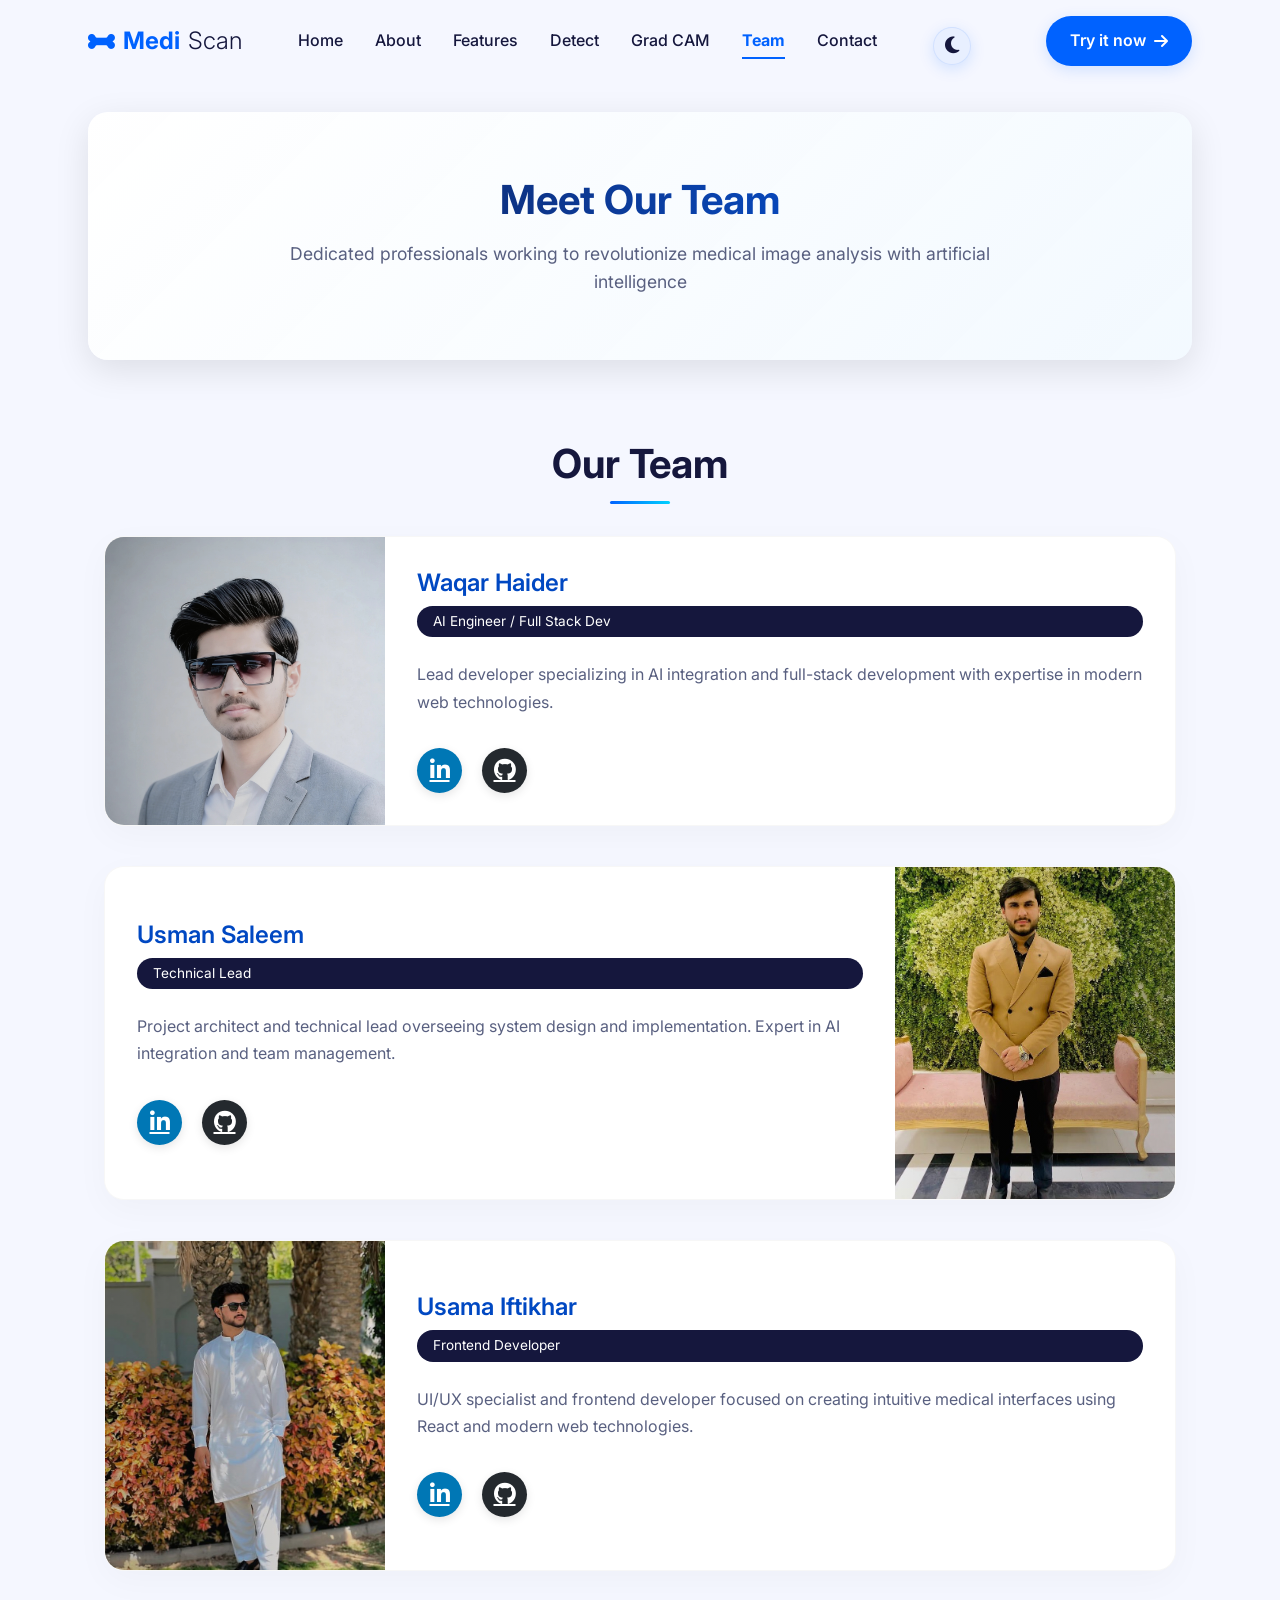
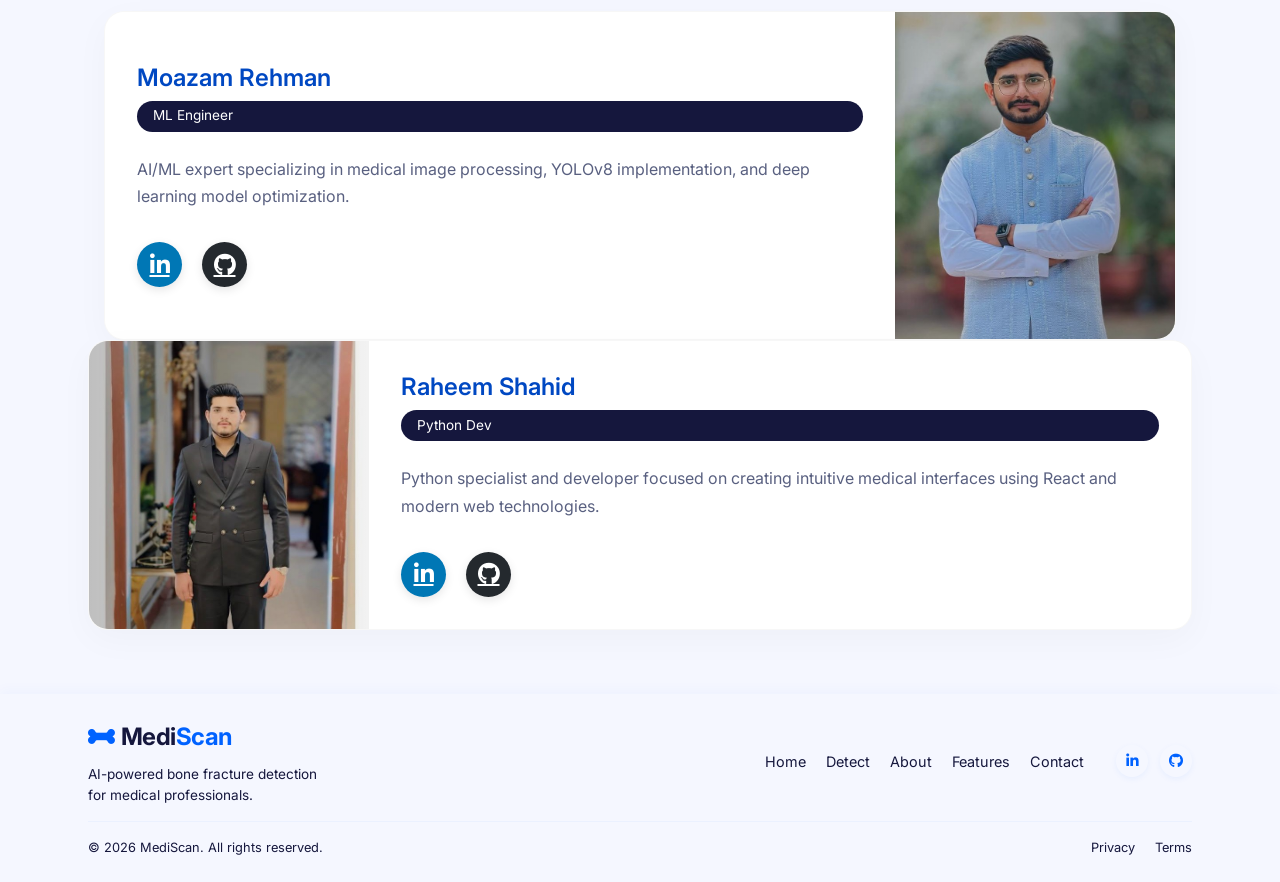
<file: frontend/team.html>
<!DOCTYPE html>
<html lang="en">

<head>
  <script src="theme-handler.js"></script>
  <meta charset="UTF-8" />
  <meta name="viewport" content="width=device-width, initial-scale=1.0" />
  <title>MediScan - Our Team</title>
  <link rel="stylesheet" href="styles.css" />
  <link rel="stylesheet" href="footer-styles.css" />
  <link rel="stylesheet" href="https://cdnjs.cloudflare.com/ajax/libs/font-awesome/6.4.0/css/all.min.css" />
  <link rel="preconnect" href="https://fonts.googleapis.com">
  <link rel="preconnect" href="https://fonts.gstatic.com" crossorigin>
  <link href="https://fonts.googleapis.com/css2?family=Inter:wght@300;400;500;600;700;800&display=swap"
    rel="stylesheet">
  <style>
    :root {
      --primary: #0062FF;
      --primary-dark: #0048c2;
      --secondary: #EAEFFF;
      --accent: #00D1FF;
      --text: #15173D;
      --text-light: #596080;
      --surface-1: #FFFFFF;
      --surface-2: #F5F7FF;
      --white: #FFFFFF;
      --heading-font: 'Inter', sans-serif;
      --body-font: 'Inter', sans-serif;
    }

    * {
      margin: 0;
      padding: 0;
      box-sizing: border-box;
    }

    body {
      font-family: var(--body-font);
      background-color: var(--surface-2);
      color: var(--text);
      line-height: 1.6;
      overflow-x: hidden;
      margin: 0;
    }

    /* HEADER AND NAVIGATION - Match with global styles */
    .header {
      position: fixed;
      top: 0;
      left: 0;
      width: 100%;
      z-index: 1000;
      transition: background-color 0.3s ease, box-shadow 0.3s ease;
      padding: 1rem 0;
      background-color: var(--surface-2);
    }

    .header.scrolled {
      background-color: var(--surface-2);
      backdrop-filter: blur(10px);
      box-shadow: 0 4px 20px rgba(0, 0, 0, 0.06);
    }

    .active-indicator {
      display: block;
      position: absolute;
      bottom: -5px;
      left: 0;
      width: 100%;
      height: 2px;
      background-color: var(--primary);
    }

    /* Team page styles - adjusted for header */
    .team-header {
      background: linear-gradient(135deg, rgba(255, 255, 255, 0.98) 0%, rgba(242, 249, 255, 0.95) 100%);
      padding: 4rem 2rem;
      margin: 7rem auto 3rem;
      /* Updated top margin to account for fixed header */
      text-align: center;
      position: relative;
      overflow: hidden;
      border-radius: 20px;
      max-width: 1200px;
      box-shadow: 0 10px 35px rgba(0, 0, 0, 0.1);
    }

    .team-header h1 {
      font-size: 2.5rem;
      background: linear-gradient(90deg, var(--text) 0%, var(--primary) 100%);
      -webkit-background-clip: text;
      background-clip: text;
      -webkit-text-fill-color: transparent;
      margin-bottom: 1rem;
      font-weight: 700;
    }

    .team-header p {
      font-size: 1.1rem;
      color: var(--text-light);
      max-width: 700px;
      margin: 0 auto;
    }

    .team-section {
      padding: 2rem 0 4rem;
      max-width: 1200px;
      margin: 0 auto;
      position: relative;
    }

    .team-intro {
      max-width: 800px;
      margin: 0 auto 2rem;
      padding: 0 1rem;
      position: relative;
    }

    .team-intro p {
      font-size: 1.1rem;
      color: var(--text-light);
      line-height: 1.8;
    }

    .team-intro::after {
      content: '';
      position: absolute;
      bottom: -1rem;
      left: 50%;
      transform: translateX(-50%);
      width: 40px;
      height: 2px;
      background: var(--primary);
      border-radius: 2px;
    }

    .section-title {
      text-align: center;
      font-size: 2.5rem;
      color: var(--text);
      margin-bottom: 2rem;
      position: relative;
      padding-bottom: 1rem;
      font-weight: 700;
    }

    .section-title::after {
      content: '';
      position: absolute;
      bottom: 0;
      left: 50%;
      transform: translateX(-50%);
      width: 60px;
      height: 3px;
      background: linear-gradient(90deg, var(--primary) 0%, var(--accent) 100%);
      border-radius: 3px;
    }

    .team-members {
      display: flex;
      flex-direction: column;
      gap: 2.5rem;
      padding: 0 1rem;
      max-width: 1200px;
      margin: 0 auto;
    }

    .team-member {
      display: flex;
      background: var(--surface-1);
      border-radius: 20px;
      box-shadow: 0 10px 35px rgba(0, 0, 0, 0.03);
      overflow: hidden;
      transition: all 0.3s ease;
      position: relative;
      border: 1px solid rgba(0, 0, 0, 0.03);
    }

    .team-member:hover {
      transform: translateY(-5px);
      box-shadow: 0 15px 35px rgba(0, 98, 255, 0.1);
      border-color: rgba(0, 0, 0, 0.05);
    }

    .team-member:nth-child(even) {
      flex-direction: row-reverse;
    }

    .member-image-container {
      flex: 0 0 280px;
      position: relative;
      overflow: hidden;
    }

    .member-image {
      width: 100%;
      height: 100%;
      object-fit: cover;
      transition: transform 0.5s ease;
    }

    .team-member:hover .member-image {
      transform: scale(1.05);
    }

    .member-overlay {
      position: absolute;
      top: 0;
      left: 0;
      width: 100%;
      height: 100%;
      background: linear-gradient(to right,
          rgba(0, 0, 0, 0.5) 0%,
          rgba(0, 0, 0, 0.1) 100%);
      opacity: 0.5;
      transition: all 0.3s ease;
    }

    .team-member:nth-child(even) .member-overlay {
      background: linear-gradient(to left,
          rgba(0, 0, 0, 0.5) 0%,
          rgba(0, 0, 0, 0.1) 100%);
    }

    .team-member:hover .member-overlay {
      opacity: 0.8;
    }

    .member-details {
      flex: 1;
      padding: 2rem;
      display: flex;
      flex-direction: column;
      justify-content: center;
    }

    .member-name {
      font-size: 1.5rem;
      font-weight: 600;
      color: var(--primary-dark);
      margin-bottom: 0.5rem;
      transition: all 0.3s ease;
    }

    .team-member:hover .member-name {
      color: var(--primary);
    }

    .member-role {
      display: inline-block;
      font-size: 0.85rem;
      color: white;
      background: var(--text);
      padding: 0.3rem 1rem;
      border-radius: 30px;
      margin-bottom: 1.5rem;
    }

    .member-bio {
      color: var(--text-light);
      font-size: 1rem;
      line-height: 1.7;
      margin-bottom: 1.5rem;
    }

    .social-links {
      display: flex;
      gap: 1.25rem;
      margin-top: 0.5rem;
    }

    .social-link {
      display: flex;
      align-items: center;
      justify-content: center;
      width: 45px;
      height: 45px;
      border-radius: 50%;
      transition: all 0.3s ease;
      font-size: 1.4rem;
      box-shadow: 0 3px 10px rgba(0, 0, 0, 0.1);
    }

    .social-link.linkedin {
      background-color: #0077B5;
      color: white;
    }

    .social-link.github {
      background-color: #24292e;
      color: white;
    }

    .social-link:hover {
      transform: translateY(-3px) rotate(5deg);
      box-shadow: 0 5px 15px rgba(0, 0, 0, 0.15);
    }

    @media (max-width: 992px) {
      .member-image-container {
        flex: 0 0 240px;
      }
    }

    @media (max-width: 768px) {

      .team-member,
      .team-member:nth-child(even) {
        flex-direction: column;
      }

      .member-image-container {
        width: 100%;
        height: 250px;
      }

      .member-overlay {
        background: linear-gradient(to top,
            rgba(0, 0, 0, 0.6) 0%,
            rgba(0, 0, 0, 0.2) 100%);
      }

      .team-member:nth-child(even) .member-overlay {
        background: linear-gradient(to top,
            rgba(0, 0, 0, 0.6) 0%,
            rgba(0, 0, 0, 0.2) 100%);
      }

      /* Mobile navigation styling */
      .nav-links {
        display: none;
      }

      .nav-links.show {
        display: flex;
        flex-direction: column;
        position: absolute;
        top: 100%;
        left: 0;
        width: 100%;
        background-color: var(--surface-2);
        box-shadow: 0 10px 20px rgba(0, 0, 0, 0.1);
        padding: 1rem 0;
        z-index: 1000;
        animation: fade-in-down 0.3s ease forwards;
      }

      .nav-links.show a {
        padding: 0.75rem 2rem;
        width: 100%;
        text-align: center;
      }

      .mobile-menu-button {
        display: block;
      }
    }

    @keyframes fade-in-down {
      0% {
        opacity: 0;
        transform: translateY(-20px);
      }

      100% {
        opacity: 1;
        transform: translateY(0);
      }
    }

    @keyframes fade-in-up {
      0% {
        opacity: 0;
        transform: translateY(20px);
      }

      100% {
        opacity: 1;
        transform: translateY(0);
      }
    }

    @keyframes fade-in-left {
      0% {
        opacity: 0;
        transform: translateX(-30px);
      }

      100% {
        opacity: 1;
        transform: translateX(0);
      }
    }

    @keyframes fade-in-right {
      0% {
        opacity: 0;
        transform: translateX(30px);
      }

      100% {
        opacity: 1;
        transform: translateX(0);
      }
    }

    .animate-on-scroll {
      opacity: 0;
    }

    .animate-on-scroll.animated {
      animation-duration: 0.8s;
      animation-fill-mode: forwards;
    }

    .fade-in-down.animated {
      animation-name: fade-in-down;
    }

    .fade-in-up.animated {
      animation-name: fade-in-up;
    }

    .fade-in-left.animated {
      animation-name: fade-in-left;
    }

    .fade-in-right.animated {
      animation-name: fade-in-right;
    }

    .delay-1 {
      animation-delay: 0.2s;
    }

    .delay-2 {
      animation-delay: 0.4s;
    }

    .delay-3 {
      animation-delay: 0.6s;
    }

    .delay-4 {
      animation-delay: 0.8s;
    }
  </style>
</head>

<body>
  <!-- HEADER -->
  <div id="nav-placeholder"></div>

  <main>
    <div class="container">
      <!-- Team Header -->
      <div class="team-header animate-on-scroll fade-in-down">
        <h1>Meet Our Team</h1>
        <p>Dedicated professionals working to revolutionize medical image analysis with artificial intelligence</p>
      </div>

      <!-- Development Team Section -->
      <section class="team-section animate-on-scroll fade-in-up">
        <h2 class="section-title animate-on-scroll fade-in-down">Our Team</h2>

        <div class="team-members">
          <!-- Team Member 1 -->
          <div class="team-member animate-on-scroll fade-in-left">
            <div class="member-image-container">
              <img src="images/member1.jpg?v=2" alt="Waqar Haider" class="member-image">
              <div class="member-overlay"></div>
            </div>
            <div class="member-details">
              <h3 class="member-name">Waqar Haider</h3>
              <span class="member-role">AI Engineer / Full Stack Dev</span>
              <p class="member-bio">
                Lead developer specializing in AI integration and full-stack
                development with expertise in modern web technologies.
              </p>
              <div class="social-links">
                <a href="https://www.linkedin.com/in/waqar-haider-063083322/" target="_blank" rel="noopener noreferrer"
                  class="social-link linkedin" title="LinkedIn"><i class="fab fa-linkedin-in"></i></a>
                <a href="https://github.com/waqarhaidertufian" target="_blank" rel="noopener noreferrer"
                  class="social-link github" title="GitHub"><i class="fab fa-github"></i></a>
              </div>
            </div>
          </div>

          <!-- Team Member 2 -->
          <div class="team-member animate-on-scroll fade-in-up delay-1">
            <div class="member-image-container">
              <img src="images/member2.jpg?v=2" alt="Usman Saleem" class="member-image">
              <div class="member-overlay"></div>
            </div>
            <div class="member-details">
              <h3 class="member-name">Usman Saleem</h3>
              <span class="member-role">Technical Lead</span>
              <p class="member-bio">
                Project architect and technical lead overseeing system design and
                implementation. Expert in AI integration and team management.
              </p>
              <div class="social-links">
                <a href="#" target="_blank" rel="noopener noreferrer" class="social-link linkedin" title="LinkedIn"><i
                    class="fab fa-linkedin-in"></i></a>
                <a href="#" target="_blank" rel="noopener noreferrer" class="social-link github" title="GitHub"><i
                    class="fab fa-github"></i></a>
              </div>
            </div>
          </div>


          <!-- Team Member 4 -->
          <div class="team-member animate-on-scroll fade-in-left delay-3">
            <div class="member-image-container">
              <img src="images/member4.jpg?v=2" alt="Usama Iftikhar" class="member-image">
              <div class="member-overlay"></div>
            </div>
            <div class="member-details">
              <h3 class="member-name">Usama Iftikhar</h3>
              <span class="member-role">Frontend Developer</span>
              <p class="member-bio">
                UI/UX specialist and frontend developer focused on creating
                intuitive medical interfaces using React and modern web
                technologies.
              </p>
              <div class="social-links">
                <a href="#" target="_blank" rel="noopener noreferrer" class="social-link linkedin" title="LinkedIn"><i
                    class="fab fa-linkedin-in"></i></a>
                <a href="#" target="_blank" rel="noopener noreferrer" class="social-link github" title="GitHub"><i
                    class="fab fa-github"></i></a>
              </div>
            </div>
          </div>

          <!-- Team Member 5 -->
          <div class="team-member animate-on-scroll fade-in-up delay-4">
            <div class="member-image-container">
              <img src="images/member5.jpg?v=2" alt="Moazam Rehman" class="member-image">
              <div class="member-overlay"></div>
            </div>
            <div class="member-details">
              <h3 class="member-name">Moazam Rehman</h3>
              <span class="member-role">ML Engineer</span>
              <p class="member-bio">
                AI/ML expert specializing in medical image processing, YOLOv8
                implementation, and deep learning model optimization.
              </p>
              <div class="social-links">
                <a href="#" target="_blank" rel="noopener noreferrer" class="social-link linkedin" title="LinkedIn"><i
                    class="fab fa-linkedin-in"></i></a>
                <a href="#" target="_blank" rel="noopener noreferrer" class="social-link github" title="GitHub"><i
                    class="fab fa-github"></i></a>
              </div>
            </div>
          </div>
        </div>
        <!-- Team Member 5 -->
        <div class="team-member animate-on-scroll fade-in-left delay-3">
          <div class="member-image-container">
            <img src="images/member3.jpg" alt="Usama Iftikhar" class="member-image">
            <div class="member-overlay"></div>
          </div>
          <div class="member-details">
            <h3 class="member-name">Raheem Shahid</h3>
            <span class="member-role">Python Dev</span>
            <p class="member-bio">
              Python specialist and developer focused on creating
              intuitive medical interfaces using React and modern web
              technologies.
            </p>
            <div class="social-links">
              <a href="#" target="_blank" rel="noopener noreferrer" class="social-link linkedin" title="LinkedIn"><i
                  class="fab fa-linkedin-in"></i></a>
              <a href="#" target="_blank" rel="noopener noreferrer" class="social-link github" title="GitHub"><i
                  class="fab fa-github"></i></a>
            </div>
          </div>
        </div>
      </section>
    </div>
  </main>

  <!-- Footer -->
  <div id="footer-placeholder"></div>

  <script>
    document.addEventListener('DOMContentLoaded', function () {
      // Handle header scrolling effect
      const header = document.querySelector('.header');
      window.addEventListener('scroll', function () {
        if (window.scrollY > 50) {
          header.classList.add('scrolled');
        } else {
          header.classList.remove('scrolled');
        }
      });

      // Mobile menu functionality
      const menuButton = document.querySelector('.mobile-menu-button');
      const navLinks = document.querySelector('.nav-links');

      if (menuButton) {
        menuButton.addEventListener('click', function () {
          navLinks.classList.toggle('show');
        });
      }

      // Scroll-triggered animations
      const observerOptions = {
        threshold: 0.1,
        rootMargin: "0px 0px -50px 0px"
      };
      const animatedElements = document.querySelectorAll('.animate-on-scroll');
      const animationObserver = new IntersectionObserver(function (entries, observer) {
        entries.forEach(entry => {
          if (entry.isIntersecting) {
            entry.target.classList.add('animated');
            observer.unobserve(entry.target);
          }
        });
      }, observerOptions);
      animatedElements.forEach(element => {
        animationObserver.observe(element);
      });
    });
  </script>

  <!-- Footer handler script -->
  <script src="footer-handler.js"></script>
  <!-- Nav handler script -->
  <script src="cursor-effect.js" defer></script>
  <script src="nav-handler.js"></script>
</body>

</html>
</file>
<file: frontend/styles.css>
:root {
  /* Modern color palette */
  --primary: #0062FF;
  --primary-dark: #0048c2;
  --secondary: #EAEFFF;
  --accent: #00D1FF;
  --text: #15173D;
  --text-light: #596080;
  --bg: #FFFFFF;
  --white: #ffffff;
  --error: #FF8A80;
  --success: #81C784;
  --bone: #FAFBFF;
  --surface-1: #FFFFFF;
  --surface-2: #F5F7FF;
  --shadow: 0 4px 20px rgba(0, 98, 255, 0.08);
  --card-shadow: 0 8px 30px rgba(0, 98, 255, 0.05);
  --transition: all 0.3s ease;
  --font-xs: 0.875rem;
  /* 14px */
  --font-sm: 1rem;
  /* 16px */
  --font-md: 1.125rem;
  /* 18px */
  --font-lg: 1.25rem;
  /* 20px */
  --font-xl: 1.5rem;
  /* 24px */
  --font-2xl: 2rem;
  /* 32px */
  --font-3xl: 2.5rem;
  /* 40px */
  --font-4xl: 3.5rem;
  /* 56px */
  --heading-font: 'Inter', sans-serif;
  --body-font: 'Inter', sans-serif;
}

* {
  margin: 0;
  padding: 0;
  box-sizing: border-box;
}

/* Core Animations */
@keyframes fade-in {
  0% {
    opacity: 0;
    transform: translateY(20px);
  }

  100% {
    opacity: 1;
    transform: translateY(0);
  }
}

@keyframes slide-in-left {
  0% {
    opacity: 0;
    transform: translateX(-30px);
  }

  100% {
    opacity: 1;
    transform: translateX(0);
  }
}

@keyframes slide-in-right {
  0% {
    opacity: 0;
    transform: translateX(30px);
  }

  100% {
    opacity: 1;
    transform: translateX(0);
  }
}

@keyframes scale-in {
  0% {
    opacity: 0;
    transform: scale(0.9);
  }

  100% {
    opacity: 1;
    transform: scale(1);
  }
}

@keyframes float {
  0% {
    transform: translateY(0px);
  }

  50% {
    transform: translateY(-10px);
  }

  100% {
    transform: translateY(0px);
  }
}

body {
  font-family: var(--body-font), -apple-system, BlinkMacSystemFont, 'Segoe UI', Roboto, sans-serif;
  background-color: var(--surface-2);
  color: var(--text);
  line-height: 1.6;
  overflow-x: hidden;
  margin: 0;
}

/* HEADER AND NAVIGATION */
.header {
  position: fixed;
  width: 100%;
  z-index: 1000;
  transition: background-color 0.3s ease, box-shadow 0.3s ease;
  padding: 1rem 0;
  background-color: var(--surface-2);
}

.header.scrolled {
  background-color: var(--surface-2);
  backdrop-filter: blur(10px);
  box-shadow: 0 4px 20px rgba(0, 0, 0, 0.06);
}

.container {
  width: 90%;
  max-width: 1400px;
  margin: 0 auto;
}

.nav-container {
  display: flex;
  justify-content: space-between;
  align-items: center;
}

.logo {
  font-weight: 700;
  font-size: 1.5rem;
  color: var(--primary);
  text-decoration: none;
  display: flex;
  align-items: center;
  gap: 0.5rem;
}

.logo span {
  font-weight: 300;
  color: var(--text);
}

.nav-links {
  display: flex;
  gap: 2rem;
  align-items: center;
}

.nav-links a {
  color: var(--text);
  text-decoration: none;
  font-weight: 500;
  font-size: 1rem;
  transition: color 0.3s ease;
  position: relative;
}

.nav-links a::after {
  content: '';
  position: absolute;
  bottom: -5px;
  left: 0;
  width: 0;
  height: 2px;
  background-color: var(--primary);
  transition: width 0.3s ease;
}

.nav-links a:hover {
  color: var(--primary);
}

.nav-links a:hover::after {
  width: 100%;
}

.cta-button {
  background-color: var(--primary);
  color: var(--white);
  border: none;
  border-radius: 50px;
  padding: 0.75rem 1.5rem;
  font-weight: 600;
  cursor: pointer;
  transition: transform 0.3s ease, background-color 0.3s ease, box-shadow 0.3s ease;
  box-shadow: 0 4px 15px rgba(0, 98, 255, 0.15);
  display: inline-flex;
  align-items: center;
  gap: 0.5rem;
  text-decoration: none;
}

.cta-button:hover {
  background-color: var(--primary-dark);
  transform: translateY(-2px);
  box-shadow: 0 6px 20px rgba(0, 98, 255, 0.2);
}

.mobile-menu-button {
  display: none;
  background: none;
  border: none;
  color: var(--text);
  font-size: 1.5rem;
  cursor: pointer;
}

/* MOBILE NAVIGATION */
.mobile-nav {
  position: fixed;
  top: 0;
  left: 0;
  width: 100%;
  height: 100vh;
  background-color: var(--white);
  display: flex;
  flex-direction: column;
  padding: 2rem;
  transform: translateY(-100%);
  transition: transform 0.3s ease;
  z-index: 1001;
}

.mobile-nav.active {
  transform: translateY(0);
}

.mobile-nav-header {
  display: flex;
  justify-content: space-between;
  align-items: center;
  margin-bottom: 2rem;
}

.mobile-nav-close {
  background: none;
  border: none;
  font-size: 1.5rem;
  cursor: pointer;
}

.mobile-nav-links {
  display: flex;
  flex-direction: column;
  gap: 1.5rem;
}

.mobile-nav-links a {
  color: var(--text);
  text-decoration: none;
  font-size: 1.2rem;
  font-weight: 600;
}

/* HERO SECTION */
.hero {
  padding: 10rem 0 6rem;
  position: relative;
  overflow: hidden;
}

.hero-bg {
  position: absolute;
  top: -50%;
  right: -20%;
  width: 80%;
  height: 200%;
  background: radial-gradient(circle at center, rgba(0, 98, 255, 0.05) 0%, rgba(234, 239, 255, 0) 70%);
  border-radius: 50%;
  z-index: -1;
  animation: float 10s ease-in-out infinite;
}

.hero-grid {
  display: grid;
  grid-template-columns: 1.2fr 0.8fr;
  gap: 3rem;
  align-items: center;
}

.hero-content {
  animation: fade-in 1s ease forwards;
}

.hero-image {
  position: relative;
}

.hero-image img {
  width: 100%;
  border-radius: 12px;
  box-shadow: 0 20px 40px rgba(0, 0, 0, 0.08);
  animation: scale-in 1s ease forwards;
}

.hero-badge {
  position: absolute;
  bottom: -20px;
  left: -20px;
  background: var(--white);
  padding: 1rem;
  border-radius: 12px;
  box-shadow: 0 10px 30px rgba(0, 0, 0, 0.06);
  display: flex;
  align-items: center;
  gap: 0.75rem;
  font-weight: 600;
  font-size: 0.9rem;
  animation: slide-in-left 1s 0.5s ease forwards;
  opacity: 0;
  transform: translateX(-30px);
}

.hero-badge-icon {
  background: var(--primary);
  color: var(--white);
  width: 40px;
  height: 40px;
  border-radius: 10px;
  display: flex;
  align-items: center;
  justify-content: center;
  font-size: 1.2rem;
}

.hero-heading {
  font-size: 3.5rem;
  line-height: 1.1;
  margin-bottom: 1.5rem;
  font-family: var(--heading-font);
  font-weight: 800;
  background: linear-gradient(90deg, var(--text) 0%, var(--primary) 100%);
  -webkit-background-clip: text;
  -webkit-text-fill-color: transparent;
}

.hero-subheading {
  font-size: 1.5rem;
  color: var(--primary);
  margin-bottom: 1.5rem;
  font-weight: 600;
}

.hero-description {
  font-size: 1.1rem;
  color: var(--text-light);
  margin-bottom: 2.5rem;
  max-width: 90%;
}

.hero-buttons {
  display: flex;
  gap: 1rem;
}

.btn-primary {
  background-color: var(--primary);
  color: var(--white);
  border: none;
  border-radius: 50px;
  padding: 1rem 2rem;
  font-weight: 600;
  font-size: 1rem;
  cursor: pointer;
  transition: transform 0.3s ease, background-color 0.3s ease, box-shadow 0.3s ease;
  box-shadow: 0 4px 15px rgba(0, 98, 255, 0.15);
  display: inline-flex;
  align-items: center;
  gap: 0.5rem;
  text-decoration: none;
}

.btn-primary:hover {
  background-color: var(--primary-dark);
  transform: translateY(-2px);
  box-shadow: 0 6px 20px rgba(0, 98, 255, 0.2);
}

.btn-secondary {
  background-color: transparent;
  color: var(--text);
  border: 2px solid var(--text-light);
  border-radius: 50px;
  padding: 1rem 2rem;
  font-weight: 600;
  font-size: 1rem;
  cursor: pointer;
  transition: all 0.3s ease;
  display: inline-flex;
  align-items: center;
  gap: 0.5rem;
  text-decoration: none;
}

.btn-secondary:hover {
  border-color: var(--primary);
  color: var(--primary);
  transform: translateY(-2px);
}

/* FEATURES SECTION */
.features {
  padding: 8rem 0;
  position: relative;
}

.section-title {
  font-size: 2.5rem;
  margin-bottom: 1rem;
  text-align: center;
  font-weight: 700;
}

.section-description {
  font-size: 1.1rem;
  color: var(--text-light);
  text-align: center;
  max-width: 700px;
  margin: 0 auto 4rem;
}

.features-grid {
  display: grid;
  grid-template-columns: repeat(3, 1fr);
  gap: 3rem;
}

.feature {
  position: relative;
  opacity: 0;
  transform: translateY(20px);
}

.feature-icon {
  display: inline-flex;
  align-items: center;
  justify-content: center;
  width: 70px;
  height: 70px;
  border-radius: 20px;
  margin-bottom: 1.5rem;
  font-size: 1.75rem;
  color: var(--white);
  position: relative;
}

.feature:nth-child(1) .feature-icon {
  background: linear-gradient(135deg, #4BA3FF, #0062FF);
}

.feature:nth-child(2) .feature-icon {
  background: linear-gradient(135deg, #00D1FF, #00A0FF);
}

.feature:nth-child(3) .feature-icon {
  background: linear-gradient(135deg, #5E7BFE, #3851E0);
}

.feature-title {
  font-size: 1.5rem;
  margin-bottom: 1rem;
  font-weight: 600;
}

.feature-description {
  color: var(--text-light);
  font-size: 1rem;
  line-height: 1.6;
}

/* STATISTICS SECTION */
.stats {
  padding: 0;
}

.stats-container {
  background: linear-gradient(135deg, var(--primary) 0%, #3851E0 100%);
  border-radius: 24px;
  padding: 4rem;
  color: var(--white);
  display: grid;
  grid-template-columns: repeat(3, 1fr);
  gap: 2rem;
  text-align: center;
  box-shadow: 0 20px 40px rgba(0, 98, 255, 0.12);
}

.stat-item {
  opacity: 0;
  transform: translateY(20px);
}

.stat-number {
  font-size: 3.5rem;
  font-weight: 700;
  line-height: 1;
  margin-bottom: 0.5rem;
}

.stat-label {
  font-size: 1rem;
  opacity: 0.9;
  font-weight: 500;
}

/* WORKFLOW SECTION */
.workflow {
  padding: 8rem 0;
  position: relative;
  overflow: hidden;
}

.workflow-grid {
  display: grid;
  grid-template-columns: repeat(3, 1fr);
  gap: 3rem;
  counter-reset: workflow-counter;
}

.workflow-item {
  position: relative;
  padding-left: 3rem;
  opacity: 0;
  transform: translateY(20px);
}

.workflow-item:before {
  counter-increment: workflow-counter;
  content: counter(workflow-counter);
  position: absolute;
  left: 0;
  top: 0;
  width: 50px;
  height: 50px;
  background-color: var(--primary);
  color: var(--white);
  border-radius: 50%;
  display: flex;
  align-items: center;
  justify-content: center;
  font-weight: 600;
  font-size: 1.25rem;
}

.workflow-title {
  font-size: 1.5rem;
  margin-bottom: 1rem;
  font-weight: 600;
}

.workflow-description {
  color: var(--text-light);
  font-size: 1rem;
  line-height: 1.6;
}

.workflow-connect {
  position: absolute;
  height: 2px;
  background-color: var(--primary);
  top: 25px;
  width: calc(33.333% - 5rem);
  left: calc(16.666% + 2.5rem);
  opacity: 0.3;
}

.workflow-connect:nth-child(2) {
  left: calc(50% + 2.5rem);
}

/* TESTIMONIALS SECTION */
.testimonials {
  padding: 8rem 0;
  background-color: var(--surface-2);
}

.testimonials-grid {
  display: grid;
  grid-template-columns: repeat(2, 1fr);
  gap: 2rem;
}

.testimonial {
  background: var(--surface-1);
  border-radius: 16px;
  padding: 2.5rem;
  box-shadow: 0 8px 30px rgba(0, 0, 0, 0.04);
  position: relative;
  opacity: 0;
  transform: translateY(20px);
}

.testimonial-quote {
  font-size: 1.25rem;
  color: var(--text);
  margin-bottom: 1.5rem;
  font-weight: 500;
  line-height: 1.6;
  position: relative;
}

.testimonial-quote::before {
  content: '"';
  position: absolute;
  top: -20px;
  left: -10px;
  font-size: 5rem;
  color: rgba(0, 98, 255, 0.1);
  font-family: serif;
  line-height: 1;
}

.testimonial-author {
  display: flex;
  align-items: center;
  gap: 1rem;
}

.testimonial-avatar {
  width: 50px;
  height: 50px;
  border-radius: 50%;
  background-color: var(--primary);
  color: var(--white);
  display: flex;
  align-items: center;
  justify-content: center;
  font-weight: 600;
  font-size: 1.25rem;
}

.testimonial-info {
  flex: 1;
}

.testimonial-name {
  font-weight: 600;
  font-size: 1.1rem;
  margin-bottom: 0.25rem;
}

.testimonial-role {
  color: var(--text-light);
  font-size: 0.9rem;
}

/* CTA SECTION */
.cta {
  padding: 8rem 0;
  position: relative;
  overflow: hidden;
}

.cta-container {
  background: linear-gradient(135deg, var(--primary) 0%, #3851E0 100%);
  border-radius: 24px;
  padding: 5rem 3rem;
  color: var(--white);
  text-align: center;
  position: relative;
  z-index: 1;
  box-shadow: 0 20px 40px rgba(0, 98, 255, 0.12);
  animation: scale-in 1s ease forwards;
}

.cta-bg {
  position: absolute;
  top: 0;
  left: 0;
  width: 100%;
  height: 100%;
  background: url('data:image/svg+xml;utf8,<svg width="100" height="100" viewBox="0 0 100 100" xmlns="http://www.w3.org/2000/svg"><circle cx="50" cy="50" r="40" fill="rgba(255,255,255,0.05)"/></svg>');
  background-size: 100px 100px;
  opacity: 0.5;
  z-index: -1;
}

.cta-title {
  font-size: 2.5rem;
  margin-bottom: 1.5rem;
  font-weight: 700;
}

.cta-description {
  font-size: 1.1rem;
  margin-bottom: 2.5rem;
  max-width: 700px;
  margin-left: auto;
  margin-right: auto;
  opacity: 0.9;
}

.btn-white {
  background-color: var(--white);
  color: var(--primary);
  border: none;
  border-radius: 50px;
  padding: 1rem 2rem;
  font-weight: 600;
  font-size: 1rem;
  cursor: pointer;
  transition: transform 0.3s ease, box-shadow 0.3s ease;
  box-shadow: 0 4px 15px rgba(0, 0, 0, 0.1);
  display: inline-flex;
  align-items: center;
  gap: 0.5rem;
  text-decoration: none;
}

.btn-white:hover {
  transform: translateY(-2px);
  box-shadow: 0 8px 25px rgba(0, 0, 0, 0.15);
}

/* FOOTER */
.footer {
  padding: 5rem 0 2rem;
  background-color: var(--surface-2);
  color: var(--text);
}

.footer-grid {
  display: grid;
  grid-template-columns: 1.5fr repeat(3, 1fr);
  gap: 3rem;
  margin-bottom: 4rem;
}

.footer-logo {
  font-weight: 700;
  font-size: 1.5rem;
  color: var(--primary);
  text-decoration: none;
  display: inline-block;
  margin-bottom: 1.5rem;
}

.footer-description {
  color: var(--text-light);
  margin-bottom: 2rem;
  font-size: 0.95rem;
}

.footer-social {
  display: flex;
  gap: 1rem;
}

.footer-social-link {
  width: 40px;
  height: 40px;
  border-radius: 50%;
  background-color: var(--surface-1);
  color: var(--text);
  display: flex;
  align-items: center;
  justify-content: center;
  text-decoration: none;
  transition: all 0.3s ease;
  box-shadow: 0 2px 10px rgba(0, 0, 0, 0.04);
}

.footer-social-link:hover {
  background-color: var(--primary);
  color: var(--white);
  transform: translateY(-3px);
  box-shadow: 0 5px 15px rgba(0, 98, 255, 0.15);
}

.footer-column-title {
  font-weight: 600;
  font-size: 1.1rem;
  margin-bottom: 1.5rem;
}

.footer-links {
  list-style: none;
}

.footer-link {
  margin-bottom: 0.75rem;
}

.footer-link a {
  color: var(--text-light);
  text-decoration: none;
  transition: color 0.3s ease;
  font-size: 0.95rem;
}

.footer-link a:hover {
  color: var(--primary);
}

.footer-bottom {
  display: flex;
  justify-content: space-between;
  align-items: center;
  padding-top: 2rem;
  border-top: 1px solid rgba(0, 0, 0, 0.06);
}

.footer-copyright {
  color: var(--text-light);
  font-size: 0.9rem;
}

.footer-legal {
  display: flex;
  gap: 1.5rem;
}

.footer-legal a {
  color: var(--text-light);
  text-decoration: none;
  font-size: 0.9rem;
  transition: color 0.3s ease;
}

.footer-legal a:hover {
  color: var(--primary);
}

/* BACKWARD COMPATIBILITY - keep existing functionality */
#result {
  margin-top: 10px;
  white-space: pre-wrap;
  font-size: 0.9rem;
  color: var(--text-light);
}

.custom-file-upload {
  display: inline-block;
  padding: 10px 20px;
  border: 2px dashed var(--primary);
  border-radius: 10px;
  cursor: pointer;
  background-color: var(--white);
  color: var(--primary);
  font-size: var(--font-sm);
  transition: var(--transition);
}

.custom-file-upload:hover {
  background-color: var(--primary);
  color: var(--white);
}

button {
  background: var(--primary);
  box-shadow: 0 4px 15px rgba(0, 98, 255, 0.15);
  border-radius: 8px;
  color: var(--white);
  border: none;
  padding: 10px 20px;
  font-size: var(--font-sm);
  cursor: pointer;
  transition: var(--transition);
  margin-top: 10px;
}

button:hover {
  background-color: var(--primary-dark);
}

#uploadContainer {
  background-color: var(--white);
  padding: 2rem;
  border-radius: 12px;
  box-shadow: var(--shadow);
  width: 90%;
  max-width: 1200px;
  margin: 2rem auto;
}

.image-container {
  display: grid;
  grid-template-columns: repeat(auto-fit, minmax(300px, 1fr));
  gap: 2rem;
  margin-top: 2rem;
  width: 100%;
}

.image-container img {
  width: 100%;
  height: 300px;
  object-fit: contain;
  border: 1px solid #ddd;
  border-radius: 8px;
  background: linear-gradient(135deg, var(--bone) 0%, var(--secondary) 100%);
  padding: 1rem;
  transition: transform 0.3s ease;
}

.image-container img:hover {
  transform: scale(1.02);
}

#progressBarContainer {
  width: 100%;
  max-width: 400px;
  margin: 1rem auto;
  background-color: #f3f3f3;
  border-radius: 8px;
  overflow: hidden;
  display: none;
}

#progressBar {
  height: 8px;
  background-color: var(--primary);
  width: 0%;
  transition: width 0.5s ease;
}

/* Traditional nav for backward compatibility */
nav {
  background: linear-gradient(135deg, var(--primary) 0%, var(--primary-dark) 100%);
  padding: 1rem;
  text-align: center;
  position: fixed;
  top: 0;
  width: 100%;
  z-index: 1000;
  transition: var(--transition);
  box-shadow: var(--shadow);
}

nav a {
  color: var(--white);
  text-decoration: none;
  padding: 0.5rem 1rem;
  margin: 0 0.5rem;
  border-radius: 0.375rem;
  transition: var(--transition);
  font-size: var(--font-sm);
}

nav a:hover {
  background: rgba(255, 255, 255, 0.1);
  color: var(--white);
}

h1,
h2,
h3,
h4,
h5,
h6 {
  font-family: var(--heading-font);
  color: var(--text);
  line-height: 1.2;
}

h1 {
  font-size: var(--font-2xl);
  margin-bottom: 1rem;
}

h2 {
  font-size: var(--font-xl);
  margin-bottom: 0.875rem;
}

h3 {
  font-size: var(--font-lg);
  margin-bottom: 0.75rem;
}

p {
  font-size: var(--font-sm);
  line-height: 1.6;
  color: var(--text);
}

.description {
  font-size: var(--font-md);
  color: var(--text-light);
}

/* Smooth scrolling */
html {
  scroll-behavior: smooth;
}

/* Modern glassmorphism effects */
.glass-card {
  background: rgba(255, 255, 255, 0.95);
  backdrop-filter: blur(10px);
  border: 1px solid rgba(255, 255, 255, 0.2);
  box-shadow: var(--card-shadow);
}

/* Interactive Comparison Section Styles */
.comparison-section {
  padding: 80px 20px;
  background-color: #f8f9fa;
}

.comparison-container {
  max-width: 1200px;
  margin: 0 auto;
}

.comparison-grid {
  display: grid;
  grid-template-columns: repeat(auto-fit, minmax(500px, 1fr));
  gap: 40px;
  margin-top: 60px;
}

.comparison-wrapper {
  position: relative;
  overflow: hidden;
  border-radius: 12px;
  box-shadow: 0 15px 30px rgba(0, 0, 0, 0.15);
  height: 400px;
  margin-bottom: 20px;
}

.comparison-before,
.comparison-after {
  position: absolute;
  top: 0;
  width: 100%;
  height: 100%;
  overflow: hidden;
}

.comparison-before {
  left: 0;
  z-index: 1;
  width: 50%;
}

.comparison-after {
  right: 0;
}

.comparison-before img,
.comparison-after img {
  position: absolute;
  width: 100%;
  height: 100%;
  object-fit: cover;
  display: block;
  max-width: none;
}

.comparison-after img {
  width: 200%;
  right: 0;
}

.comparison-handle {
  position: absolute;
  top: 0;
  bottom: 0;
  left: 50%;
  width: 2px;
  margin-left: -1px;
  background: white;
  z-index: 3;
  cursor: ew-resize;
}

.comparison-button {
  position: absolute;
  width: 40px;
  height: 40px;
  top: 50%;
  margin-top: -20px;
  left: -20px;
  border-radius: 50%;
  background: white;
  box-shadow: 0 2px 6px rgba(0, 0, 0, 0.3);
  display: flex;
  align-items: center;
  justify-content: center;
  z-index: 4;
}

.comparison-arrows {
  color: #3a86ff;
}

.comparison-label {
  position: absolute;
  background-color: rgba(0, 0, 0, 0.7);
  color: white;
  font-size: 0.75rem;
  padding: 5px 12px;
  border-radius: 4px;
  bottom: 15px;
  z-index: 2;
  font-weight: 600;
  letter-spacing: 0.5px;
}

.comparison-before-label {
  left: 15px;
}

.comparison-after-label {
  right: 15px;
}

.comparison-title {
  font-size: 1.6rem;
  margin-bottom: 0.5rem;
  color: #333;
}

.comparison-description {
  color: #555;
  line-height: 1.6;
}

/* AI Accuracy Made Visible Section - Redesigned */
.ai-accuracy-section {
  position: relative;
  padding: 100px 20px;
  color: white;
  overflow: hidden;
}

.accuracy-bg-layer {
  position: absolute;
  top: 0;
  left: 0;
  width: 100%;
  height: 100%;
  background: linear-gradient(135deg, #3a86ff 0%, #1a56cc 100%);
  z-index: -2;
}

.accuracy-bg-layer:before {
  content: "";
  position: absolute;
  top: 0;
  left: 0;
  width: 100%;
  height: 100%;
  background: url('data:image/svg+xml;utf8,<svg xmlns="http://www.w3.org/2000/svg" width="100" height="100" viewBox="0 0 100 100"><rect x="0" y="0" width="50" height="50" fill="rgba(255,255,255,0.03)"/><rect x="50" y="50" width="50" height="50" fill="rgba(255,255,255,0.03)"/></svg>') repeat;
  z-index: -1;
}

.accuracy-content {
  max-width: 1200px;
  margin: 0 auto;
  position: relative;
  z-index: 1;
}

.accuracy-header {
  text-align: center;
  margin-bottom: 60px;
}

.section-eyebrow.light span {
  background-color: rgba(255, 255, 255, 0.2);
}

.section-eyebrow.light {
  color: rgba(255, 255, 255, 0.9);
}

.accuracy-heading {
  font-size: 2.8rem;
  margin: 0.5rem 0;
  font-weight: 700;
}

.accuracy-subheading {
  font-size: 1.2rem;
  max-width: 700px;
  margin: 1rem auto 0;
  color: rgba(255, 255, 255, 0.85);
  line-height: 1.6;
}

.metrics-container {
  display: grid;
  grid-template-columns: repeat(auto-fit, minmax(250px, 1fr));
  gap: 30px;
  margin-bottom: 50px;
}

.metric-card {
  background: rgba(255, 255, 255, 0.1);
  backdrop-filter: blur(10px);
  border-radius: 16px;
  padding: 30px;
  text-align: center;
  box-shadow: 0 8px 20px rgba(0, 0, 0, 0.1);
  transition: transform 0.3s ease;
}

.metric-card:hover {
  transform: translateY(-10px);
}

.metric-visual {
  position: relative;
  width: 160px;
  height: 160px;
  margin: 0 auto 20px;
}

.progress-ring-circle-bg {
  stroke: rgba(255, 255, 255, 0.2);
  z-index: 1;
}

.progress-ring-circle {
  stroke: #ffffff;
  stroke-linecap: round;
  transform: rotate(-90deg);
  transform-origin: center;
  transition: stroke-dashoffset 1s ease-in-out;
  z-index: 2;
}

.progress-ring-circle.speed {
  stroke: #4ecdc4;
}

.progress-ring-circle.confidence {
  stroke: #ffdb58;
}

.progress-ring-circle.training {
  stroke: #ff6b6b;
}

.metric-value {
  position: absolute;
  top: 50%;
  left: 50%;
  transform: translate(-50%, -50%);
  font-size: 2.5rem;
  font-weight: 700;
}

.metric-value span {
  font-size: 1.2rem;
  vertical-align: middle;
}

.metric-title {
  font-size: 1.2rem;
  margin-bottom: 10px;
  font-weight: 600;
}

.metric-description {
  font-size: 0.95rem;
  color: rgba(255, 255, 255, 0.8);
  line-height: 1.6;
}

.accuracy-cta {
  text-align: center;
  margin-top: 30px;
}

.btn-white {
  background-color: white;
  color: #3a86ff;
  font-size: 1rem;
  font-weight: 600;
  padding: 12px 28px;
  border-radius: 6px;
  text-decoration: none;
  display: inline-block;
  transition: all 0.3s ease;
  box-shadow: 0 4px 12px rgba(0, 0, 0, 0.1);
}

.btn-white i {
  margin-right: 8px;
}

.btn-white:hover {
  transform: translateY(-3px);
  box-shadow: 0 8px 20px rgba(0, 0, 0, 0.2);
}

/* Add animation for metrics when they come into view */
@keyframes fillProgress {
  from {
    stroke-dashoffset: 439.6;
  }

  to {
    stroke-dashoffset: var(--final-offset);
  }
}

/* RESPONSIVE STYLES */
@media (max-width: 1200px) {
  .hero-heading {
    font-size: 3rem;
  }

  .features-grid,
  .workflow-grid {
    grid-template-columns: repeat(2, 1fr);
  }

  .stats-container {
    padding: 3rem 2rem;
  }

  .footer-grid {
    grid-template-columns: 1fr 1fr;
    gap: 2rem;
  }
}

@media (max-width: 992px) {
  .hero-grid {
    grid-template-columns: 1fr;
  }

  .hero-image {
    order: -1;
    margin-bottom: 2rem;
  }

  .hero-heading {
    font-size: 2.5rem;
  }

  .nav-links {
    display: none;
  }

  .mobile-menu-button {
    display: block;
  }

  .footer-grid {
    grid-template-columns: repeat(2, 1fr);
  }
}

@media (max-width: 768px) {
  .hero-heading {
    font-size: 2.2rem;
  }

  .features-grid,
  .workflow-grid,
  .testimonials-grid,
  .stats-container {
    grid-template-columns: 1fr;
  }

  .stats-container {
    padding: 2.5rem 1.5rem;
  }

  .section-title {
    font-size: 2rem;
  }

  .workflow-connect {
    display: none;
  }

  .footer-bottom {
    flex-direction: column;
    gap: 1rem;
    text-align: center;
  }

  .footer-legal {
    justify-content: center;
  }

  nav {
    padding: 0.75rem;
  }

  nav a {
    padding: 0.375rem 0.75rem;
    font-size: var(--font-xs);
  }

  .image-container {
    grid-template-columns: 1fr;
  }

  .image-container img {
    height: 250px;
  }
}

@media (max-width: 480px) {
  .hero-buttons {
    flex-direction: column;
    gap: 1rem;
  }

  .footer-grid {
    grid-template-columns: 1fr;
  }

  .cta-container {
    padding: 3rem 1.5rem;
  }

  .cta-title {
    font-size: 2rem;
  }

  nav {
    padding: 0.5rem;
  }

  nav a {
    padding: 0.3rem 0.5rem;
    font-size: 0.9rem;
    margin: 0 0.3rem;
  }
}

/* Highly Premium & Luxury Custom Cursor Particle Effect */
body.luxury-cursor-active,
body.luxury-cursor-active * {
  cursor: none !important;
}

#luxury-cursor-canvas {
  position: fixed;
  top: 0;
  left: 0;
  width: 100%;
  height: 100%;
  pointer-events: none;
  z-index: 999998;
}

.luxury-cursor-dot {
  width: 6px;
  height: 6px;
  background-color: #00D1FF; /* AI Glowing Cyan */
  border-radius: 50%;
  position: fixed;
  top: 0;
  left: 0;
  pointer-events: none;
  z-index: 1000000;
  box-shadow: 0 0 10px rgba(0, 209, 255, 0.8), 0 0 20px rgba(0, 209, 255, 0.4);
  will-change: transform;
  opacity: 0;
  transition: background-color 0.3s, box-shadow 0.3s, width 0.3s, height 0.3s, opacity 0.3s;
}

.luxury-cursor-ring {
  width: 34px;
  height: 34px;
  border: 1.5px solid rgba(0, 209, 255, 0.4);
  border-radius: 50%;
  position: fixed;
  top: 0;
  left: 0;
  pointer-events: none;
  z-index: 999999;
  will-change: transform;
  box-shadow: 0 0 15px rgba(0, 209, 255, 0.05) inset, 0 0 15px rgba(0, 209, 255, 0.05);
  opacity: 0;
  transition: border-color 0.3s, background-color 0.3s, box-shadow 0.3s, opacity 0.3s;
}

/* Hover States for Custom Cursor */
.luxury-cursor-ring.hover-active {
  border-color: rgba(212, 175, 55, 0.8); /* Transition to Luxury Gold */
  background-color: rgba(212, 175, 55, 0.04); /* Ultra-soft gold glassmorphism */
  box-shadow: 0 0 25px rgba(212, 175, 55, 0.2) inset, 0 0 25px rgba(212, 175, 55, 0.1);
}

.luxury-cursor-dot.hover-active {
  background-color: #D4AF37; /* Luxury Gold */
  box-shadow: 0 0 12px rgba(212, 175, 55, 1), 0 0 24px rgba(212, 175, 55, 0.5);
}

/* Hide cursor elements on touch-only devices (no hover support like mobile/tablet) */
@media (hover: none) {
  .luxury-cursor-dot,
  .luxury-cursor-ring,
  #luxury-cursor-canvas {
    display: none !important;
  }
  body.luxury-cursor-active,
  body.luxury-cursor-active * {
    cursor: auto !important;
  }
}

/* Premium Dark Mode Styles */
html.dark-mode {
  --text: #F5F7FF;
  --text-light: #A5B3E0;
  --bg: #0A0C1B;
  --bone: #141732;
  --surface-1: #11132B;
  --surface-2: #080918;
  --shadow: 0 4px 20px rgba(0, 0, 0, 0.4);
  --card-shadow: 0 8px 30px rgba(0, 0, 0, 0.3);
  --secondary: #19204A;
}

/* Specific elements adjustments for dark mode */
html.dark-mode body {
  background-color: var(--surface-2);
  color: var(--text);
}

/* Ensure other light components become dark */
html.dark-mode .mobile-nav {
  background-color: var(--surface-1);
}

html.dark-mode .hero-badge {
  background-color: var(--surface-1);
}

html.dark-mode .reset-button {
  background-color: var(--surface-1);
}

html.dark-mode .custom-file-upload {
  background-color: var(--surface-1);
}

html.dark-mode #uploadContainer {
  background-color: var(--surface-1);
}

html.dark-mode .workflow-step {
  background-color: var(--surface-1);
}

/* Ensure headings stand out in dark mode */
html.dark-mode h1,
html.dark-mode h2,
html.dark-mode h3,
html.dark-mode h4,
html.dark-mode h5,
html.dark-mode h6 {
  color: #FFFFFF;
}

html.dark-mode p {
  color: var(--text-light);
}

/* Nav links in header in dark mode */
html.dark-mode .nav-links a {
  color: #F5F7FF;
}

html.dark-mode .nav-links a:hover {
  color: var(--primary);
}

/* Theme Toggle Button Styling */
.theme-toggle-btn {
  background: none;
  border: none;
  font-size: 1.2rem;
  color: var(--text);
  cursor: pointer;
  padding: 0.5rem;
  display: flex;
  align-items: center;
  justify-content: center;
  transition: transform 0.3s ease, color 0.3s ease;
  margin-right: 1.2rem;
  width: 38px;
  height: 38px;
  border-radius: 50%;
  background-color: rgba(0, 98, 255, 0.05);
  border: 1px solid rgba(0, 98, 255, 0.1);
}

.theme-toggle-btn:hover {
  transform: scale(1.1);
  background-color: rgba(0, 98, 255, 0.1);
}

.theme-toggle-btn i {
  transition: transform 0.5s ease;
}

.theme-toggle-btn:active i {
  transform: rotate(360deg);
}

html.dark-mode .theme-toggle-btn {
  color: #FFD700; /* Sun Gold */
  background-color: rgba(255, 215, 0, 0.05);
  border: 1px solid rgba(255, 215, 0, 0.15);
  box-shadow: 0 0 10px rgba(255, 215, 0, 0.1);
}
</file>
<file: frontend/footer-styles.css>
/* Simple Footer Styles - Redesigned Light Version */

.footer {
  padding: 1.5rem 0;
  background: var(--surface-2);  /* Changed from gradient to match site background */
  color: var(--text);
  position: relative;
  z-index: 10;
  box-shadow: 0 -4px 12px rgba(0, 98, 255, 0.03);
}

.container {
  max-width: 1200px;
  margin: 0 auto;
  padding: 0 1.5rem;
}

.simple-footer-grid {
  display: flex;
  justify-content: space-between;
  align-items: center;
  gap: 1.5rem;
  margin-bottom: 1rem;
}

.footer-branding {
  max-width: 250px;
}

.footer-logo {
  font-weight: 700;
  font-size: 1.5rem;
  color: var(--text);
  text-decoration: none;
  display: inline-block;
  margin-bottom: 0.5rem;
  letter-spacing: -0.5px;
}

.footer-logo span {
  color: var(--primary);
}

.footer-logo i {
  color: var(--primary);
  margin-right: 6px;
}

.footer-description {
  color: var(--text); /* Changed from var(--text-light) to var(--text) for better contrast */
  margin-bottom: 0;
  font-size: 0.85rem;
  line-height: 1.5;
}

.footer-links-container {
  display: flex;
  align-items: center;
  gap: 2rem;
}

.footer-links-group {
  display: flex;
  gap: 1.25rem;
}

.footer-links-group a {
  color: var(--text); /* Changed from var(--text-light) to var(--text) for better contrast */
  text-decoration: none;
  font-size: 0.9rem;
  transition: color 0.3s ease;
}

.footer-links-group a:hover {
  color: var(--primary);
}

.footer-social {
  display: flex;
  gap: 0.75rem;
}

.footer-social-link {
  width: 32px;
  height: 32px;
  border-radius: 50%;
  background-color: #f5f7ff;
  color: var(--primary);
  display: flex;
  align-items: center;
  justify-content: center;
  text-decoration: none;
  transition: all 0.3s ease;
  box-shadow: 0 2px 6px rgba(0, 98, 255, 0.06);
  font-size: 0.9rem;
}

.footer-social-link:hover {
  background-color: #eaefff;
  color: var(--primary);
  transform: translateY(-2px);
}

.footer-bottom {
  display: flex;
  justify-content: space-between;
  align-items: center;
  padding-top: 1rem;
  border-top: 1px solid rgba(0, 98, 255, 0.04);
}

.footer-copyright {
  color: var(--text); /* Changed from var(--text-light) to var(--text) for better contrast */
  font-size: 0.8rem;
}

.footer-legal {
  display: flex;
  gap: 1.25rem;
}

.footer-legal a {
  color: var(--text); /* Changed from var(--text-light) to var(--text) for better contrast */
  text-decoration: none;
  font-size: 0.8rem;
  transition: color 0.3s ease;
}

.footer-legal a:hover {
  color: var(--primary);
}

/* Responsive footer styles */
@media (max-width: 768px) {
  .simple-footer-grid {
    flex-direction: column;
    align-items: center;
    text-align: center;
  }
  
  .footer-branding {
    max-width: 100%;
  }
  
  .footer-links-container {
    flex-direction: column;
    align-items: center;
    gap: 1rem;
    width: 100%;
  }
  
  .footer-bottom {
    flex-direction: column;
    gap: 0.75rem;
    text-align: center;
  }
  
  .footer-legal {
    justify-content: center;
  }
}

@media (max-width: 480px) {
  .footer-links-group {
    flex-wrap: wrap;
    justify-content: center;
  }
}
</file>
